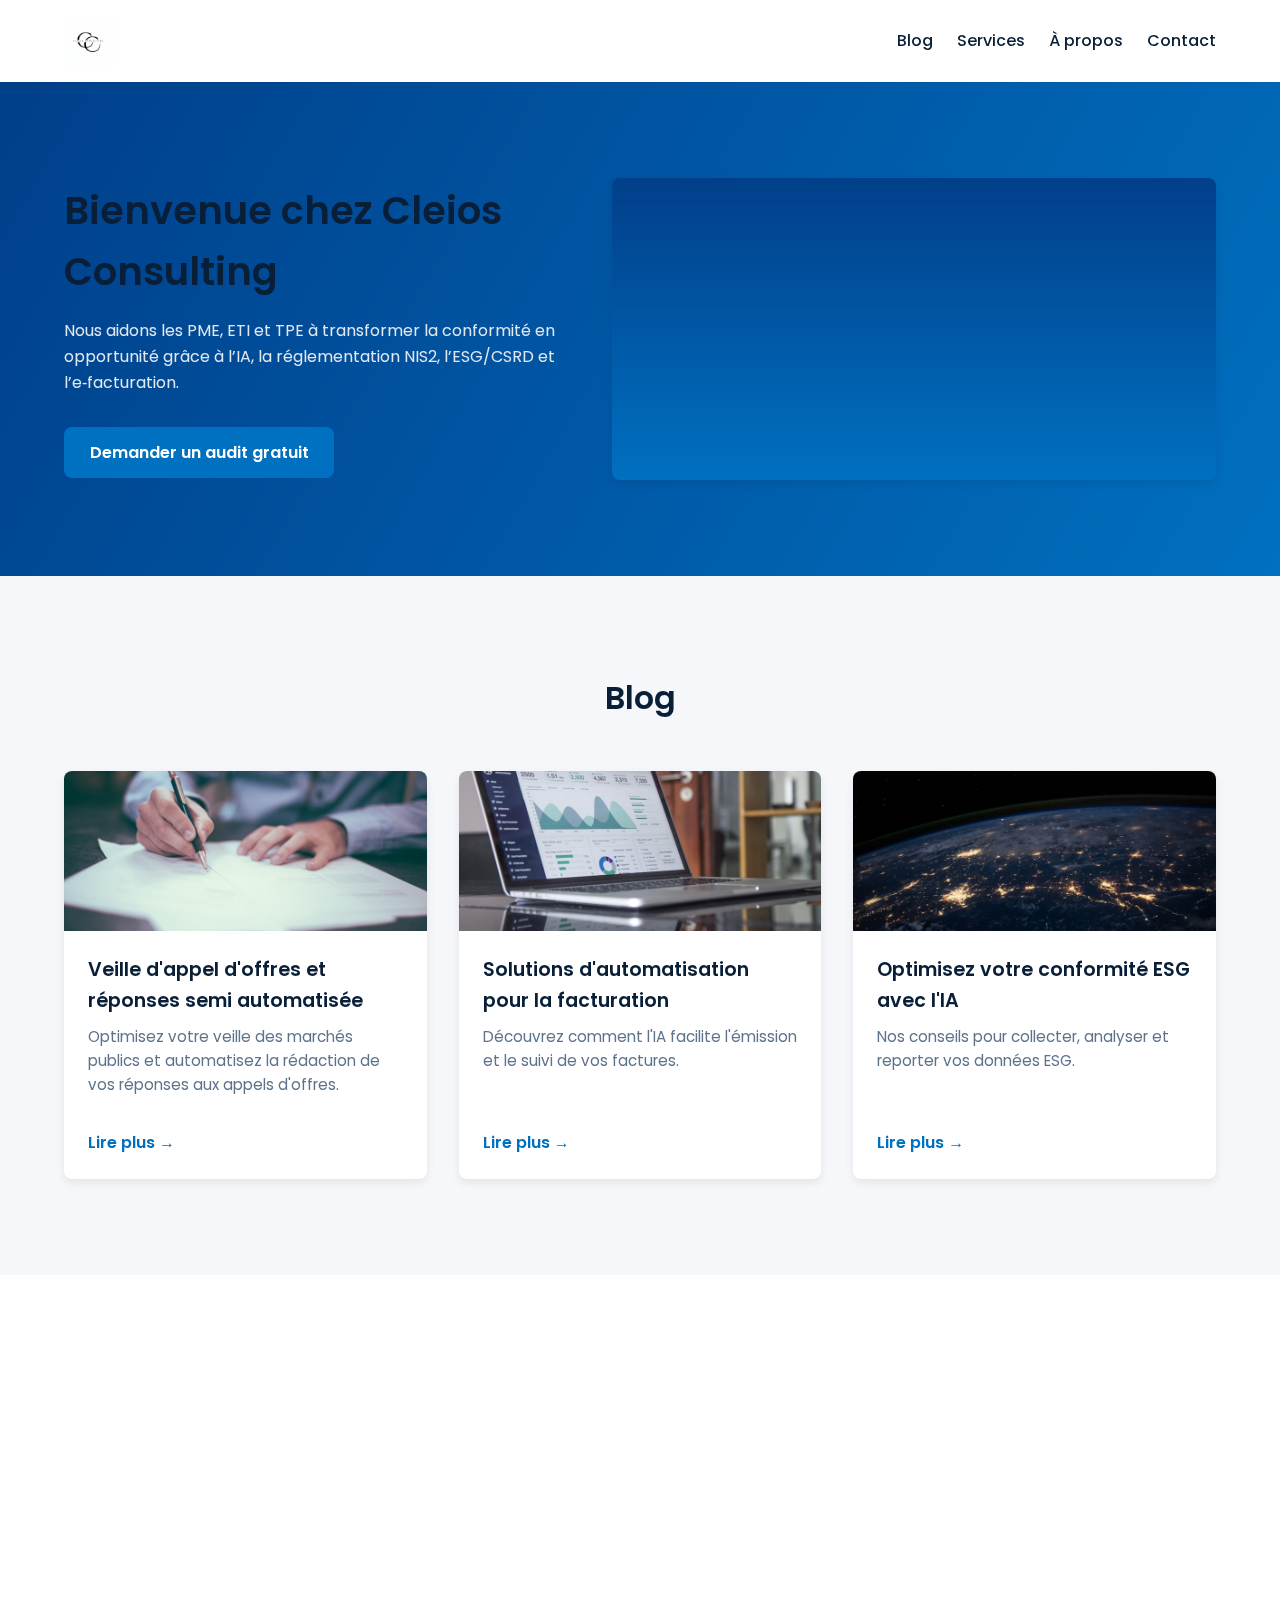
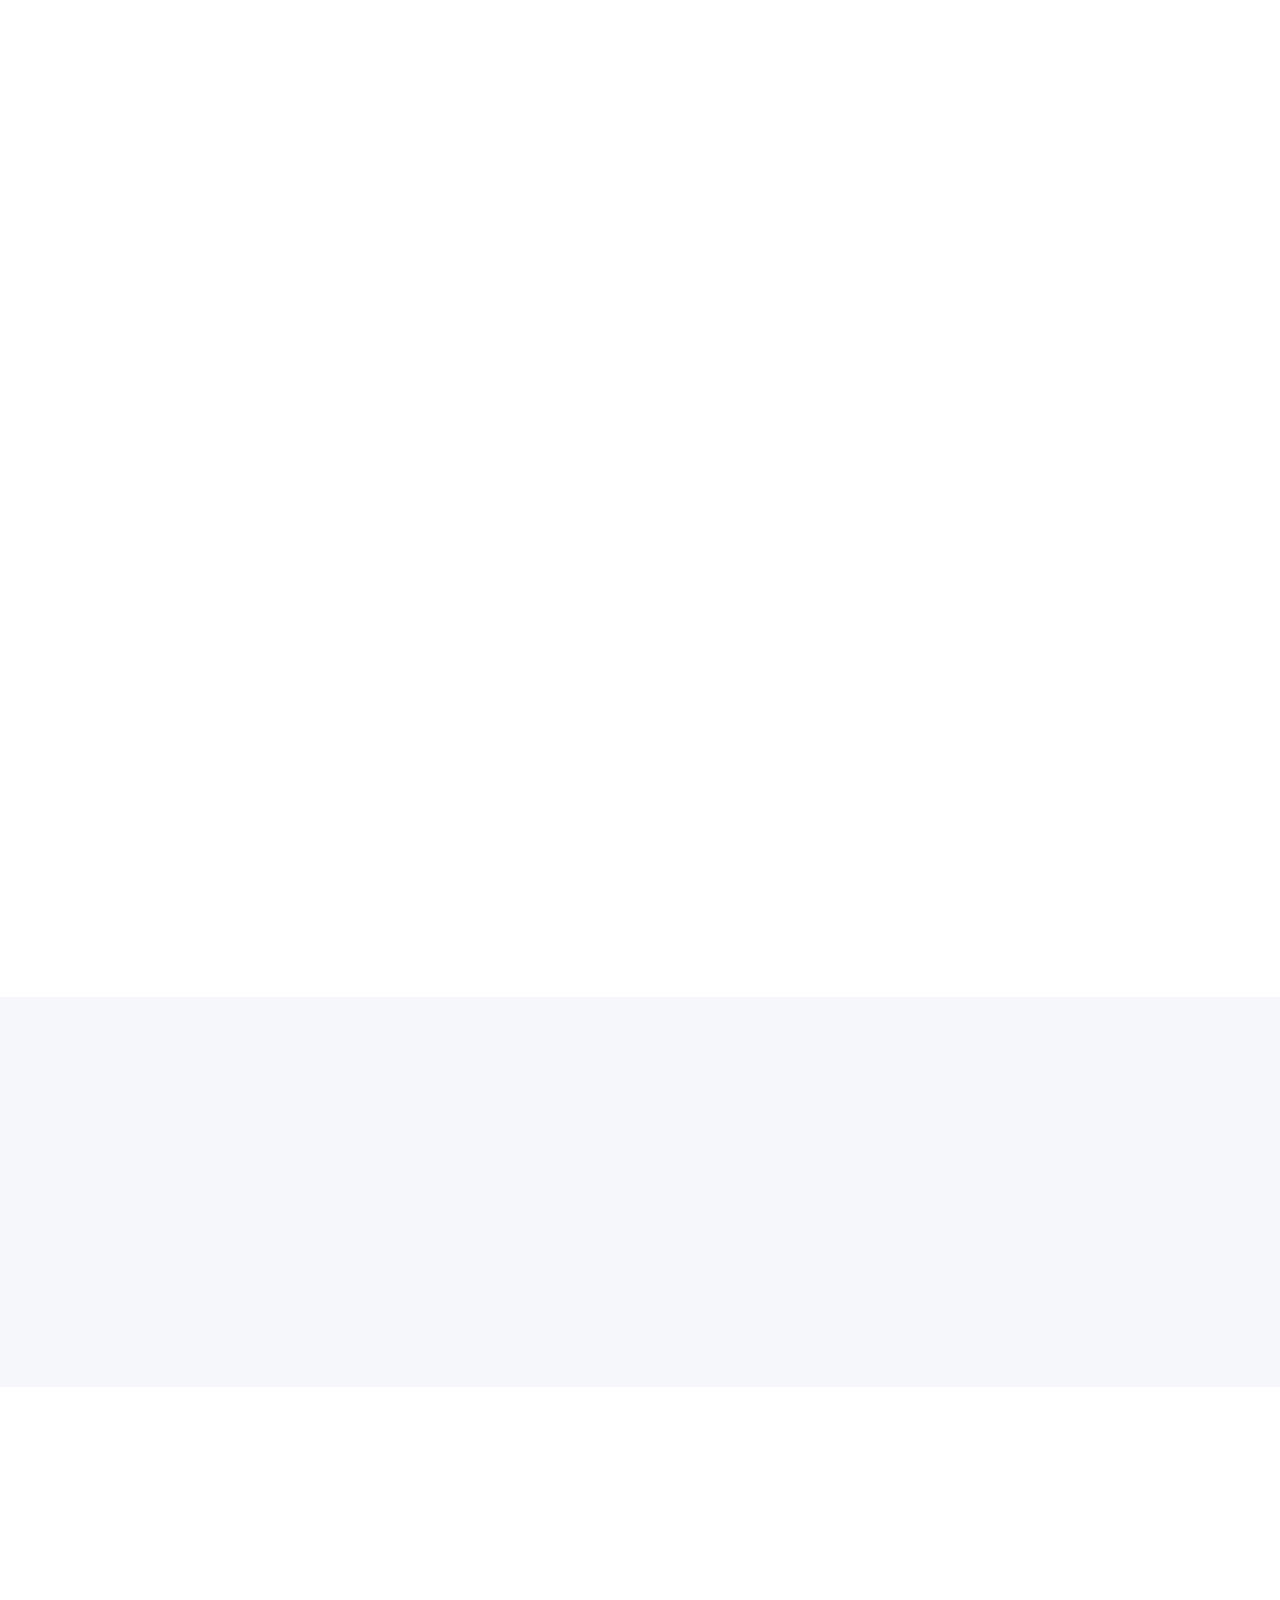
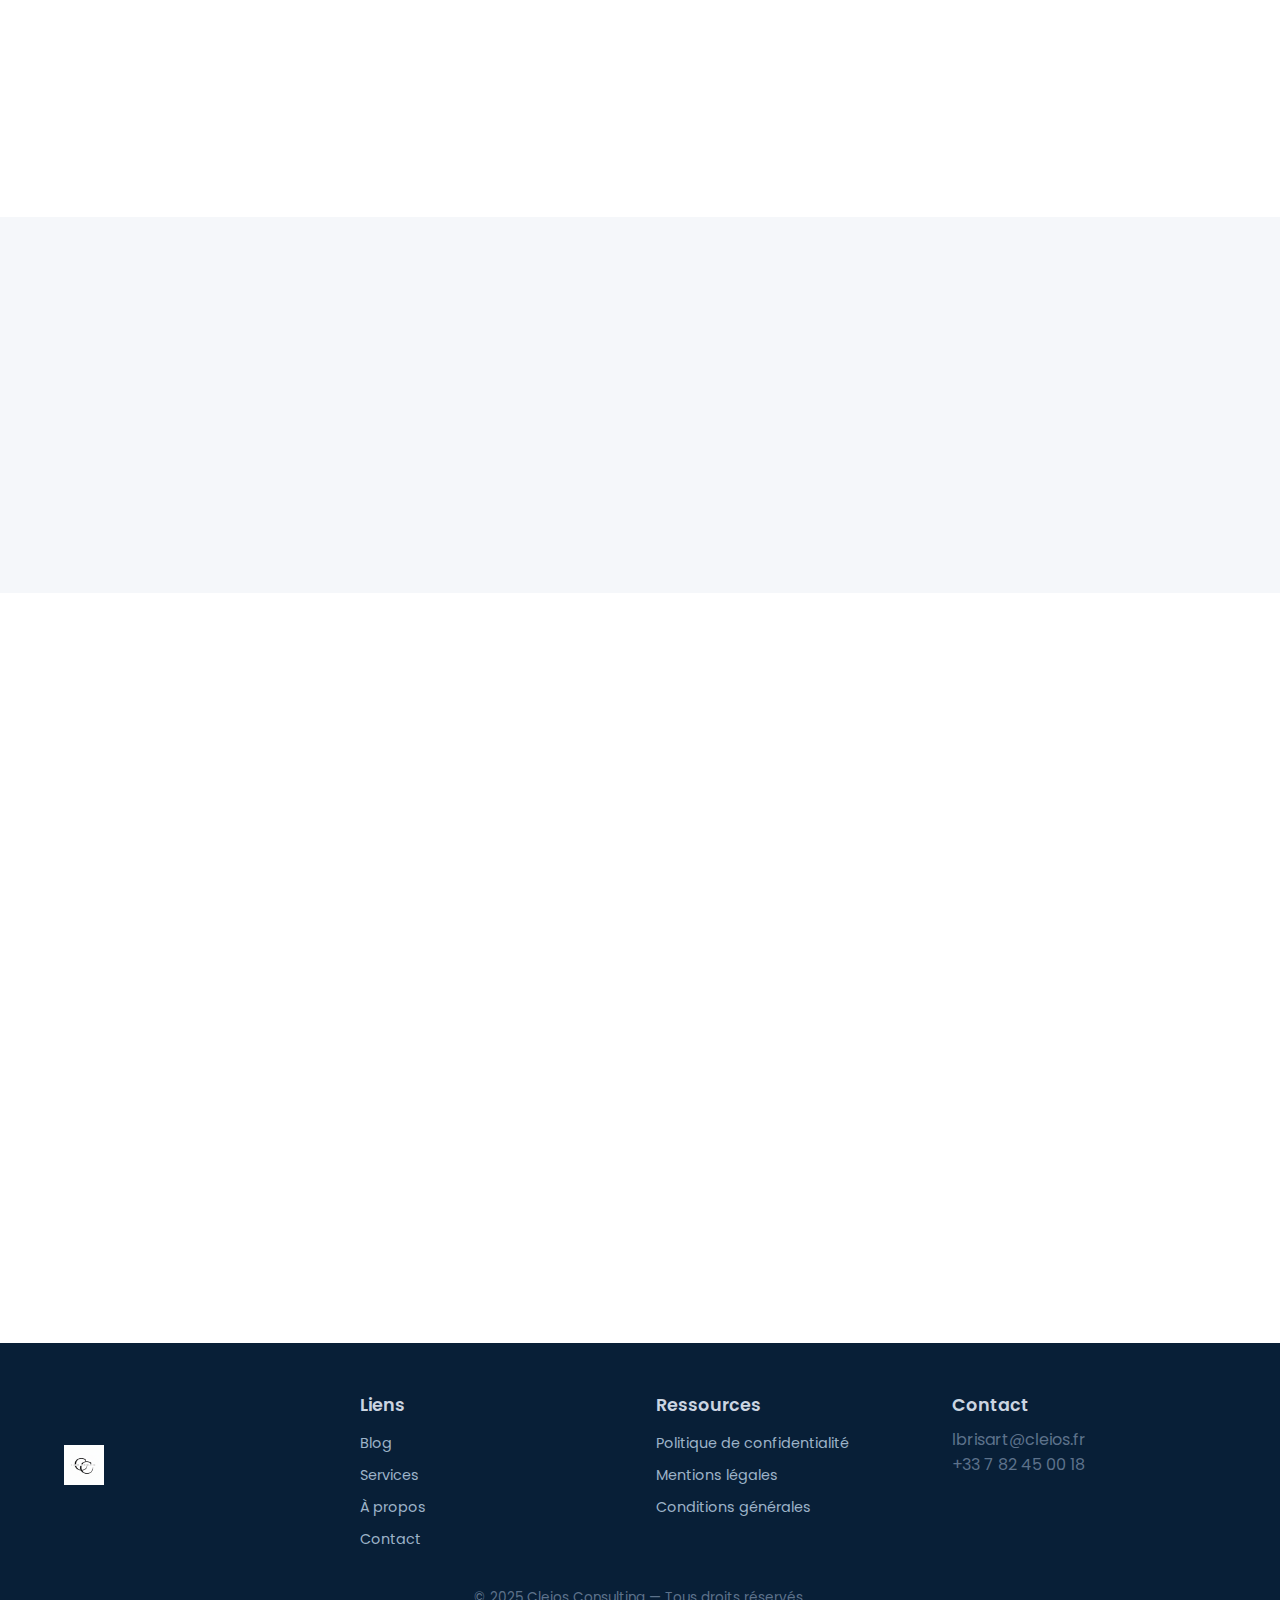
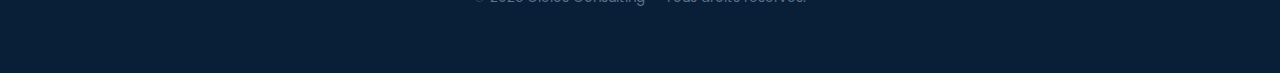
<file: index.html>
<!doctype html>
<html lang="fr">
  <head>
    <meta charset="utf-8" />
    <meta name="viewport" content="width=device-width, initial-scale=1" />
    <title>CLEIOS Consulting</title>
    <meta
      name="description"
      content="Cabinet spécialisé dans le déploiement de solutions de veille automatisée d'appels d'offres"
    />
    <link rel="canonical" href="https://cleios.fr/" />
    <link rel="icon" type="image/png" href="cleios.png" />
    <link rel="shortcut icon" type="image/png" href="cleios.png" />
    <link
      href="https://fonts.googleapis.com/css2?family=Poppins:wght@400;500;600;700&display=swap"
      rel="stylesheet"
    />
    <link
      rel="stylesheet"
      href="https://cdnjs.cloudflare.com/ajax/libs/font-awesome/5.15.4/css/all.min.css"
      integrity="sha512-dyZ8kNqD7G4jNxGpJ9TWwfz5e5B05Pl8QOcpN1WxNsreK3FvXUuq21KIcb7HxF6GKuxA3HZgTIYq06Ozkp56aQ=="
      crossorigin="anonymous"
      referrerpolicy="no-referrer"
    />
    <link
      rel="stylesheet"
      href="https://unpkg.com/aos@2.3.4/dist/aos.css"
    />
    <link rel="stylesheet" href="deluxe_styles.css" />
  </head>
  <body>
    <!-- Navigation -->
    <header class="site-header">
      <div class="container nav-wrapper">
        <div class="logo"><img src="cleios.png" alt="Cleios Consulting" style="max-height: 50px; width: auto;" /></div>
        <nav class="nav-menu">
          <ul>
            <li><a href="#blog">Blog</a></li>
            <li><a href="#services">Services</a></li>
            <li><a href="#about">À propos</a></li>
            <li><a href="#contact">Contact</a></li>
          </ul>
        </nav>
      </div>
    </header>

    <!-- Hero -->
    <section class="hero-split">
      <div class="container hero-grid">
        <div class="hero-text" data-aos="fade-right">
          <h1>Bienvenue chez Cleios Consulting</h1>
          <p>
            Nous aidons les PME, ETI et TPE à transformer la conformité en
            opportunité grâce à l’IA, la réglementation NIS2, l’ESG/CSRD et
            l’e‑facturation.
          </p>
          <a href="#contact" class="btn btn-primary">Demander un audit gratuit</a>
        </div>
        <div class="hero-visual" data-aos="fade-left">
          <img src="custom_hero.png" alt="Analyse de données" />
        </div>
      </div>
    </section>

    <!-- Blog Section -->
    <section id="blog" class="blog-section">
      <div class="container">
        <h2 data-aos="fade-up">Blog</h2>
        <div class="blog-grid">
          <article class="blog-card" data-aos="fade-up" data-aos-delay="0">
            <div class="blog-thumb">
              <img src="custom_blog3.png" alt="Veille d'appel d'offres" />
            </div>
            <div class="blog-info">
              <h3>Veille d'appel d'offres et réponses semi automatisée</h3>
              <p>Optimisez votre veille des marchés publics et automatisez la rédaction de vos réponses aux appels d'offres.</p>
              <a href="blog-veille-appel-offres.html" class="read-more">Lire plus&nbsp;→</a>
            </div>
          </article>
          <article class="blog-card" data-aos="fade-up" data-aos-delay="100">
            <div class="blog-thumb">
              <img src="custom_blog1.png" alt="Automatisation de la facturation" />
            </div>
            <div class="blog-info">
              <h3>Solutions d'automatisation pour la facturation</h3>
              <p>Découvrez comment l'IA facilite l'émission et le suivi de vos factures.</p>
              <a href="blog-automatisation-facturation.html" class="read-more">Lire plus&nbsp;→</a>
            </div>
          </article>
          <article class="blog-card" data-aos="fade-up" data-aos-delay="200">
            <div class="blog-thumb">
              <img src="custom_blog2.png" alt="Conformité ESG" />
            </div>
            <div class="blog-info">
              <h3>Optimisez votre conformité ESG avec l'IA</h3>
              <p>Nos conseils pour collecter, analyser et reporter vos données ESG.</p>
              <a href="blog-conformite-esg.html" class="read-more">Lire plus&nbsp;→</a>
            </div>
          </article>
        </div>
      </div>
    </section>

    <!-- Services Section -->
    <section id="services" class="deluxe-services">
      <div class="container">
        <h2 data-aos="fade-up">Nos services</h2>
        <div class="service-list">
          <div class="service-item" data-aos="fade-right">
            <div class="service-img">
              <img src="custom_service1.png" alt="ESG Compliance Consulting" />
            </div>
            <div class="service-text">
              <h3>ESG Compliance Consulting</h3>
              <p>
                Conseil stratégique ESG/CSRD, automatisation du reporting durable
                et modélisation de l’impact pour transformer vos engagements RSE en
                avantage concurrentiel.
              </p>
              <a href="#contact" class="btn btn-outline">Réserver</a>
            </div>
          </div>
          <div class="service-item" data-aos="fade-left" data-aos-delay="100">
            <div class="service-img">
              <img src="custom_service2.png" alt="E‑Invoicing Solutions" />
            </div>
            <div class="service-text">
              <h3>E‑Invoicing Solutions</h3>
              <p>
                Mise en œuvre de la facturation électronique selon les standards
                PEPPOL et RO e‑Factura. Intégration et automatisation de votre
                cycle de facturation.
              </p>
              <a href="#contact" class="btn btn-outline">Réserver</a>
            </div>
          </div>
          <div class="service-item" data-aos="fade-right" data-aos-delay="200">
            <div class="service-img">
              <img src="custom_service3.png" alt="IA‑Powered Automation" />
            </div>
            <div class="service-text">
              <h3>IA‑Powered Automation</h3>
              <p>
                Automatisation de la conformité et de vos processus grâce à
                l’intelligence artificielle : chatbots, génération de documents,
                analyses prédictives.
              </p>
              <a href="#contact" class="btn btn-outline">Réserver</a>
            </div>
          </div>
        </div>
      </div>
    </section>

    <!-- About Section -->
    <section id="about" class="deluxe-about">
      <div class="container">
        <h2 data-aos="fade-up">Qui sommes‑nous ?</h2>
        <p data-aos="fade-up" data-aos-delay="100">
          Cleios Consulting accompagne les entreprises européennes à chaque étape
          de leur conformité : analyse, stratégie, mise en œuvre et
          automatisation. Nos consultants allient expertise réglementaire et
          solutions technologiques pour transformer des obligations en
          opportunités, de la cybersécurité à la durabilité en passant par
          l’e‑facturation.
        </p>
      </div>
    </section>

    <!-- AI Section -->
    <section class="deluxe-ai">
      <div class="container ai-flex">
        <div class="ai-img" data-aos="zoom-in">
          <img src="custom_service2.png" alt="IA Automation" />
        </div>
        <div class="ai-text" data-aos="fade-left">
          <h3>Automatisation assistée par IA</h3>
          <p>
            Profitez de nos solutions basées sur l’IA pour automatiser vos
            process de conformité, générer des rapports et créer des offres
            personnalisées. Un assistant virtuel intégré répond à vos clients
            24/7 et collecte les informations nécessaires pour construire une
            proposition en temps réel.
          </p>
          <a href="#assistant" class="btn btn-primary">Découvrir l’assistant</a>
        </div>
      </div>
    </section>

    <!-- Assistant Section -->
    <section id="assistant" class="deluxe-assistant">
      <div class="container">
        <h2 data-aos="fade-up">Assistant IA Cleios</h2>
        <p data-aos="fade-up" data-aos-delay="100">
          Interagissez avec notre assistant intelligent pour obtenir des
          informations instantanées, explorer nos offres ou réaliser un audit
          préalable. Votre clé API est protégée via un Worker Cloudflare et
          n’est jamais exposée dans le navigateur.
        </p>
        <div id="ai-widget" data-aos="fade-up" data-aos-delay="200"></div>
      </div>
    </section>

    <!-- Contact Section -->
    <section id="contact" class="deluxe-contact">
      <div class="container">
        <h2 data-aos="fade-up">Contactez‑nous</h2>
        <p data-aos="fade-up" data-aos-delay="100">
          Besoin d’un accompagnement sur mesure ? Laissez‑nous vos coordonnées
          et un consultant vous recontactera sous 24 h.
        </p>
        <form
          action="https://formspree.io/f/xpwokgvy"
          method="POST"
          class="contact-form"
          data-aos="fade-up"
          data-aos-delay="200"
          id="contact-form"
        >
          <input type="text" name="Nom" placeholder="Nom" required />
          <input
            type="text"
            name="Entreprise"
            placeholder="Entreprise"
          />
          <input type="email" name="email" placeholder="Email" required />
          <textarea
            name="Message"
            placeholder="Votre message"
            required
          ></textarea>
          <button type="submit" class="btn btn-primary">Envoyer</button>
          <div id="form-status" style="display: none; margin-top: 1rem; padding: 1rem; border-radius: 0.5rem;"></div>
        </form>
      </div>
    </section>

    <!-- Footer -->
    <footer class="site-footer">
      <div class="container footer-grid">
        <div class="footer-logo"><img src="cleios.png" alt="Cleios Consulting" style="max-height: 40px; width: auto;" /></div>
        <div class="footer-col">
          <h4>Liens</h4>
          <ul>
            <li><a href="#blog">Blog</a></li>
            <li><a href="#services">Services</a></li>
            <li><a href="#about">À propos</a></li>
            <li><a href="#contact">Contact</a></li>
          </ul>
        </div>
        <div class="footer-col">
          <h4>Ressources</h4>
          <ul>
            <li><a href="politique-confidentialite.html">Politique de confidentialité</a></li>
            <li><a href="mentions-legales.html">Mentions légales</a></li>
            <li><a href="conditions-generales.html">Conditions générales</a></li>
          </ul>
        </div>
        <div class="footer-col">
          <h4>Contact</h4>
          <p>lbrisart@cleios.fr<br />+33 7 82 45 00 18</p>
        </div>
      </div>
      <div class="container copyright">
        <p>© 2025 Cleios Consulting — Tous droits réservés.</p>
      </div>
    </footer>

    <script src="https://unpkg.com/aos@2.3.4/dist/aos.js"></script>
    <script>
      AOS.init({ once: true, duration: 800 });
    </script>
    <script src="app.js"></script>
    <script src="ai-widget.js"></script>
    <script>
      // Gestion du formulaire de contact
      document.getElementById('contact-form').addEventListener('submit', function(e) {
        e.preventDefault();
        const form = this;
        const statusDiv = document.getElementById('form-status');
        const submitButton = form.querySelector('button[type="submit"]');
        
        // Désactiver le bouton pendant l'envoi
        submitButton.disabled = true;
        submitButton.textContent = 'Envoi en cours...';
        statusDiv.style.display = 'none';
        
        // Envoyer le formulaire
        fetch(form.action, {
          method: form.method,
          body: new FormData(form),
          headers: {
            'Accept': 'application/json'
          }
        }).then(response => {
          if (response.ok) {
            statusDiv.style.display = 'block';
            statusDiv.style.backgroundColor = '#d4edda';
            statusDiv.style.color = '#155724';
            statusDiv.style.border = '1px solid #c3e6cb';
            statusDiv.textContent = '✓ Message envoyé avec succès ! Nous vous recontacterons sous 24h.';
            form.reset();
          } else {
            throw new Error('Erreur lors de l\'envoi');
          }
        }).catch(error => {
          statusDiv.style.display = 'block';
          statusDiv.style.backgroundColor = '#f8d7da';
          statusDiv.style.color = '#721c24';
          statusDiv.style.border = '1px solid #f5c6cb';
          statusDiv.textContent = '✗ Une erreur est survenue. Veuillez réessayer ou nous contacter directement.';
        }).finally(() => {
          submitButton.disabled = false;
          submitButton.textContent = 'Envoyer';
        });
      });
    </script>
  </body>
</html>
</file>
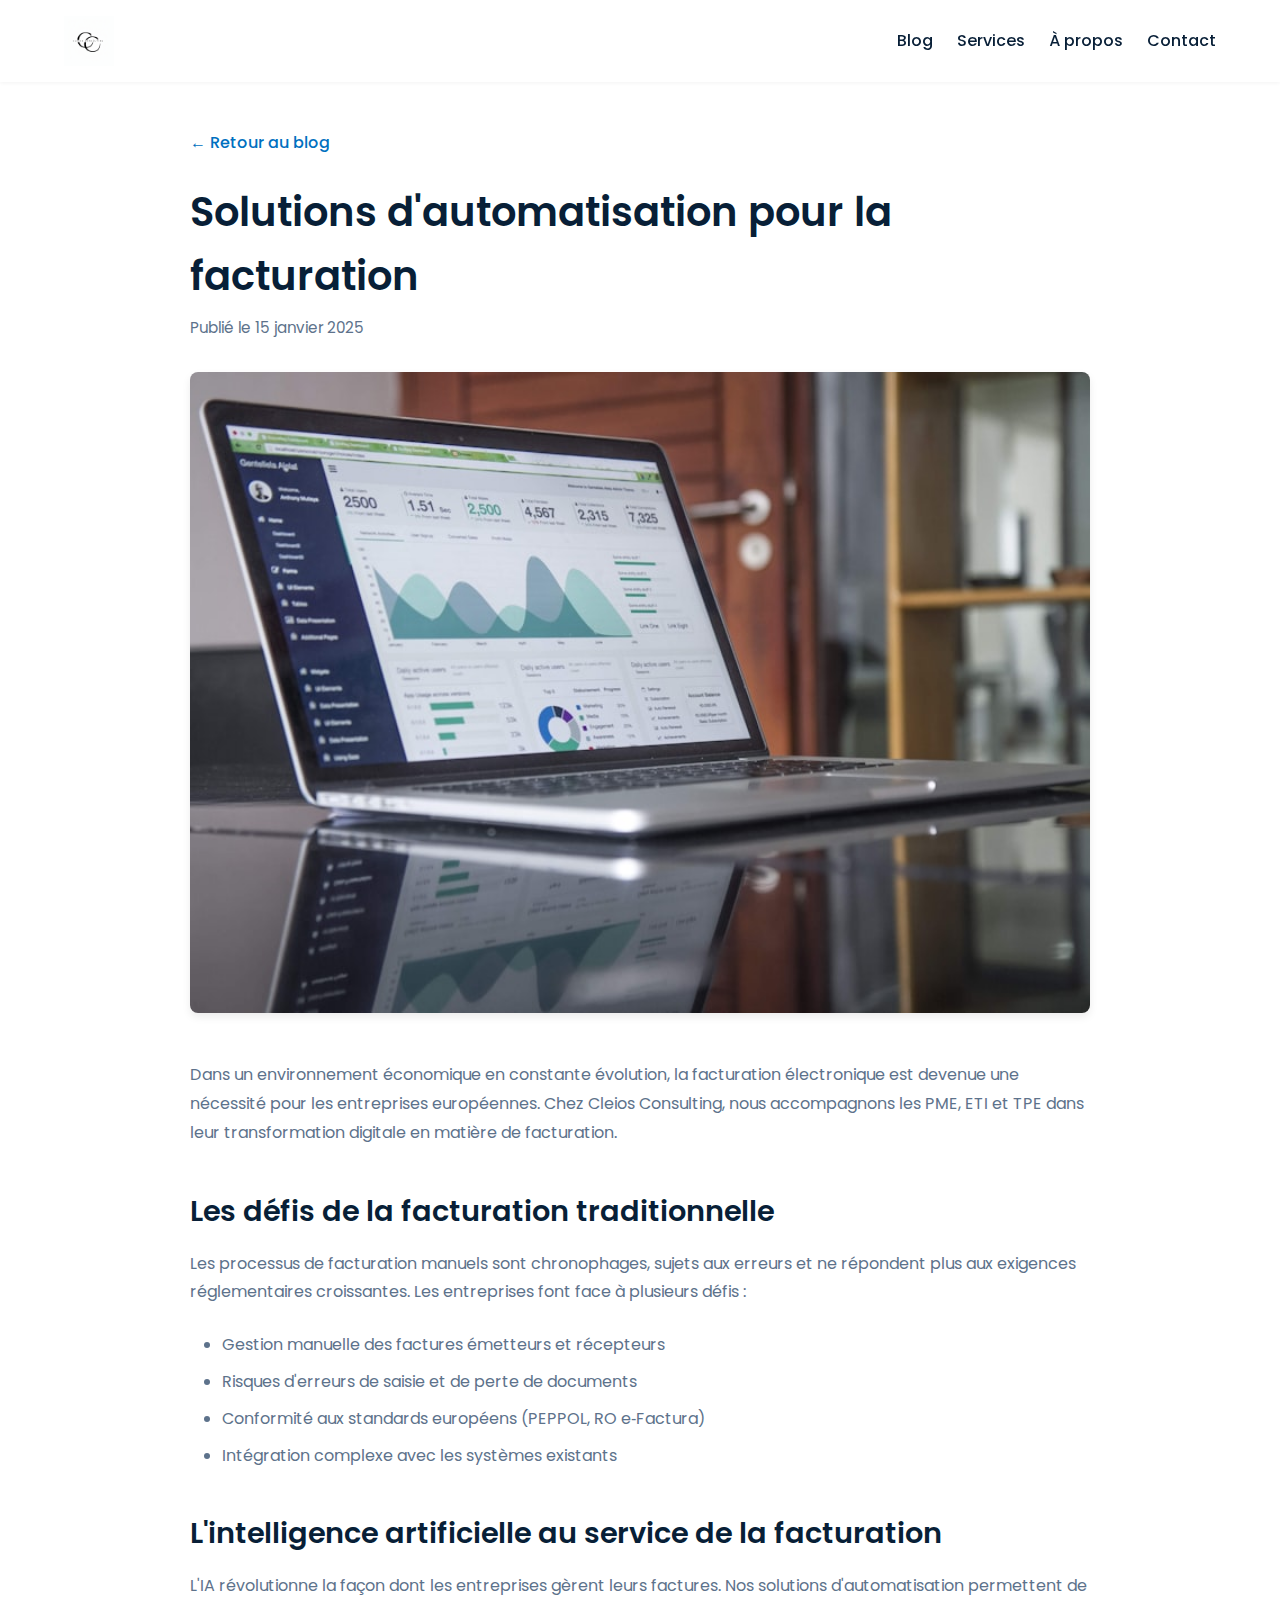
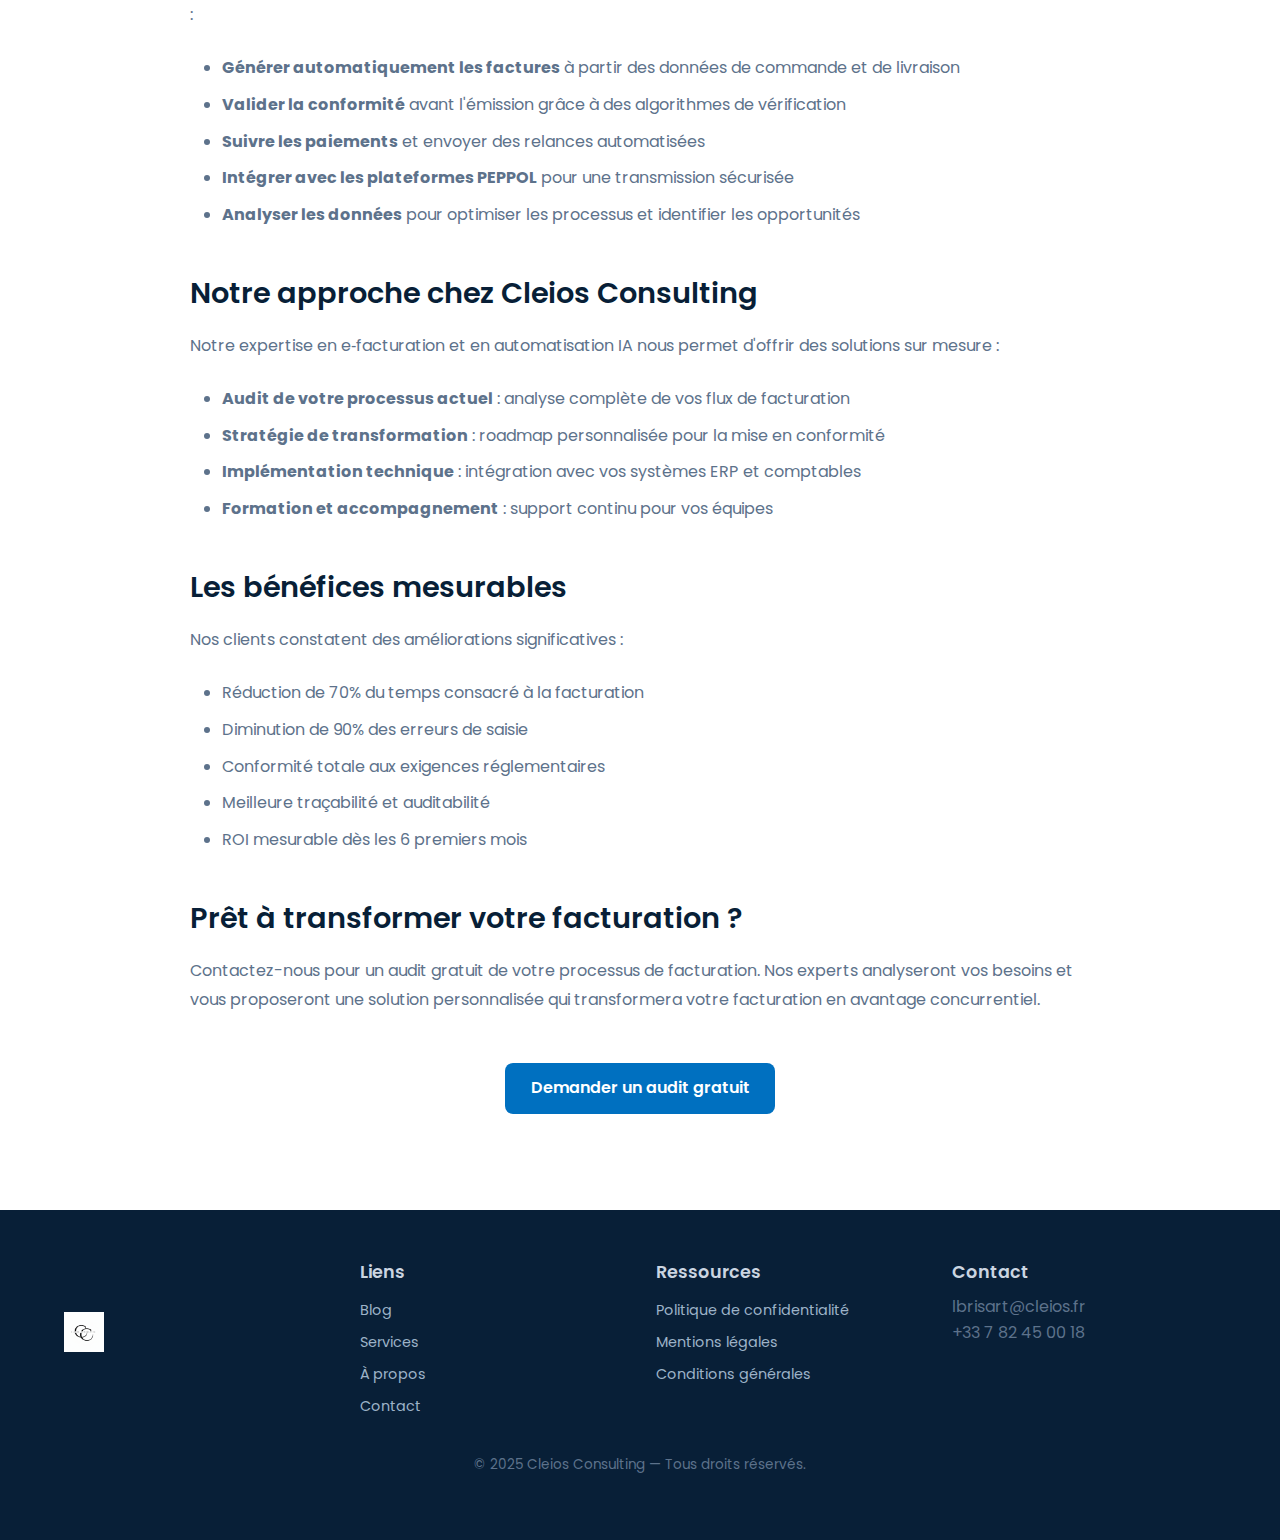
<file: blog-automatisation-facturation.html>
<!doctype html>
<html lang="fr">
  <head>
    <meta charset="utf-8" />
    <meta name="viewport" content="width=device-width, initial-scale=1" />
    <title>Solutions d'automatisation pour la facturation — Cleios Consulting</title>
    <meta
      name="description"
      content="Découvrez comment l'intelligence artificielle facilite l'émission et le suivi de vos factures, transformant votre processus de facturation en opportunité d'efficacité."
    />
    <link rel="canonical" href="https://cleios.fr/blog-automatisation-facturation.html" />
    <link rel="icon" type="image/png" href="cleios.png" />
    <link rel="shortcut icon" type="image/png" href="cleios.png" />
    <link
      href="https://fonts.googleapis.com/css2?family=Poppins:wght@400;500;600;700&display=swap"
      rel="stylesheet"
    />
    <link
      rel="stylesheet"
      href="https://cdnjs.cloudflare.com/ajax/libs/font-awesome/5.15.4/css/all.min.css"
      integrity="sha512-dyZ8kNqD7G4jNxG TWwfz5e5B05Pl8QOcpN1WxNsreK3FvXUuq21KIcb7HxF6GKuxA3HZgTIYq06Ozkp56aQ=="
      crossorigin="anonymous"
      referrerpolicy="no-referrer"
    />
    <link
      rel="stylesheet"
      href="https://unpkg.com/aos@2.3.4/dist/aos.css"
    />
    <link rel="stylesheet" href="deluxe_styles.css" />
  </head>
  <body>
    <!-- Navigation -->
    <header class="site-header">
      <div class="container nav-wrapper">
        <div class="logo"><a href="index.html"><img src="cleios.png" alt="Cleios Consulting" style="max-height: 50px; width: auto;" /></a></div>
        <nav class="nav-menu">
          <ul>
            <li><a href="index.html#blog">Blog</a></li>
            <li><a href="index.html#services">Services</a></li>
            <li><a href="index.html#about">À propos</a></li>
            <li><a href="index.html#contact">Contact</a></li>
          </ul>
        </nav>
      </div>
    </header>

    <!-- Article -->
    <article class="blog-article">
      <div class="container">
        <div class="article-header">
          <a href="index.html#blog" class="back-link">← Retour au blog</a>
          <h1>Solutions d'automatisation pour la facturation</h1>
          <p class="article-meta">Publié le 15 janvier 2025</p>
        </div>
        
        <div class="article-image">
          <img src="custom_blog1.png" alt="Automatisation de la facturation" />
        </div>

        <div class="article-content">
          <p>
            Dans un environnement économique en constante évolution, la facturation électronique est devenue une nécessité pour les entreprises européennes. Chez Cleios Consulting, nous accompagnons les PME, ETI et TPE dans leur transformation digitale en matière de facturation.
          </p>

          <h2>Les défis de la facturation traditionnelle</h2>
          <p>
            Les processus de facturation manuels sont chronophages, sujets aux erreurs et ne répondent plus aux exigences réglementaires croissantes. Les entreprises font face à plusieurs défis :
          </p>
          <ul>
            <li>Gestion manuelle des factures émetteurs et récepteurs</li>
            <li>Risques d'erreurs de saisie et de perte de documents</li>
            <li>Conformité aux standards européens (PEPPOL, RO e‑Factura)</li>
            <li>Intégration complexe avec les systèmes existants</li>
          </ul>

          <h2>L'intelligence artificielle au service de la facturation</h2>
          <p>
            L'IA révolutionne la façon dont les entreprises gèrent leurs factures. Nos solutions d'automatisation permettent de :
          </p>
          <ul>
            <li><strong>Générer automatiquement les factures</strong> à partir des données de commande et de livraison</li>
            <li><strong>Valider la conformité</strong> avant l'émission grâce à des algorithmes de vérification</li>
            <li><strong>Suivre les paiements</strong> et envoyer des relances automatisées</li>
            <li><strong>Intégrer avec les plateformes PEPPOL</strong> pour une transmission sécurisée</li>
            <li><strong>Analyser les données</strong> pour optimiser les processus et identifier les opportunités</li>
          </ul>

          <h2>Notre approche chez Cleios Consulting</h2>
          <p>
            Notre expertise en e‑facturation et en automatisation IA nous permet d'offrir des solutions sur mesure :
          </p>
          <ul>
            <li><strong>Audit de votre processus actuel</strong> : analyse complète de vos flux de facturation</li>
            <li><strong>Stratégie de transformation</strong> : roadmap personnalisée pour la mise en conformité</li>
            <li><strong>Implémentation technique</strong> : intégration avec vos systèmes ERP et comptables</li>
            <li><strong>Formation et accompagnement</strong> : support continu pour vos équipes</li>
          </ul>

          <h2>Les bénéfices mesurables</h2>
          <p>
            Nos clients constatent des améliorations significatives :
          </p>
          <ul>
            <li>Réduction de 70% du temps consacré à la facturation</li>
            <li>Diminution de 90% des erreurs de saisie</li>
            <li>Conformité totale aux exigences réglementaires</li>
            <li>Meilleure traçabilité et auditabilité</li>
            <li>ROI mesurable dès les 6 premiers mois</li>
          </ul>

          <h2>Prêt à transformer votre facturation ?</h2>
          <p>
            Contactez-nous pour un audit gratuit de votre processus de facturation. Nos experts analyseront vos besoins et vous proposeront une solution personnalisée qui transformera votre facturation en avantage concurrentiel.
          </p>

          <div class="article-cta">
            <a href="index.html#contact" class="btn btn-primary">Demander un audit gratuit</a>
          </div>
        </div>
      </div>
    </article>

    <!-- Footer -->
    <footer class="site-footer">
      <div class="container footer-grid">
        <div class="footer-logo"><img src="cleios.png" alt="Cleios Consulting" style="max-height: 40px; width: auto;" /></div>
        <div class="footer-col">
          <h4>Liens</h4>
          <ul>
            <li><a href="index.html#blog">Blog</a></li>
            <li><a href="index.html#services">Services</a></li>
            <li><a href="index.html#about">À propos</a></li>
            <li><a href="index.html#contact">Contact</a></li>
          </ul>
        </div>
        <div class="footer-col">
          <h4>Ressources</h4>
          <ul>
            <li><a href="politique-confidentialite.html">Politique de confidentialité</a></li>
            <li><a href="mentions-legales.html">Mentions légales</a></li>
            <li><a href="conditions-generales.html">Conditions générales</a></li>
          </ul>
        </div>
        <div class="footer-col">
          <h4>Contact</h4>
          <p>lbrisart@cleios.fr<br />+33 7 82 45 00 18</p>
        </div>
      </div>
      <div class="container copyright">
        <p>© 2025 Cleios Consulting — Tous droits réservés.</p>
      </div>
    </footer>

    <script src="https://unpkg.com/aos@2.3.4/dist/aos.js"></script>
    <script>
      AOS.init({ once: true, duration: 800 });
    </script>
    <script src="app.js"></script>
  </body>
</html>
</file>
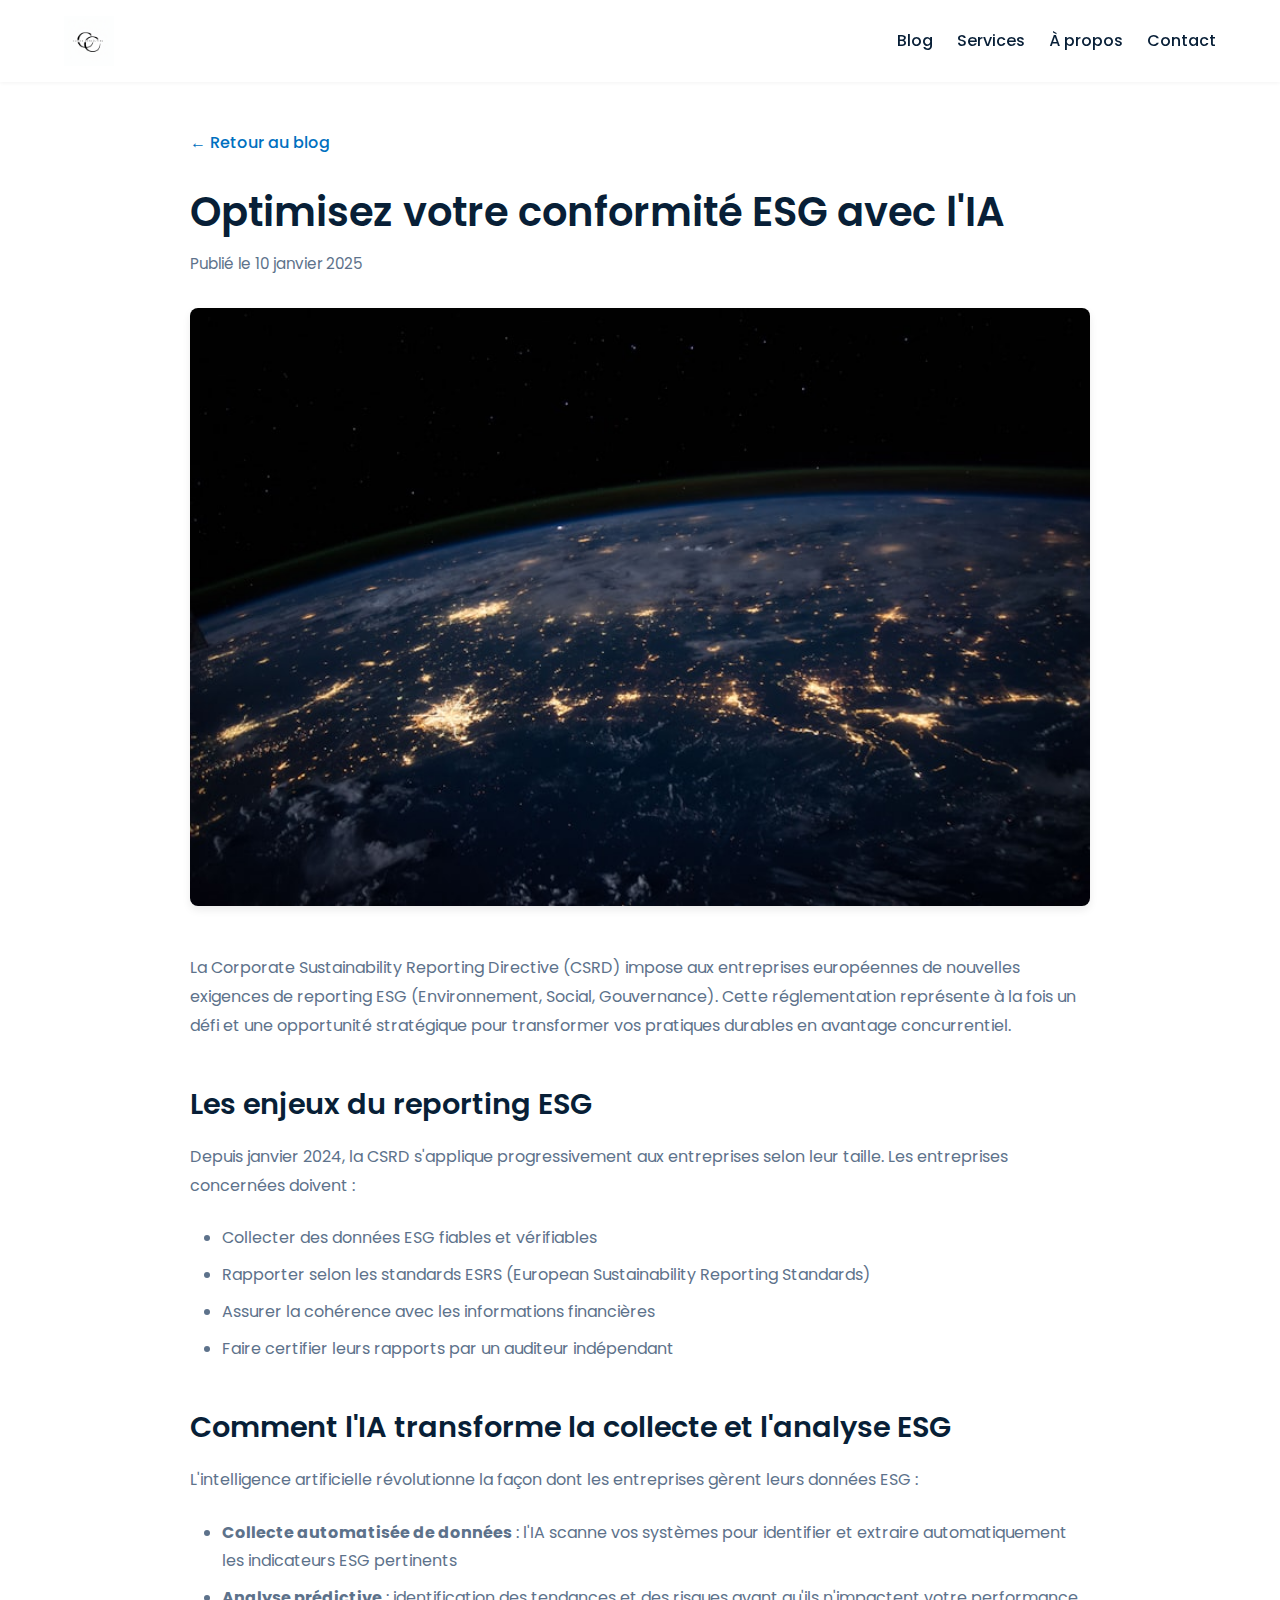
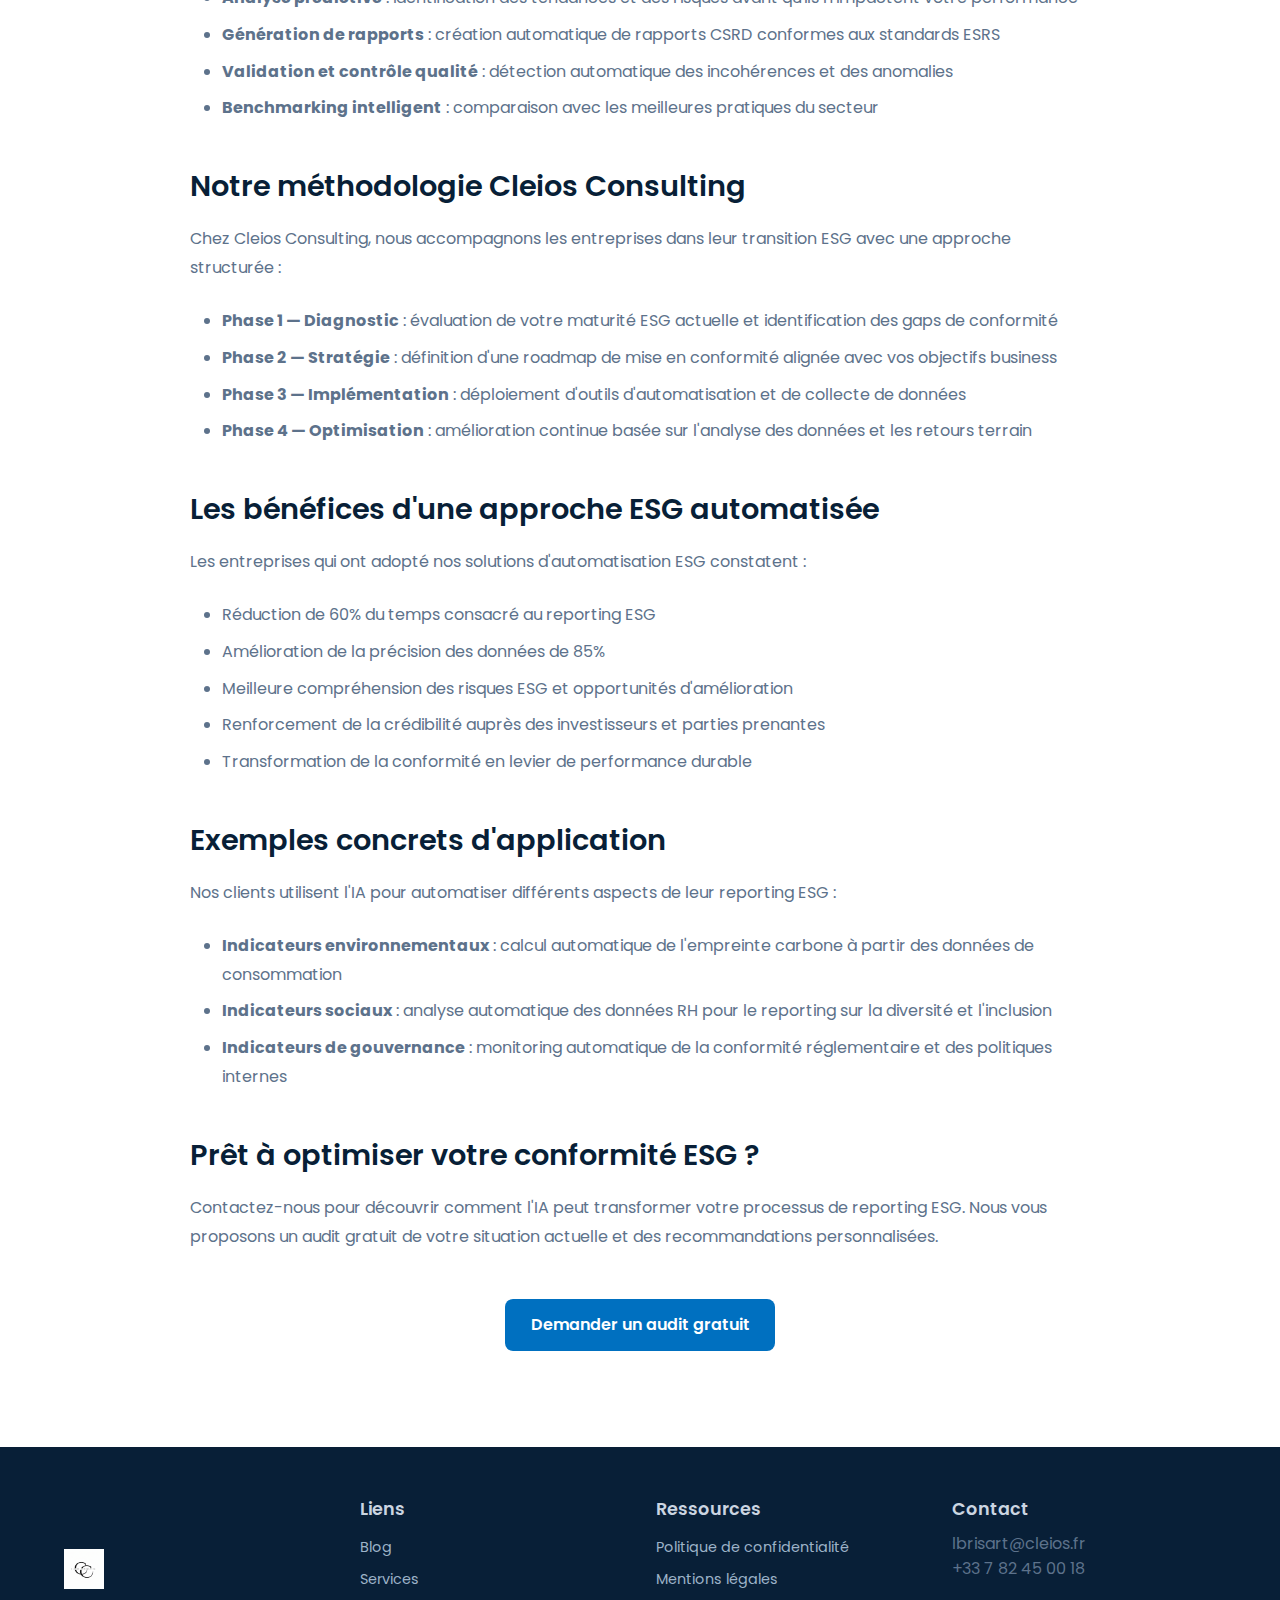
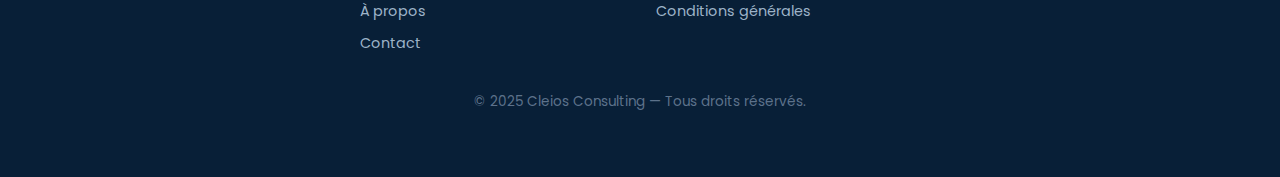
<file: blog-conformite-esg.html>
<!doctype html>
<html lang="fr">
  <head>
    <meta charset="utf-8" />
    <meta name="viewport" content="width=device-width, initial-scale=1" />
    <title>Optimisez votre conformité ESG avec l'IA — Cleios Consulting</title>
    <meta
      name="description"
      content="Nos conseils pour collecter, analyser et reporter vos données ESG grâce à l'intelligence artificielle. Transformez votre conformité CSRD en avantage stratégique."
    />
    <link rel="canonical" href="https://cleios.fr/blog-conformite-esg.html" />
    <link
      href="https://fonts.googleapis.com/css2?family=Poppins:wght@400;500;600;700&display=swap"
      rel="stylesheet"
    />
    <link
      rel="stylesheet"
      href="https://cdnjs.cloudflare.com/ajax/libs/font-awesome/5.15.4/css/all.min.css"
      integrity="sha512-dyZ8kNqD7G4jNxG TWwfz5e5B05Pl8QOcpN1WxNsreK3FvXUuq21KIcb7HxF6GKuxA3HZgTIYq06Ozkp56aQ=="
      crossorigin="anonymous"
      referrerpolicy="no-referrer"
    />
    <link
      rel="stylesheet"
      href="https://unpkg.com/aos@2.3.4/dist/aos.css"
    />
    <link rel="stylesheet" href="deluxe_styles.css" />
  </head>
  <body>
    <!-- Navigation -->
    <header class="site-header">
      <div class="container nav-wrapper">
        <div class="logo"><a href="index.html"><img src="cleios.png" alt="Cleios Consulting" style="max-height: 50px; width: auto;" /></a></div>
        <nav class="nav-menu">
          <ul>
            <li><a href="index.html#blog">Blog</a></li>
            <li><a href="index.html#services">Services</a></li>
            <li><a href="index.html#about">À propos</a></li>
            <li><a href="index.html#contact">Contact</a></li>
          </ul>
        </nav>
      </div>
    </header>

    <!-- Article -->
    <article class="blog-article">
      <div class="container">
        <div class="article-header">
          <a href="index.html#blog" class="back-link">← Retour au blog</a>
          <h1>Optimisez votre conformité ESG avec l'IA</h1>
          <p class="article-meta">Publié le 10 janvier 2025</p>
        </div>
        
        <div class="article-image">
          <img src="custom_blog2.png" alt="Conformité ESG" />
        </div>

        <div class="article-content">
          <p>
            La Corporate Sustainability Reporting Directive (CSRD) impose aux entreprises européennes de nouvelles exigences de reporting ESG (Environnement, Social, Gouvernance). Cette réglementation représente à la fois un défi et une opportunité stratégique pour transformer vos pratiques durables en avantage concurrentiel.
          </p>

          <h2>Les enjeux du reporting ESG</h2>
          <p>
            Depuis janvier 2024, la CSRD s'applique progressivement aux entreprises selon leur taille. Les entreprises concernées doivent :
          </p>
          <ul>
            <li>Collecter des données ESG fiables et vérifiables</li>
            <li>Rapporter selon les standards ESRS (European Sustainability Reporting Standards)</li>
            <li>Assurer la cohérence avec les informations financières</li>
            <li>Faire certifier leurs rapports par un auditeur indépendant</li>
          </ul>

          <h2>Comment l'IA transforme la collecte et l'analyse ESG</h2>
          <p>
            L'intelligence artificielle révolutionne la façon dont les entreprises gèrent leurs données ESG :
          </p>
          <ul>
            <li><strong>Collecte automatisée de données</strong> : l'IA scanne vos systèmes pour identifier et extraire automatiquement les indicateurs ESG pertinents</li>
            <li><strong>Analyse prédictive</strong> : identification des tendances et des risques avant qu'ils n'impactent votre performance</li>
            <li><strong>Génération de rapports</strong> : création automatique de rapports CSRD conformes aux standards ESRS</li>
            <li><strong>Validation et contrôle qualité</strong> : détection automatique des incohérences et des anomalies</li>
            <li><strong>Benchmarking intelligent</strong> : comparaison avec les meilleures pratiques du secteur</li>
          </ul>

          <h2>Notre méthodologie Cleios Consulting</h2>
          <p>
            Chez Cleios Consulting, nous accompagnons les entreprises dans leur transition ESG avec une approche structurée :
          </p>
          <ul>
            <li><strong>Phase 1 — Diagnostic</strong> : évaluation de votre maturité ESG actuelle et identification des gaps de conformité</li>
            <li><strong>Phase 2 — Stratégie</strong> : définition d'une roadmap de mise en conformité alignée avec vos objectifs business</li>
            <li><strong>Phase 3 — Implémentation</strong> : déploiement d'outils d'automatisation et de collecte de données</li>
            <li><strong>Phase 4 — Optimisation</strong> : amélioration continue basée sur l'analyse des données et les retours terrain</li>
          </ul>

          <h2>Les bénéfices d'une approche ESG automatisée</h2>
          <p>
            Les entreprises qui ont adopté nos solutions d'automatisation ESG constatent :
          </p>
          <ul>
            <li>Réduction de 60% du temps consacré au reporting ESG</li>
            <li>Amélioration de la précision des données de 85%</li>
            <li>Meilleure compréhension des risques ESG et opportunités d'amélioration</li>
            <li>Renforcement de la crédibilité auprès des investisseurs et parties prenantes</li>
            <li>Transformation de la conformité en levier de performance durable</li>
          </ul>

          <h2>Exemples concrets d'application</h2>
          <p>
            Nos clients utilisent l'IA pour automatiser différents aspects de leur reporting ESG :
          </p>
          <ul>
            <li><strong>Indicateurs environnementaux</strong> : calcul automatique de l'empreinte carbone à partir des données de consommation</li>
            <li><strong>Indicateurs sociaux</strong> : analyse automatique des données RH pour le reporting sur la diversité et l'inclusion</li>
            <li><strong>Indicateurs de gouvernance</strong> : monitoring automatique de la conformité réglementaire et des politiques internes</li>
          </ul>

          <h2>Prêt à optimiser votre conformité ESG ?</h2>
          <p>
            Contactez-nous pour découvrir comment l'IA peut transformer votre processus de reporting ESG. Nous vous proposons un audit gratuit de votre situation actuelle et des recommandations personnalisées.
          </p>

          <div class="article-cta">
            <a href="index.html#contact" class="btn btn-primary">Demander un audit gratuit</a>
          </div>
        </div>
      </div>
    </article>

    <!-- Footer -->
    <footer class="site-footer">
      <div class="container footer-grid">
        <div class="footer-logo"><img src="cleios.png" alt="Cleios Consulting" style="max-height: 40px; width: auto;" /></div>
        <div class="footer-col">
          <h4>Liens</h4>
          <ul>
            <li><a href="index.html#blog">Blog</a></li>
            <li><a href="index.html#services">Services</a></li>
            <li><a href="index.html#about">À propos</a></li>
            <li><a href="index.html#contact">Contact</a></li>
          </ul>
        </div>
        <div class="footer-col">
          <h4>Ressources</h4>
          <ul>
            <li><a href="politique-confidentialite.html">Politique de confidentialité</a></li>
            <li><a href="mentions-legales.html">Mentions légales</a></li>
            <li><a href="conditions-generales.html">Conditions générales</a></li>
          </ul>
        </div>
        <div class="footer-col">
          <h4>Contact</h4>
          <p>lbrisart@cleios.fr<br />+33 7 82 45 00 18</p>
        </div>
      </div>
      <div class="container copyright">
        <p>© 2025 Cleios Consulting — Tous droits réservés.</p>
      </div>
    </footer>

    <script src="https://unpkg.com/aos@2.3.4/dist/aos.js"></script>
    <script>
      AOS.init({ once: true, duration: 800 });
    </script>
    <script src="app.js"></script>
  </body>
</html>
</file>
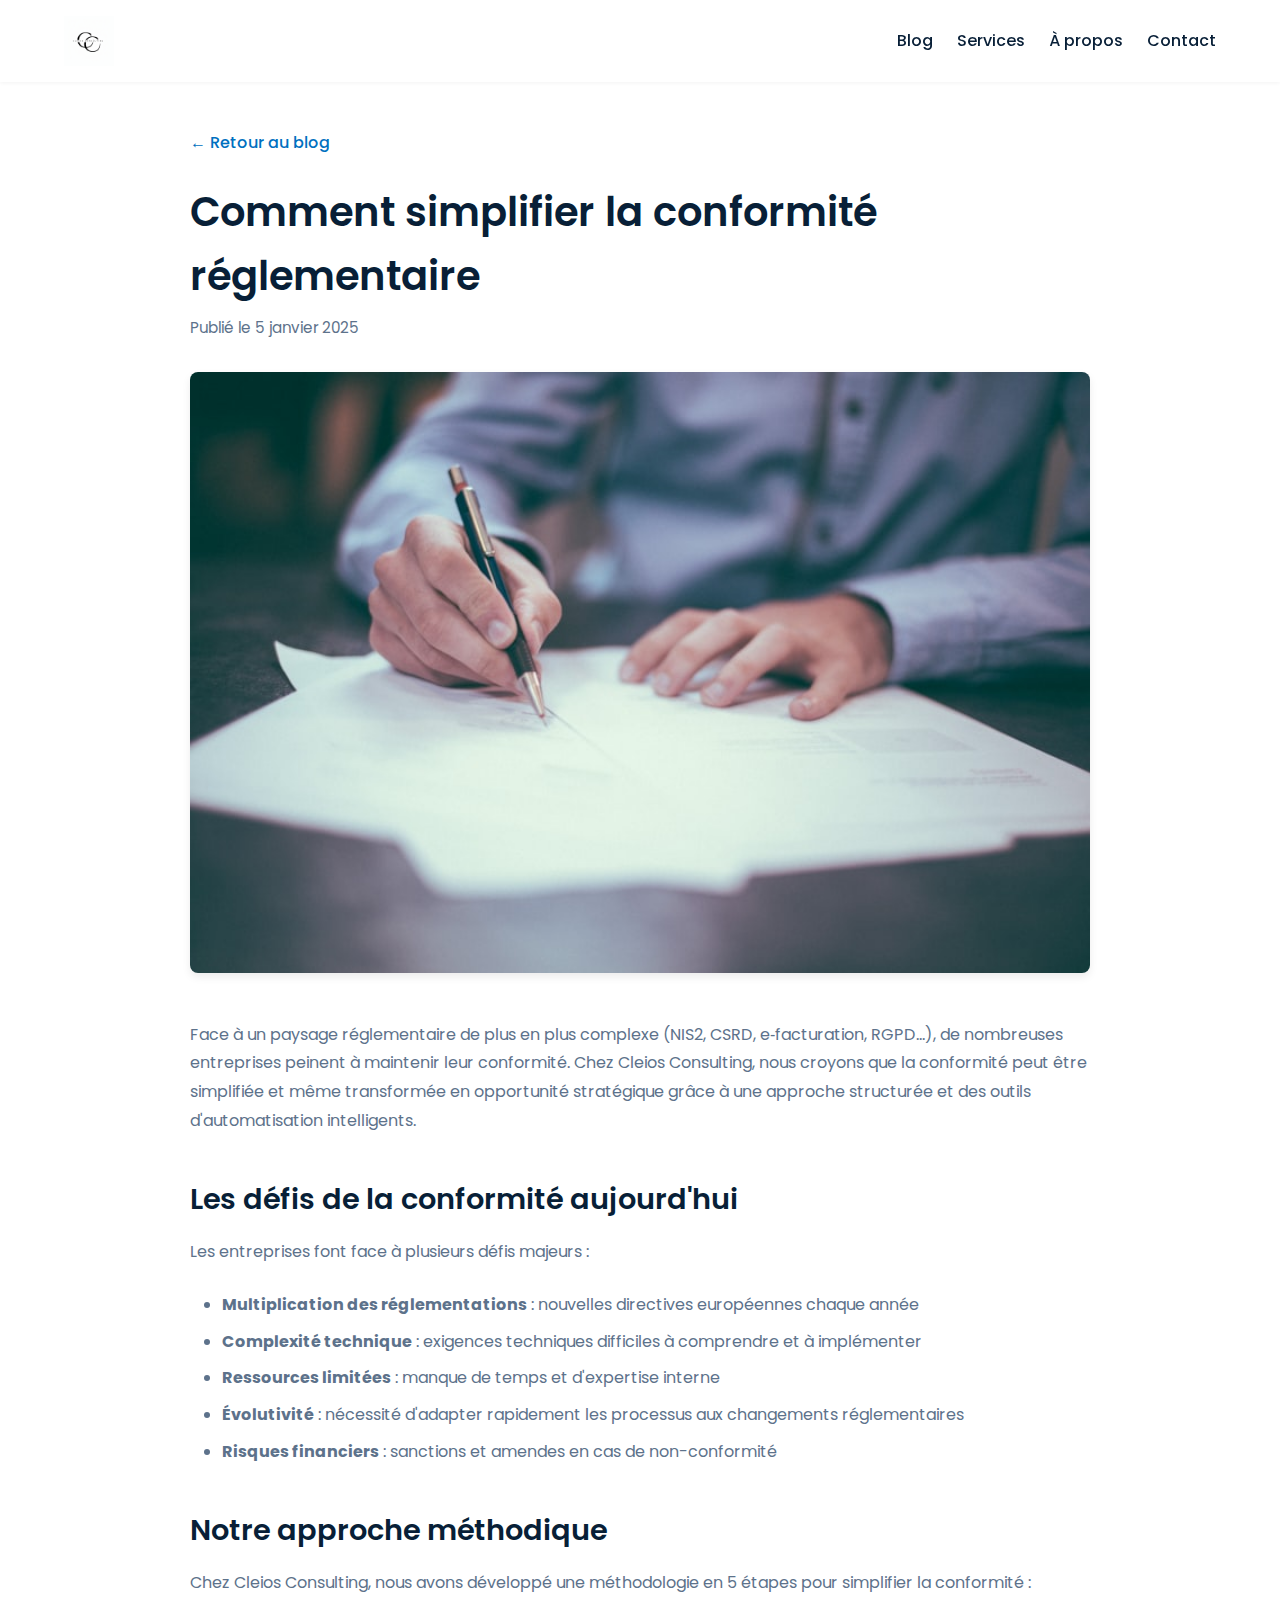
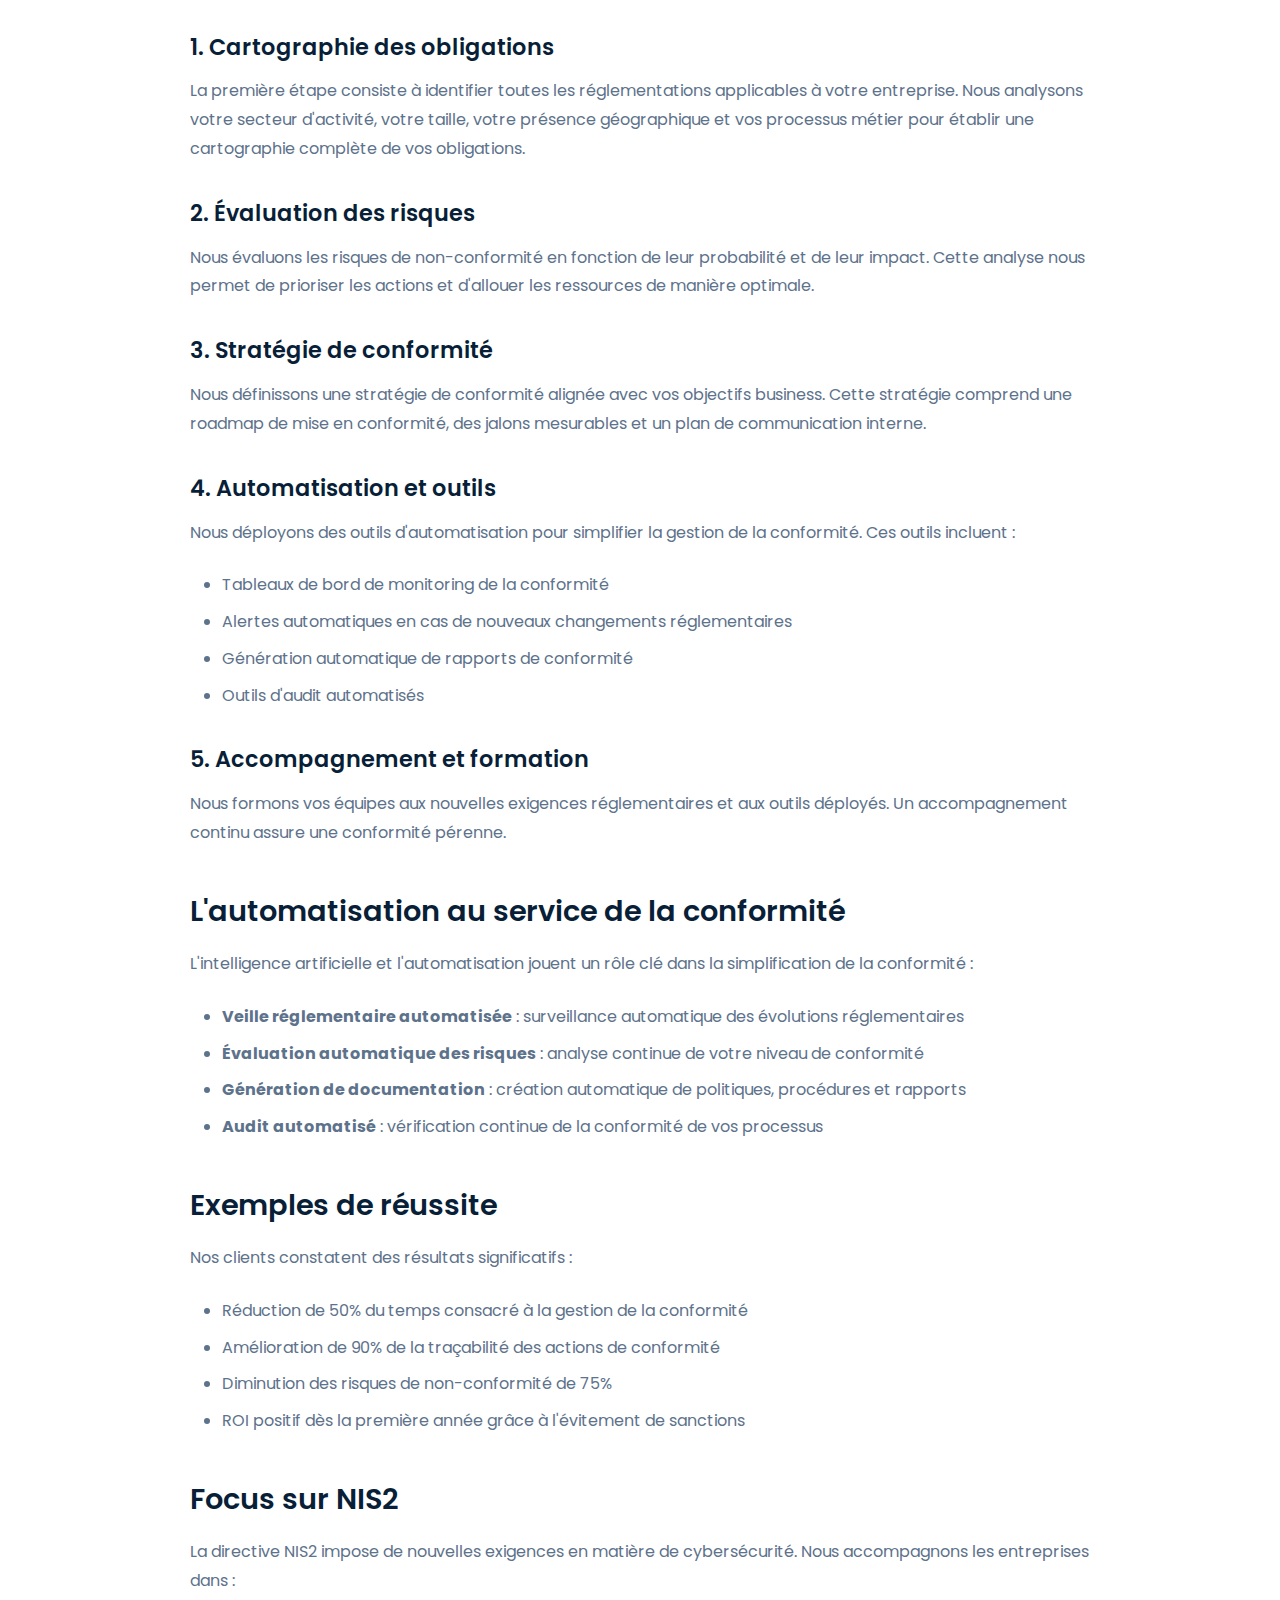
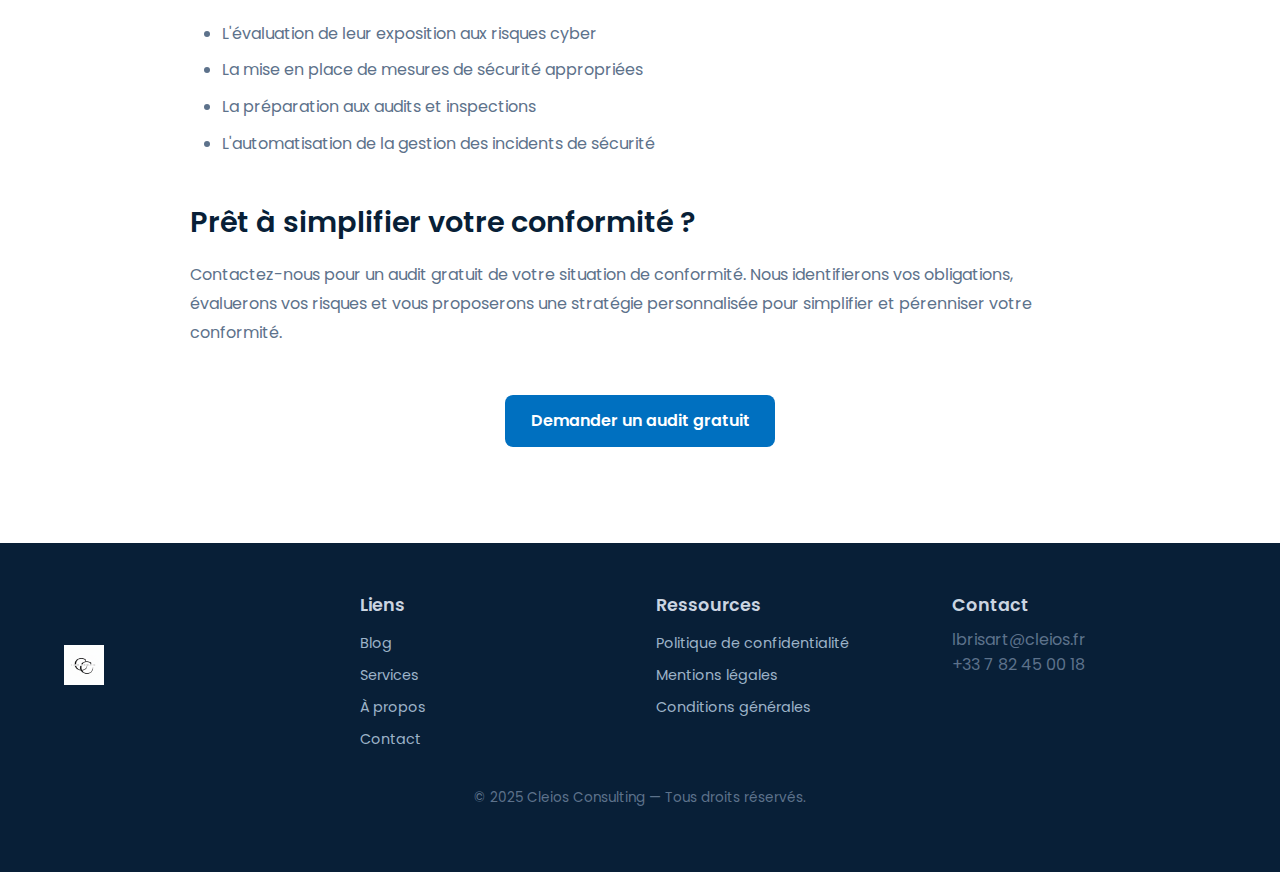
<file: blog-simplifier-conformite.html>
<!doctype html>
<html lang="fr">
  <head>
    <meta charset="utf-8" />
    <meta name="viewport" content="width=device-width, initial-scale=1" />
    <title>Comment simplifier la conformité réglementaire — Cleios Consulting</title>
    <meta
      name="description"
      content="Nos méthodes pour une mise en conformité efficace et pérenne. Découvrez comment transformer vos obligations réglementaires en opportunités stratégiques."
    />
    <link rel="canonical" href="https://cleios.fr/blog-simplifier-conformite.html" />
    <link rel="icon" type="image/png" href="cleios.png" />
    <link rel="shortcut icon" type="image/png" href="cleios.png" />
    <link
      href="https://fonts.googleapis.com/css2?family=Poppins:wght@400;500;600;700&display=swap"
      rel="stylesheet"
    />
    <link
      rel="stylesheet"
      href="https://cdnjs.cloudflare.com/ajax/libs/font-awesome/5.15.4/css/all.min.css"
      integrity="sha512-dyZ8kNqD7G4jNxG TWwfz5e5B05Pl8QOcpN1WxNsreK3FvXUuq21KIcb7HxF6GKuxA3HZgTIYq06Ozkp56aQ=="
      crossorigin="anonymous"
      referrerpolicy="no-referrer"
    />
    <link
      rel="stylesheet"
      href="https://unpkg.com/aos@2.3.4/dist/aos.css"
    />
    <link rel="stylesheet" href="deluxe_styles.css" />
  </head>
  <body>
    <!-- Navigation -->
    <header class="site-header">
      <div class="container nav-wrapper">
        <div class="logo"><a href="index.html"><img src="cleios.png" alt="Cleios Consulting" style="max-height: 50px; width: auto;" /></a></div>
        <nav class="nav-menu">
          <ul>
            <li><a href="index.html#blog">Blog</a></li>
            <li><a href="index.html#services">Services</a></li>
            <li><a href="index.html#about">À propos</a></li>
            <li><a href="index.html#contact">Contact</a></li>
          </ul>
        </nav>
      </div>
    </header>

    <!-- Article -->
    <article class="blog-article">
      <div class="container">
        <div class="article-header">
          <a href="index.html#blog" class="back-link">← Retour au blog</a>
          <h1>Comment simplifier la conformité réglementaire</h1>
          <p class="article-meta">Publié le 5 janvier 2025</p>
        </div>
        
        <div class="article-image">
          <img src="custom_blog3.png" alt="Simplifier la conformité" />
        </div>

        <div class="article-content">
          <p>
            Face à un paysage réglementaire de plus en plus complexe (NIS2, CSRD, e‑facturation, RGPD...), de nombreuses entreprises peinent à maintenir leur conformité. Chez Cleios Consulting, nous croyons que la conformité peut être simplifiée et même transformée en opportunité stratégique grâce à une approche structurée et des outils d'automatisation intelligents.
          </p>

          <h2>Les défis de la conformité aujourd'hui</h2>
          <p>
            Les entreprises font face à plusieurs défis majeurs :
          </p>
          <ul>
            <li><strong>Multiplication des réglementations</strong> : nouvelles directives européennes chaque année</li>
            <li><strong>Complexité technique</strong> : exigences techniques difficiles à comprendre et à implémenter</li>
            <li><strong>Ressources limitées</strong> : manque de temps et d'expertise interne</li>
            <li><strong>Évolutivité</strong> : nécessité d'adapter rapidement les processus aux changements réglementaires</li>
            <li><strong>Risques financiers</strong> : sanctions et amendes en cas de non-conformité</li>
          </ul>

          <h2>Notre approche méthodique</h2>
          <p>
            Chez Cleios Consulting, nous avons développé une méthodologie en 5 étapes pour simplifier la conformité :
          </p>
          
          <h3>1. Cartographie des obligations</h3>
          <p>
            La première étape consiste à identifier toutes les réglementations applicables à votre entreprise. Nous analysons votre secteur d'activité, votre taille, votre présence géographique et vos processus métier pour établir une cartographie complète de vos obligations.
          </p>

          <h3>2. Évaluation des risques</h3>
          <p>
            Nous évaluons les risques de non-conformité en fonction de leur probabilité et de leur impact. Cette analyse nous permet de prioriser les actions et d'allouer les ressources de manière optimale.
          </p>

          <h3>3. Stratégie de conformité</h3>
          <p>
            Nous définissons une stratégie de conformité alignée avec vos objectifs business. Cette stratégie comprend une roadmap de mise en conformité, des jalons mesurables et un plan de communication interne.
          </p>

          <h3>4. Automatisation et outils</h3>
          <p>
            Nous déployons des outils d'automatisation pour simplifier la gestion de la conformité. Ces outils incluent :
          </p>
          <ul>
            <li>Tableaux de bord de monitoring de la conformité</li>
            <li>Alertes automatiques en cas de nouveaux changements réglementaires</li>
            <li>Génération automatique de rapports de conformité</li>
            <li>Outils d'audit automatisés</li>
          </ul>

          <h3>5. Accompagnement et formation</h3>
          <p>
            Nous formons vos équipes aux nouvelles exigences réglementaires et aux outils déployés. Un accompagnement continu assure une conformité pérenne.
          </p>

          <h2>L'automatisation au service de la conformité</h2>
          <p>
            L'intelligence artificielle et l'automatisation jouent un rôle clé dans la simplification de la conformité :
          </p>
          <ul>
            <li><strong>Veille réglementaire automatisée</strong> : surveillance automatique des évolutions réglementaires</li>
            <li><strong>Évaluation automatique des risques</strong> : analyse continue de votre niveau de conformité</li>
            <li><strong>Génération de documentation</strong> : création automatique de politiques, procédures et rapports</li>
            <li><strong>Audit automatisé</strong> : vérification continue de la conformité de vos processus</li>
          </ul>

          <h2>Exemples de réussite</h2>
          <p>
            Nos clients constatent des résultats significatifs :
          </p>
          <ul>
            <li>Réduction de 50% du temps consacré à la gestion de la conformité</li>
            <li>Amélioration de 90% de la traçabilité des actions de conformité</li>
            <li>Diminution des risques de non-conformité de 75%</li>
            <li>ROI positif dès la première année grâce à l'évitement de sanctions</li>
          </ul>

          <h2>Focus sur NIS2</h2>
          <p>
            La directive NIS2 impose de nouvelles exigences en matière de cybersécurité. Nous accompagnons les entreprises dans :
          </p>
          <ul>
            <li>L'évaluation de leur exposition aux risques cyber</li>
            <li>La mise en place de mesures de sécurité appropriées</li>
            <li>La préparation aux audits et inspections</li>
            <li>L'automatisation de la gestion des incidents de sécurité</li>
          </ul>

          <h2>Prêt à simplifier votre conformité ?</h2>
          <p>
            Contactez-nous pour un audit gratuit de votre situation de conformité. Nous identifierons vos obligations, évaluerons vos risques et vous proposerons une stratégie personnalisée pour simplifier et pérenniser votre conformité.
          </p>

          <div class="article-cta">
            <a href="index.html#contact" class="btn btn-primary">Demander un audit gratuit</a>
          </div>
        </div>
      </div>
    </article>

    <!-- Footer -->
    <footer class="site-footer">
      <div class="container footer-grid">
        <div class="footer-logo"><img src="cleios.png" alt="Cleios Consulting" style="max-height: 40px; width: auto;" /></div>
        <div class="footer-col">
          <h4>Liens</h4>
          <ul>
            <li><a href="index.html#blog">Blog</a></li>
            <li><a href="index.html#services">Services</a></li>
            <li><a href="index.html#about">À propos</a></li>
            <li><a href="index.html#contact">Contact</a></li>
          </ul>
        </div>
        <div class="footer-col">
          <h4>Ressources</h4>
          <ul>
            <li><a href="politique-confidentialite.html">Politique de confidentialité</a></li>
            <li><a href="mentions-legales.html">Mentions légales</a></li>
            <li><a href="conditions-generales.html">Conditions générales</a></li>
          </ul>
        </div>
        <div class="footer-col">
          <h4>Contact</h4>
          <p>lbrisart@cleios.fr<br />+33 7 82 45 00 18</p>
        </div>
      </div>
      <div class="container copyright">
        <p>© 2025 Cleios Consulting — Tous droits réservés.</p>
      </div>
    </footer>

    <script src="https://unpkg.com/aos@2.3.4/dist/aos.js"></script>
    <script>
      AOS.init({ once: true, duration: 800 });
    </script>
    <script src="app.js"></script>
  </body>
</html>
</file>
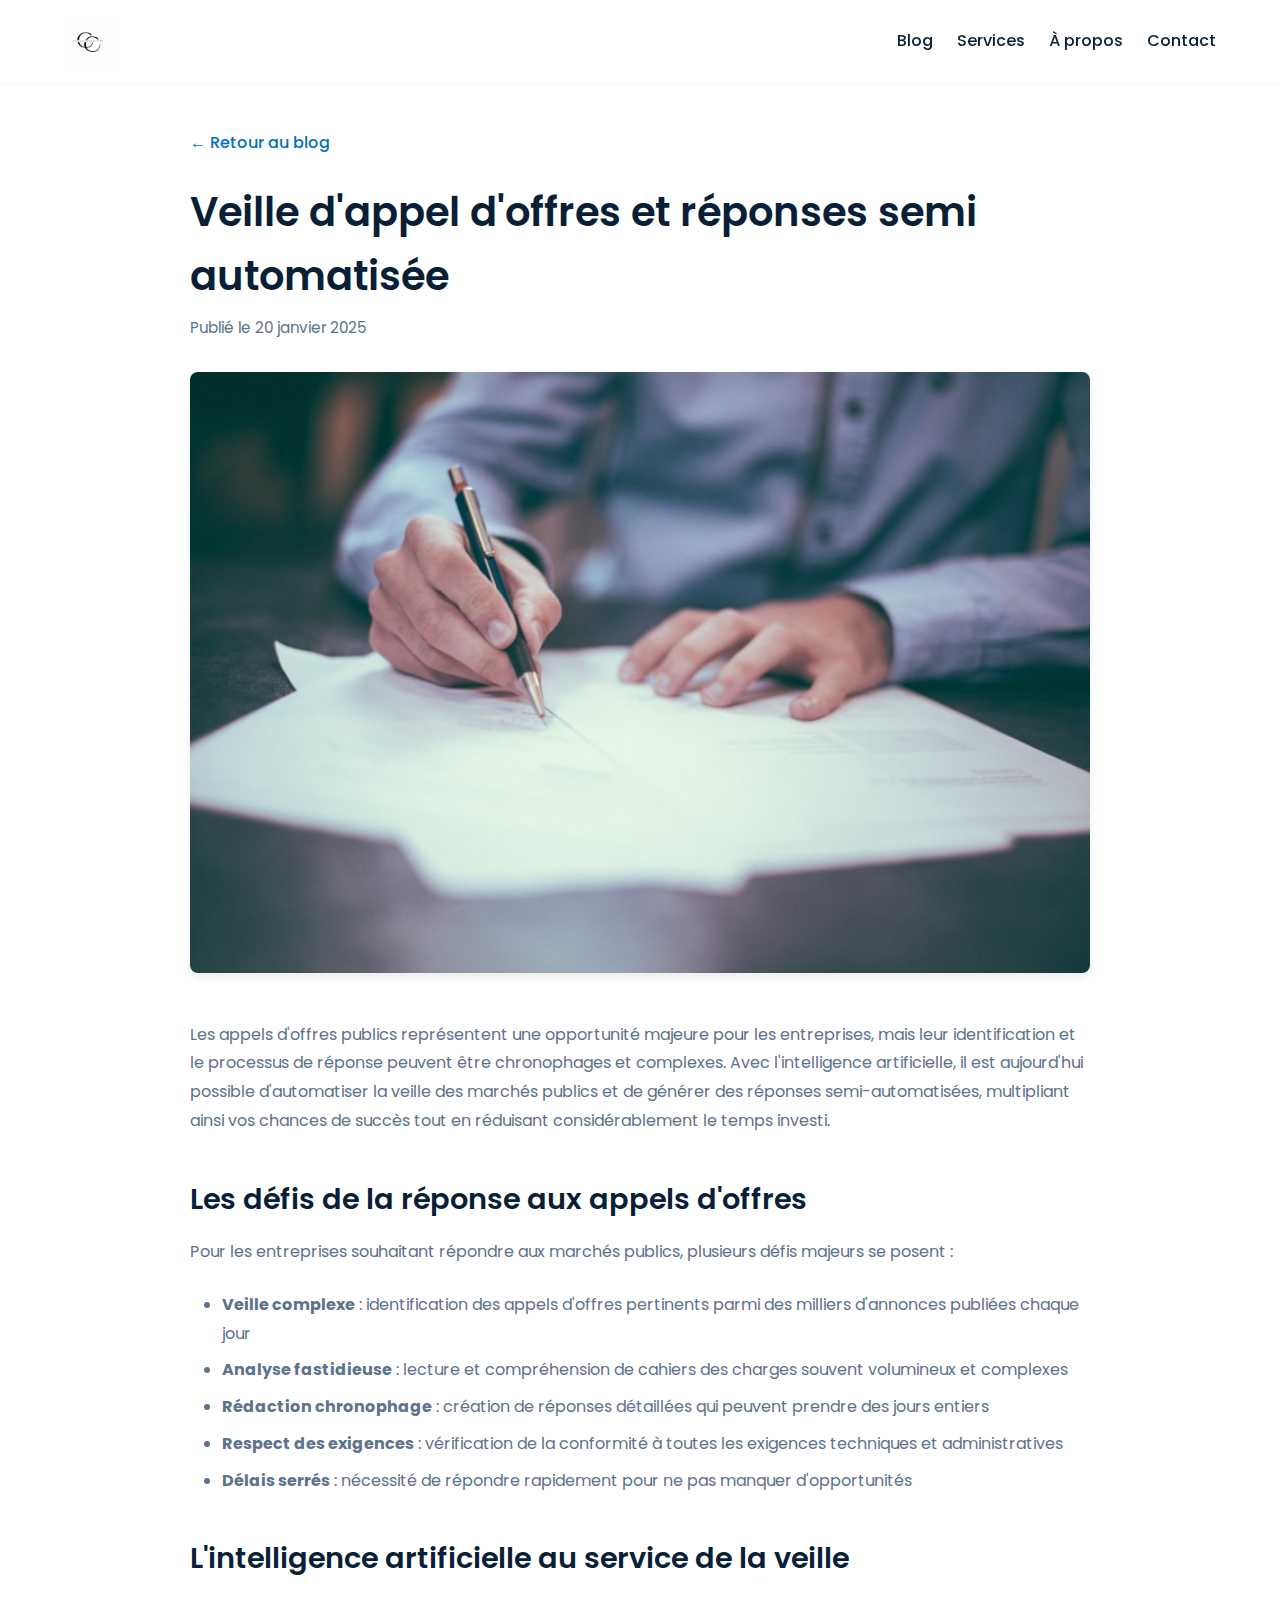
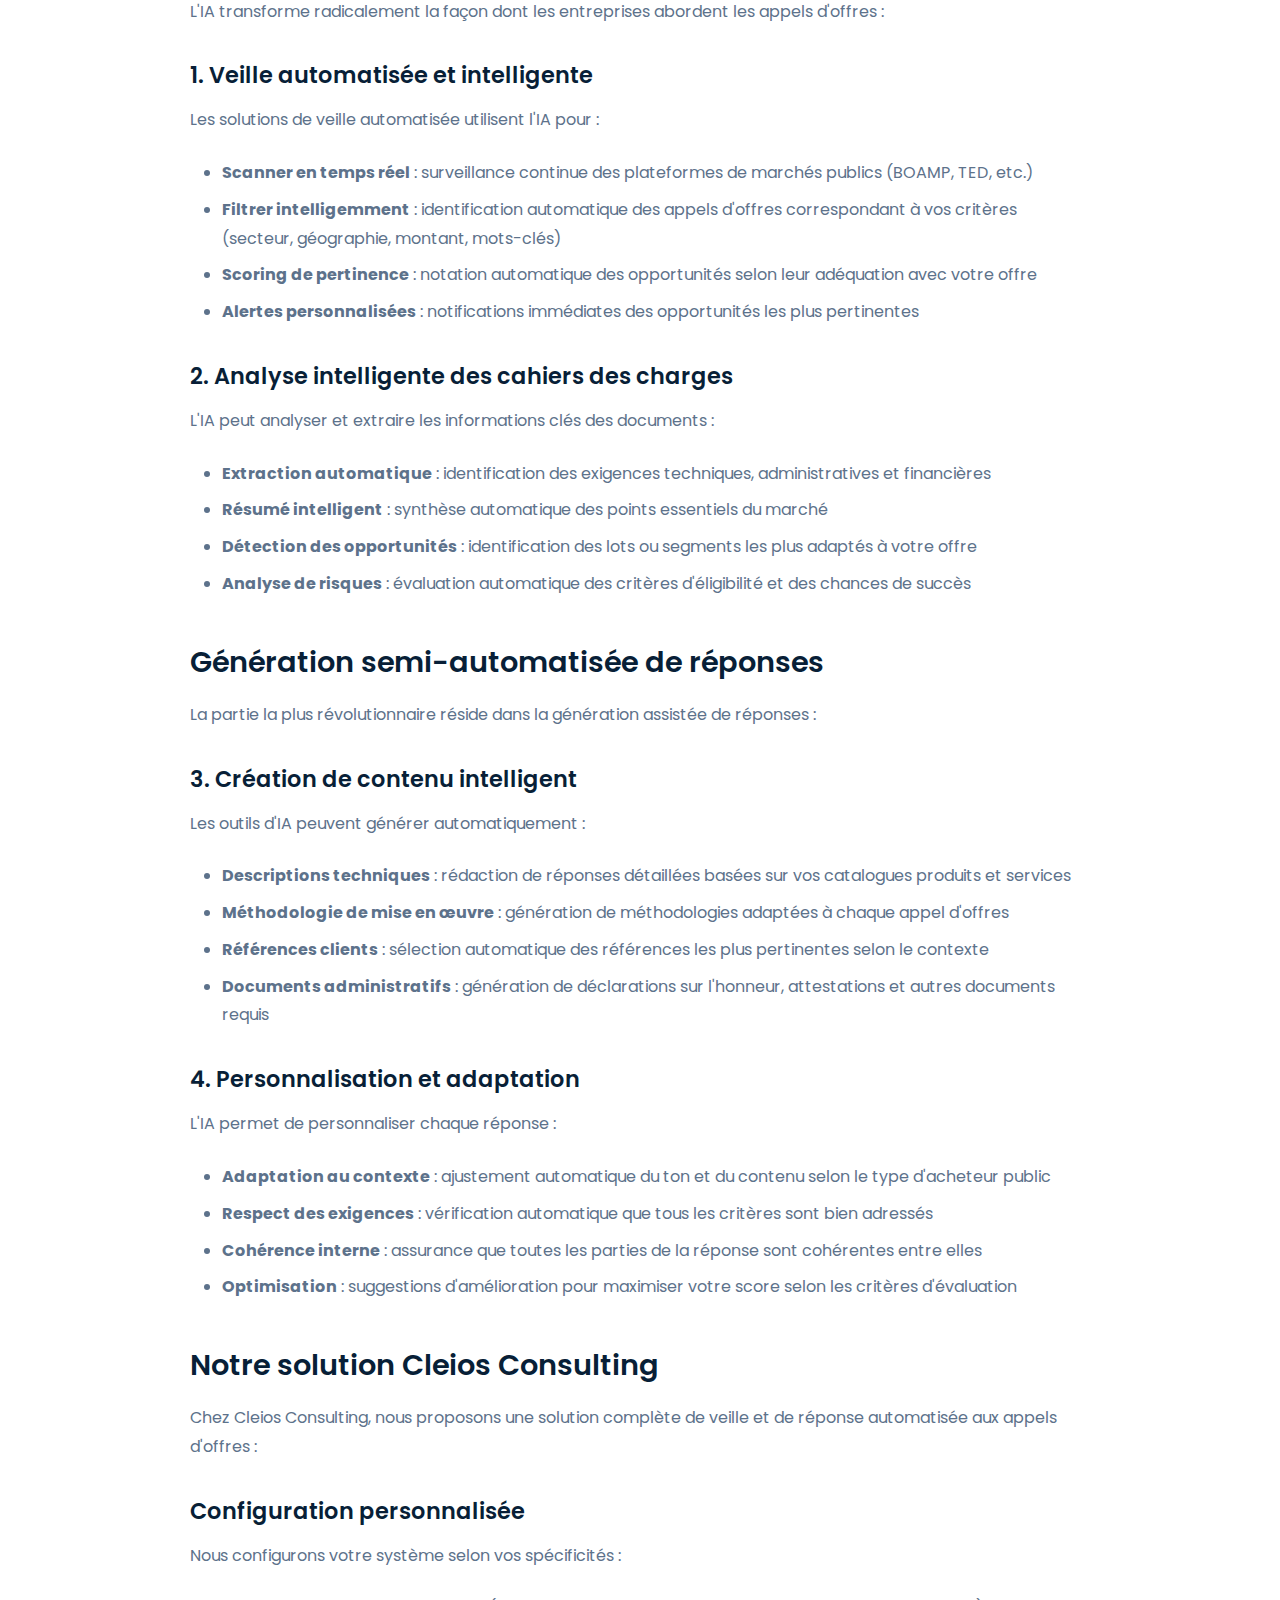
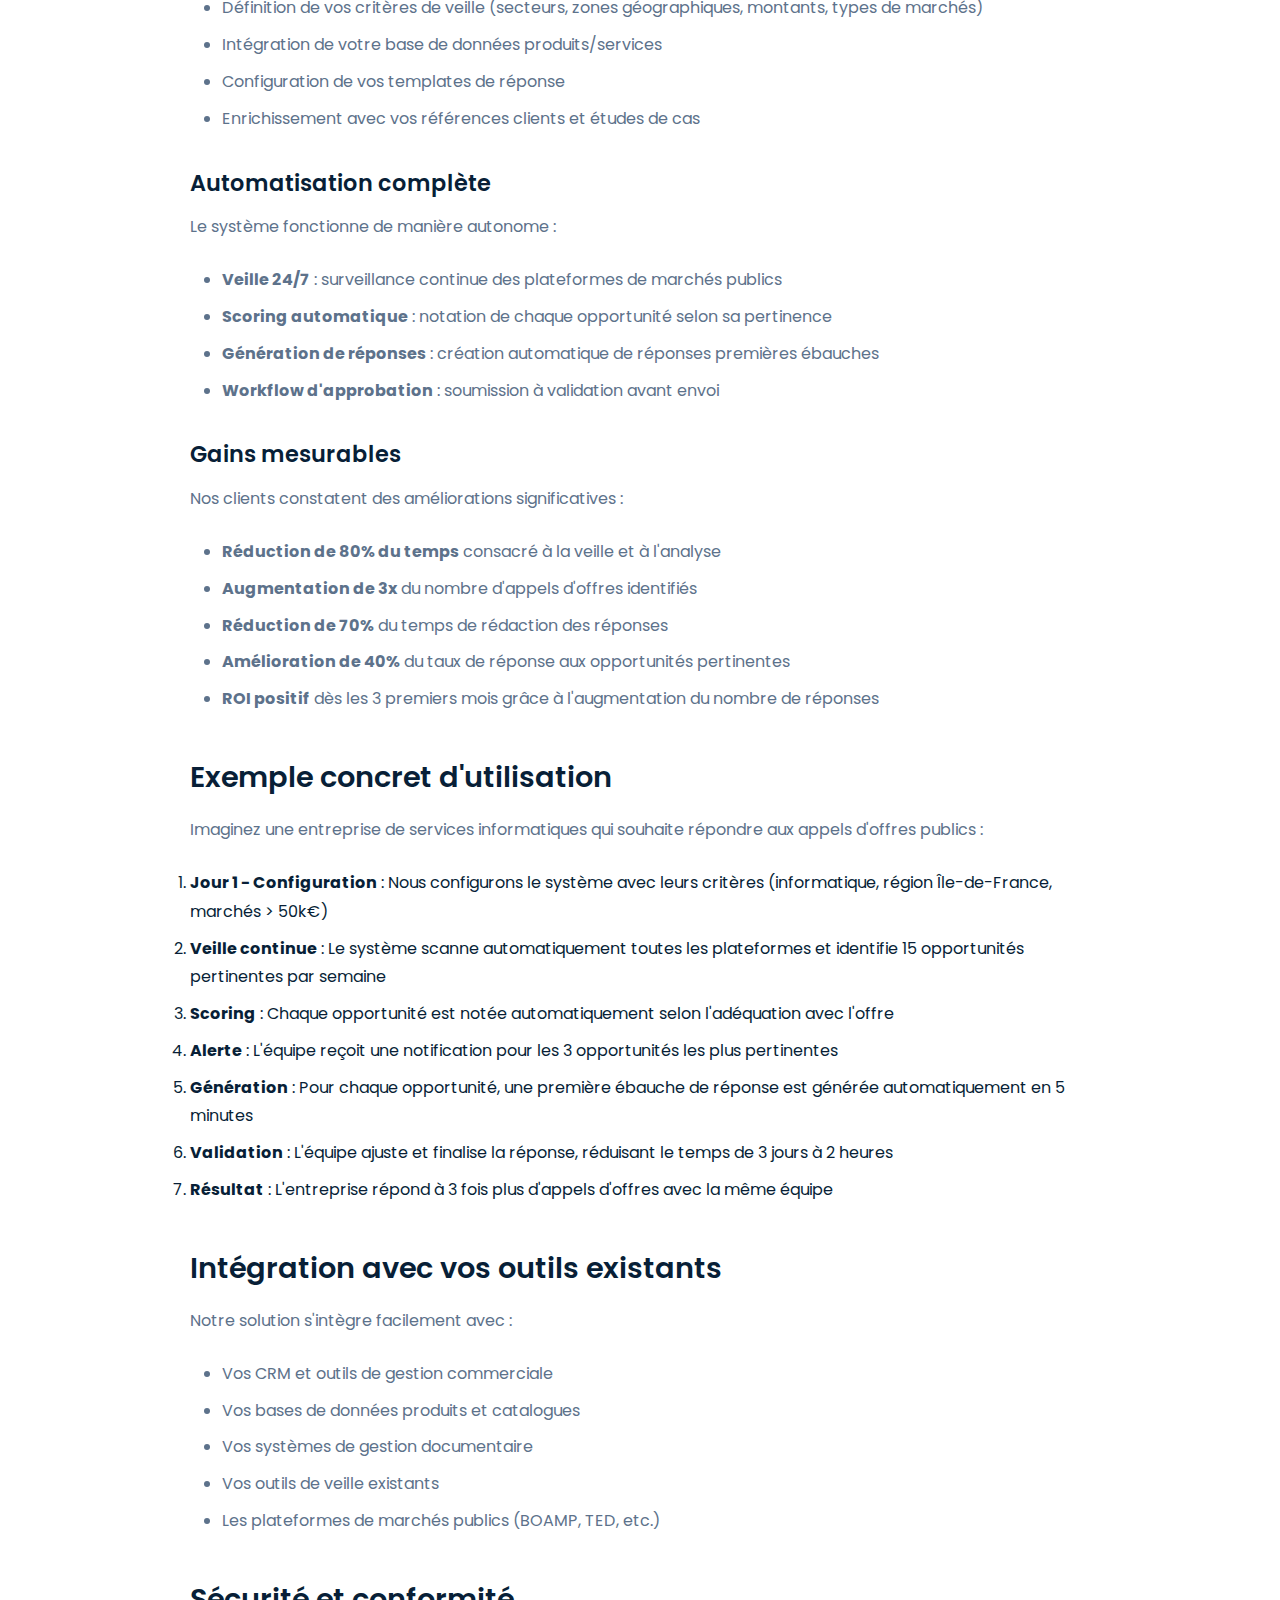
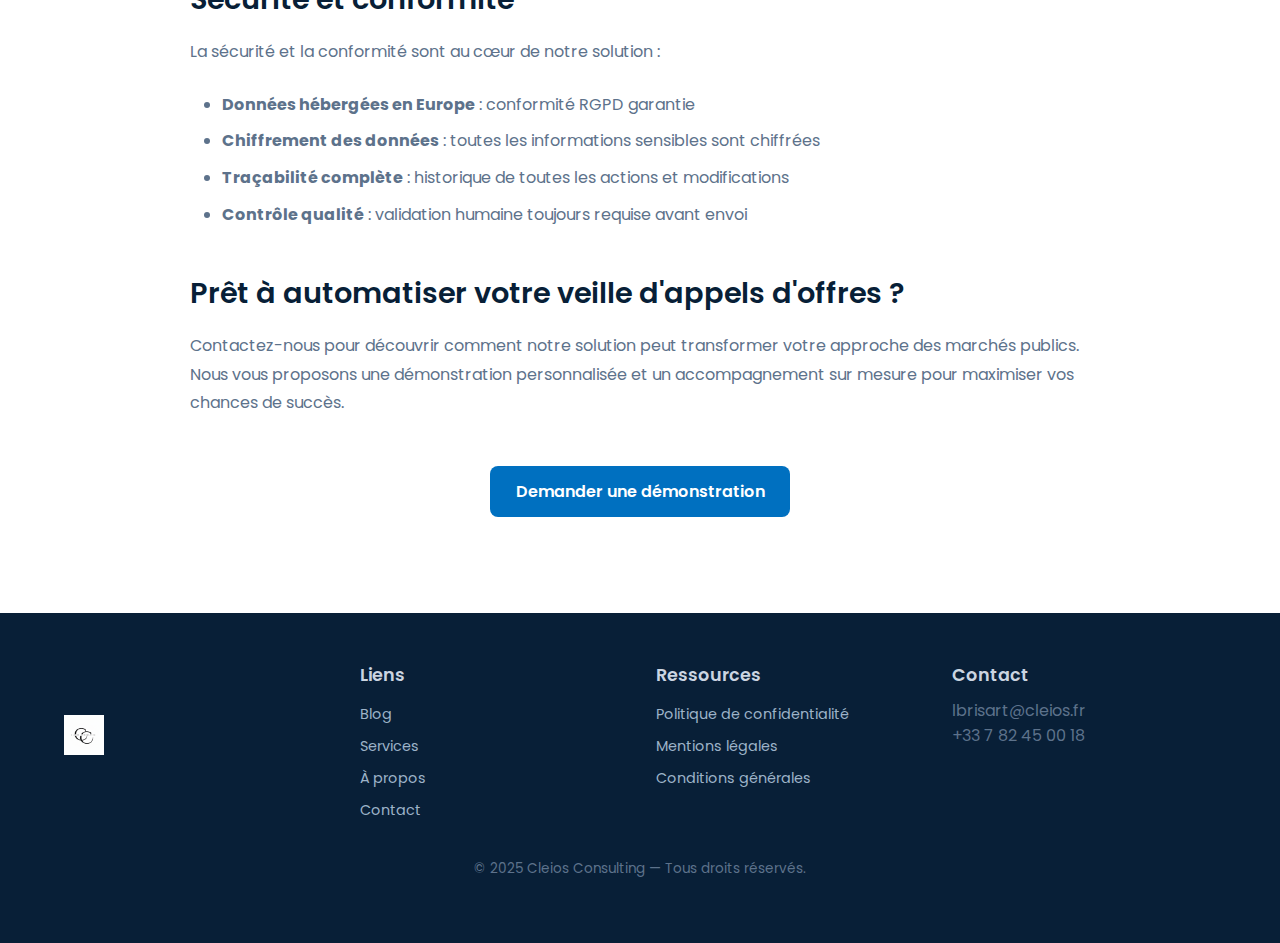
<file: blog-veille-appel-offres.html>
<!doctype html>
<html lang="fr">
  <head>
    <meta charset="utf-8" />
    <meta name="viewport" content="width=device-width, initial-scale=1" />
    <title>Veille d'appel d'offres et réponses semi automatisée — Cleios Consulting</title>
    <meta
      name="description"
      content="Optimisez votre veille des marchés publics et automatisez la rédaction de vos réponses aux appels d'offres grâce à l'intelligence artificielle."
    />
    <link rel="canonical" href="https://cleios.fr/blog-veille-appel-offres.html" />
    <link rel="icon" type="image/png" href="cleios.png" />
    <link rel="shortcut icon" type="image/png" href="cleios.png" />
    <link
      href="https://fonts.googleapis.com/css2?family=Poppins:wght@400;500;600;700&display=swap"
      rel="stylesheet"
    />
    <link
      rel="stylesheet"
      href="https://cdnjs.cloudflare.com/ajax/libs/font-awesome/5.15.4/css/all.min.css"
      integrity="sha512-dyZ8kNqD7G4jNxG TWwfz5e5B05Pl8QOcpN1WxNsreK3FvXUuq21KIcb7HxF6GKuxA3HZgTIYq06Ozkp56aQ=="
      crossorigin="anonymous"
      referrerpolicy="no-referrer"
    />
    <link
      rel="stylesheet"
      href="https://unpkg.com/aos@2.3.4/dist/aos.css"
    />
    <link rel="stylesheet" href="deluxe_styles.css" />
  </head>
  <body>
    <!-- Navigation -->
    <header class="site-header">
      <div class="container nav-wrapper">
        <div class="logo"><a href="index.html"><img src="cleios.png" alt="Cleios Consulting" style="max-height: 50px; width: auto;" /></a></div>
        <nav class="nav-menu">
          <ul>
            <li><a href="index.html#blog">Blog</a></li>
            <li><a href="index.html#services">Services</a></li>
            <li><a href="index.html#about">À propos</a></li>
            <li><a href="index.html#contact">Contact</a></li>
          </ul>
        </nav>
      </div>
    </header>

    <!-- Article -->
    <article class="blog-article">
      <div class="container">
        <div class="article-header">
          <a href="index.html#blog" class="back-link">← Retour au blog</a>
          <h1>Veille d'appel d'offres et réponses semi automatisée</h1>
          <p class="article-meta">Publié le 20 janvier 2025</p>
        </div>
        
        <div class="article-image">
          <img src="custom_blog3.png" alt="Veille d'appel d'offres automatisée" />
        </div>

        <div class="article-content">
          <p>
            Les appels d'offres publics représentent une opportunité majeure pour les entreprises, mais leur identification et le processus de réponse peuvent être chronophages et complexes. Avec l'intelligence artificielle, il est aujourd'hui possible d'automatiser la veille des marchés publics et de générer des réponses semi-automatisées, multipliant ainsi vos chances de succès tout en réduisant considérablement le temps investi.
          </p>

          <h2>Les défis de la réponse aux appels d'offres</h2>
          <p>
            Pour les entreprises souhaitant répondre aux marchés publics, plusieurs défis majeurs se posent :
          </p>
          <ul>
            <li><strong>Veille complexe</strong> : identification des appels d'offres pertinents parmi des milliers d'annonces publiées chaque jour</li>
            <li><strong>Analyse fastidieuse</strong> : lecture et compréhension de cahiers des charges souvent volumineux et complexes</li>
            <li><strong>Rédaction chronophage</strong> : création de réponses détaillées qui peuvent prendre des jours entiers</li>
            <li><strong>Respect des exigences</strong> : vérification de la conformité à toutes les exigences techniques et administratives</li>
            <li><strong>Délais serrés</strong> : nécessité de répondre rapidement pour ne pas manquer d'opportunités</li>
          </ul>

          <h2>L'intelligence artificielle au service de la veille</h2>
          <p>
            L'IA transforme radicalement la façon dont les entreprises abordent les appels d'offres :
          </p>
          
          <h3>1. Veille automatisée et intelligente</h3>
          <p>
            Les solutions de veille automatisée utilisent l'IA pour :
          </p>
          <ul>
            <li><strong>Scanner en temps réel</strong> : surveillance continue des plateformes de marchés publics (BOAMP, TED, etc.)</li>
            <li><strong>Filtrer intelligemment</strong> : identification automatique des appels d'offres correspondant à vos critères (secteur, géographie, montant, mots-clés)</li>
            <li><strong>Scoring de pertinence</strong> : notation automatique des opportunités selon leur adéquation avec votre offre</li>
            <li><strong>Alertes personnalisées</strong> : notifications immédiates des opportunités les plus pertinentes</li>
          </ul>

          <h3>2. Analyse intelligente des cahiers des charges</h3>
          <p>
            L'IA peut analyser et extraire les informations clés des documents :
          </p>
          <ul>
            <li><strong>Extraction automatique</strong> : identification des exigences techniques, administratives et financières</li>
            <li><strong>Résumé intelligent</strong> : synthèse automatique des points essentiels du marché</li>
            <li><strong>Détection des opportunités</strong> : identification des lots ou segments les plus adaptés à votre offre</li>
            <li><strong>Analyse de risques</strong> : évaluation automatique des critères d'éligibilité et des chances de succès</li>
          </ul>

          <h2>Génération semi-automatisée de réponses</h2>
          <p>
            La partie la plus révolutionnaire réside dans la génération assistée de réponses :
          </p>

          <h3>3. Création de contenu intelligent</h3>
          <p>
            Les outils d'IA peuvent générer automatiquement :
          </p>
          <ul>
            <li><strong>Descriptions techniques</strong> : rédaction de réponses détaillées basées sur vos catalogues produits et services</li>
            <li><strong>Méthodologie de mise en œuvre</strong> : génération de méthodologies adaptées à chaque appel d'offres</li>
            <li><strong>Références clients</strong> : sélection automatique des références les plus pertinentes selon le contexte</li>
            <li><strong>Documents administratifs</strong> : génération de déclarations sur l'honneur, attestations et autres documents requis</li>
          </ul>

          <h3>4. Personnalisation et adaptation</h3>
          <p>
            L'IA permet de personnaliser chaque réponse :
          </p>
          <ul>
            <li><strong>Adaptation au contexte</strong> : ajustement automatique du ton et du contenu selon le type d'acheteur public</li>
            <li><strong>Respect des exigences</strong> : vérification automatique que tous les critères sont bien adressés</li>
            <li><strong>Cohérence interne</strong> : assurance que toutes les parties de la réponse sont cohérentes entre elles</li>
            <li><strong>Optimisation</strong> : suggestions d'amélioration pour maximiser votre score selon les critères d'évaluation</li>
          </ul>

          <h2>Notre solution Cleios Consulting</h2>
          <p>
            Chez Cleios Consulting, nous proposons une solution complète de veille et de réponse automatisée aux appels d'offres :
          </p>

          <h3>Configuration personnalisée</h3>
          <p>
            Nous configurons votre système selon vos spécificités :
          </p>
          <ul>
            <li>Définition de vos critères de veille (secteurs, zones géographiques, montants, types de marchés)</li>
            <li>Intégration de votre base de données produits/services</li>
            <li>Configuration de vos templates de réponse</li>
            <li>Enrichissement avec vos références clients et études de cas</li>
          </ul>

          <h3>Automatisation complète</h3>
          <p>
            Le système fonctionne de manière autonome :
          </p>
          <ul>
            <li><strong>Veille 24/7</strong> : surveillance continue des plateformes de marchés publics</li>
            <li><strong>Scoring automatique</strong> : notation de chaque opportunité selon sa pertinence</li>
            <li><strong>Génération de réponses</strong> : création automatique de réponses premières ébauches</li>
            <li><strong>Workflow d'approbation</strong> : soumission à validation avant envoi</li>
          </ul>

          <h3>Gains mesurables</h3>
          <p>
            Nos clients constatent des améliorations significatives :
          </p>
          <ul>
            <li><strong>Réduction de 80% du temps</strong> consacré à la veille et à l'analyse</li>
            <li><strong>Augmentation de 3x</strong> du nombre d'appels d'offres identifiés</li>
            <li><strong>Réduction de 70%</strong> du temps de rédaction des réponses</li>
            <li><strong>Amélioration de 40%</strong> du taux de réponse aux opportunités pertinentes</li>
            <li><strong>ROI positif</strong> dès les 3 premiers mois grâce à l'augmentation du nombre de réponses</li>
          </ul>

          <h2>Exemple concret d'utilisation</h2>
          <p>
            Imaginez une entreprise de services informatiques qui souhaite répondre aux appels d'offres publics :
          </p>
          <ol>
            <li><strong>Jour 1 - Configuration</strong> : Nous configurons le système avec leurs critères (informatique, région Île-de-France, marchés > 50k€)</li>
            <li><strong>Veille continue</strong> : Le système scanne automatiquement toutes les plateformes et identifie 15 opportunités pertinentes par semaine</li>
            <li><strong>Scoring</strong> : Chaque opportunité est notée automatiquement selon l'adéquation avec l'offre</li>
            <li><strong>Alerte</strong> : L'équipe reçoit une notification pour les 3 opportunités les plus pertinentes</li>
            <li><strong>Génération</strong> : Pour chaque opportunité, une première ébauche de réponse est générée automatiquement en 5 minutes</li>
            <li><strong>Validation</strong> : L'équipe ajuste et finalise la réponse, réduisant le temps de 3 jours à 2 heures</li>
            <li><strong>Résultat</strong> : L'entreprise répond à 3 fois plus d'appels d'offres avec la même équipe</li>
          </ol>

          <h2>Intégration avec vos outils existants</h2>
          <p>
            Notre solution s'intègre facilement avec :
          </p>
          <ul>
            <li>Vos CRM et outils de gestion commerciale</li>
            <li>Vos bases de données produits et catalogues</li>
            <li>Vos systèmes de gestion documentaire</li>
            <li>Vos outils de veille existants</li>
            <li>Les plateformes de marchés publics (BOAMP, TED, etc.)</li>
          </ul>

          <h2>Sécurité et conformité</h2>
          <p>
            La sécurité et la conformité sont au cœur de notre solution :
          </p>
          <ul>
            <li><strong>Données hébergées en Europe</strong> : conformité RGPD garantie</li>
            <li><strong>Chiffrement des données</strong> : toutes les informations sensibles sont chiffrées</li>
            <li><strong>Traçabilité complète</strong> : historique de toutes les actions et modifications</li>
            <li><strong>Contrôle qualité</strong> : validation humaine toujours requise avant envoi</li>
          </ul>

          <h2>Prêt à automatiser votre veille d'appels d'offres ?</h2>
          <p>
            Contactez-nous pour découvrir comment notre solution peut transformer votre approche des marchés publics. Nous vous proposons une démonstration personnalisée et un accompagnement sur mesure pour maximiser vos chances de succès.
          </p>

          <div class="article-cta">
            <a href="index.html#contact" class="btn btn-primary">Demander une démonstration</a>
          </div>
        </div>
      </div>
    </article>

    <!-- Footer -->
    <footer class="site-footer">
      <div class="container footer-grid">
        <div class="footer-logo"><img src="cleios.png" alt="Cleios Consulting" style="max-height: 40px; width: auto;" /></div>
        <div class="footer-col">
          <h4>Liens</h4>
          <ul>
            <li><a href="index.html#blog">Blog</a></li>
            <li><a href="index.html#services">Services</a></li>
            <li><a href="index.html#about">À propos</a></li>
            <li><a href="index.html#contact">Contact</a></li>
          </ul>
        </div>
        <div class="footer-col">
          <h4>Ressources</h4>
          <ul>
            <li><a href="politique-confidentialite.html">Politique de confidentialité</a></li>
            <li><a href="mentions-legales.html">Mentions légales</a></li>
            <li><a href="conditions-generales.html">Conditions générales</a></li>
          </ul>
        </div>
        <div class="footer-col">
          <h4>Contact</h4>
          <p>lbrisart@cleios.fr<br />+33 7 82 45 00 18</p>
        </div>
      </div>
      <div class="container copyright">
        <p>© 2025 Cleios Consulting — Tous droits réservés.</p>
      </div>
    </footer>

    <script src="https://unpkg.com/aos@2.3.4/dist/aos.js"></script>
    <script>
      AOS.init({ once: true, duration: 800 });
    </script>
    <script src="app.js"></script>
  </body>
</html>
</file>
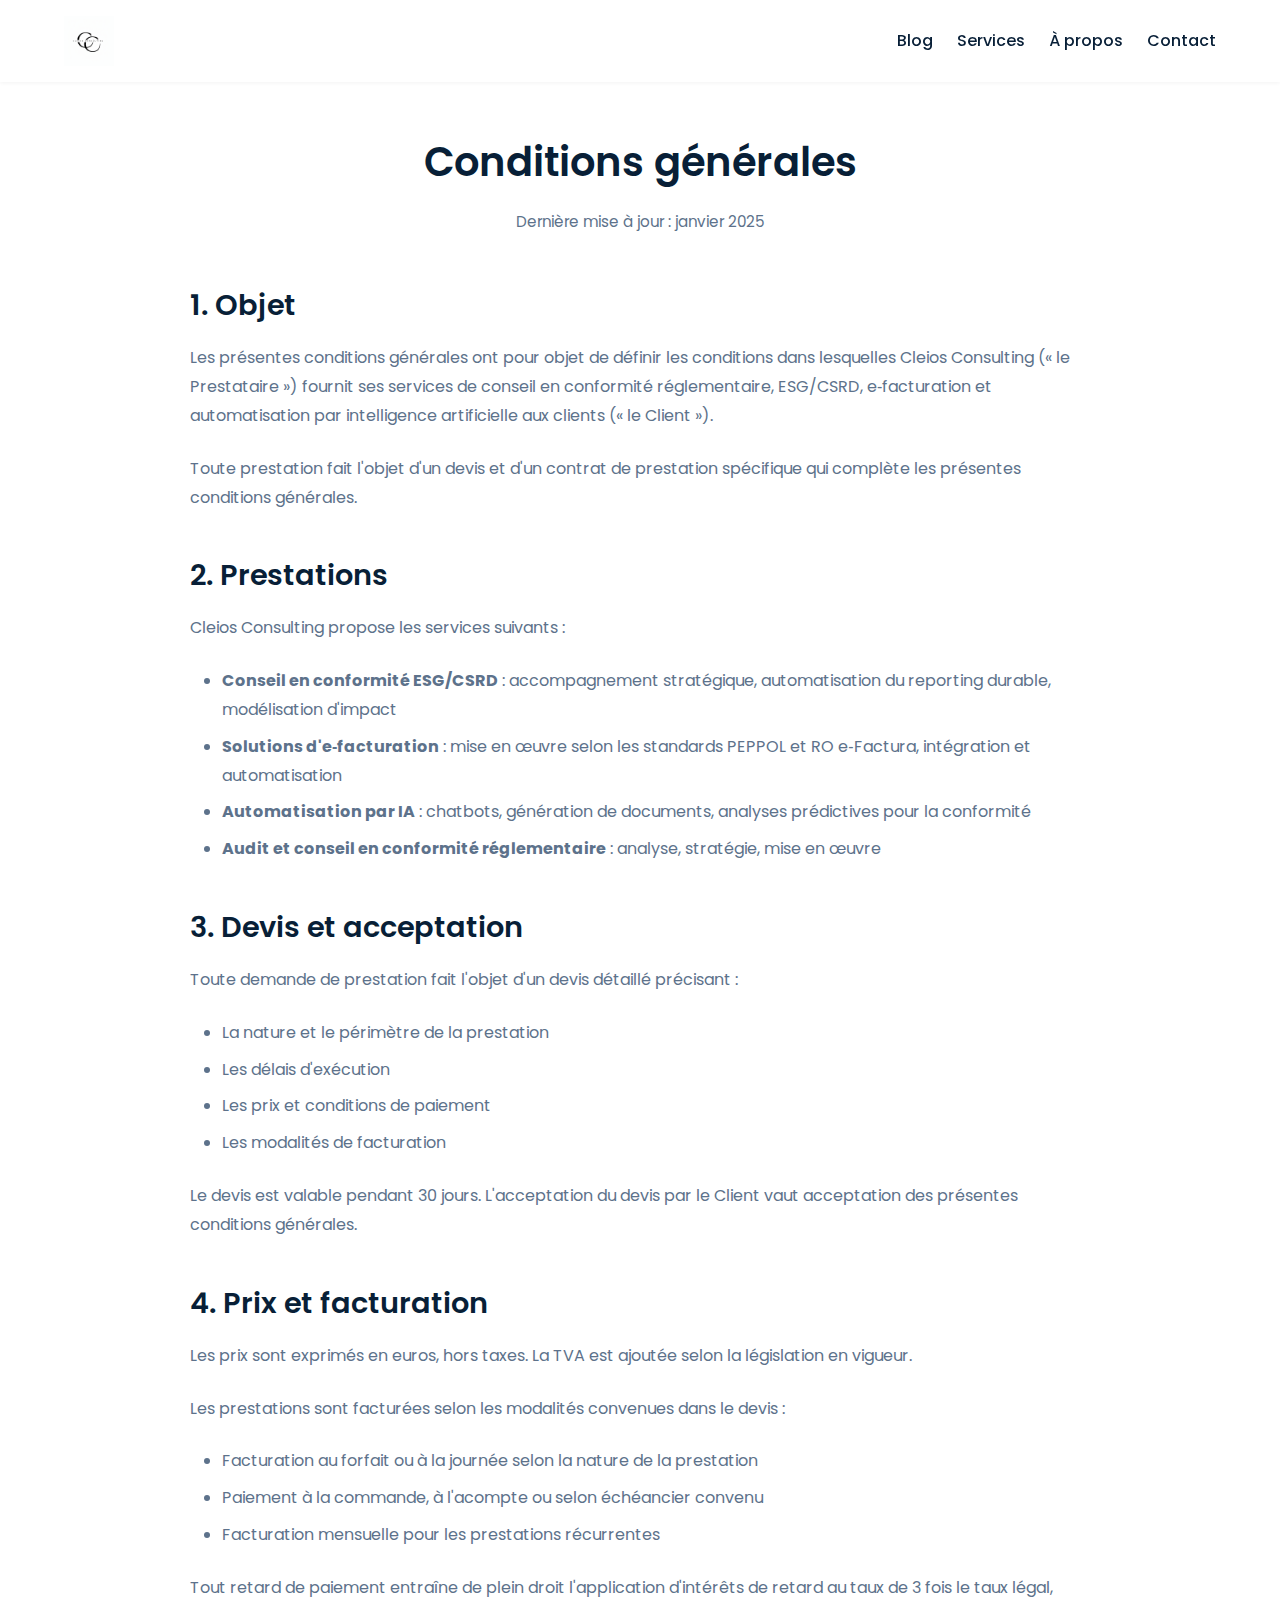
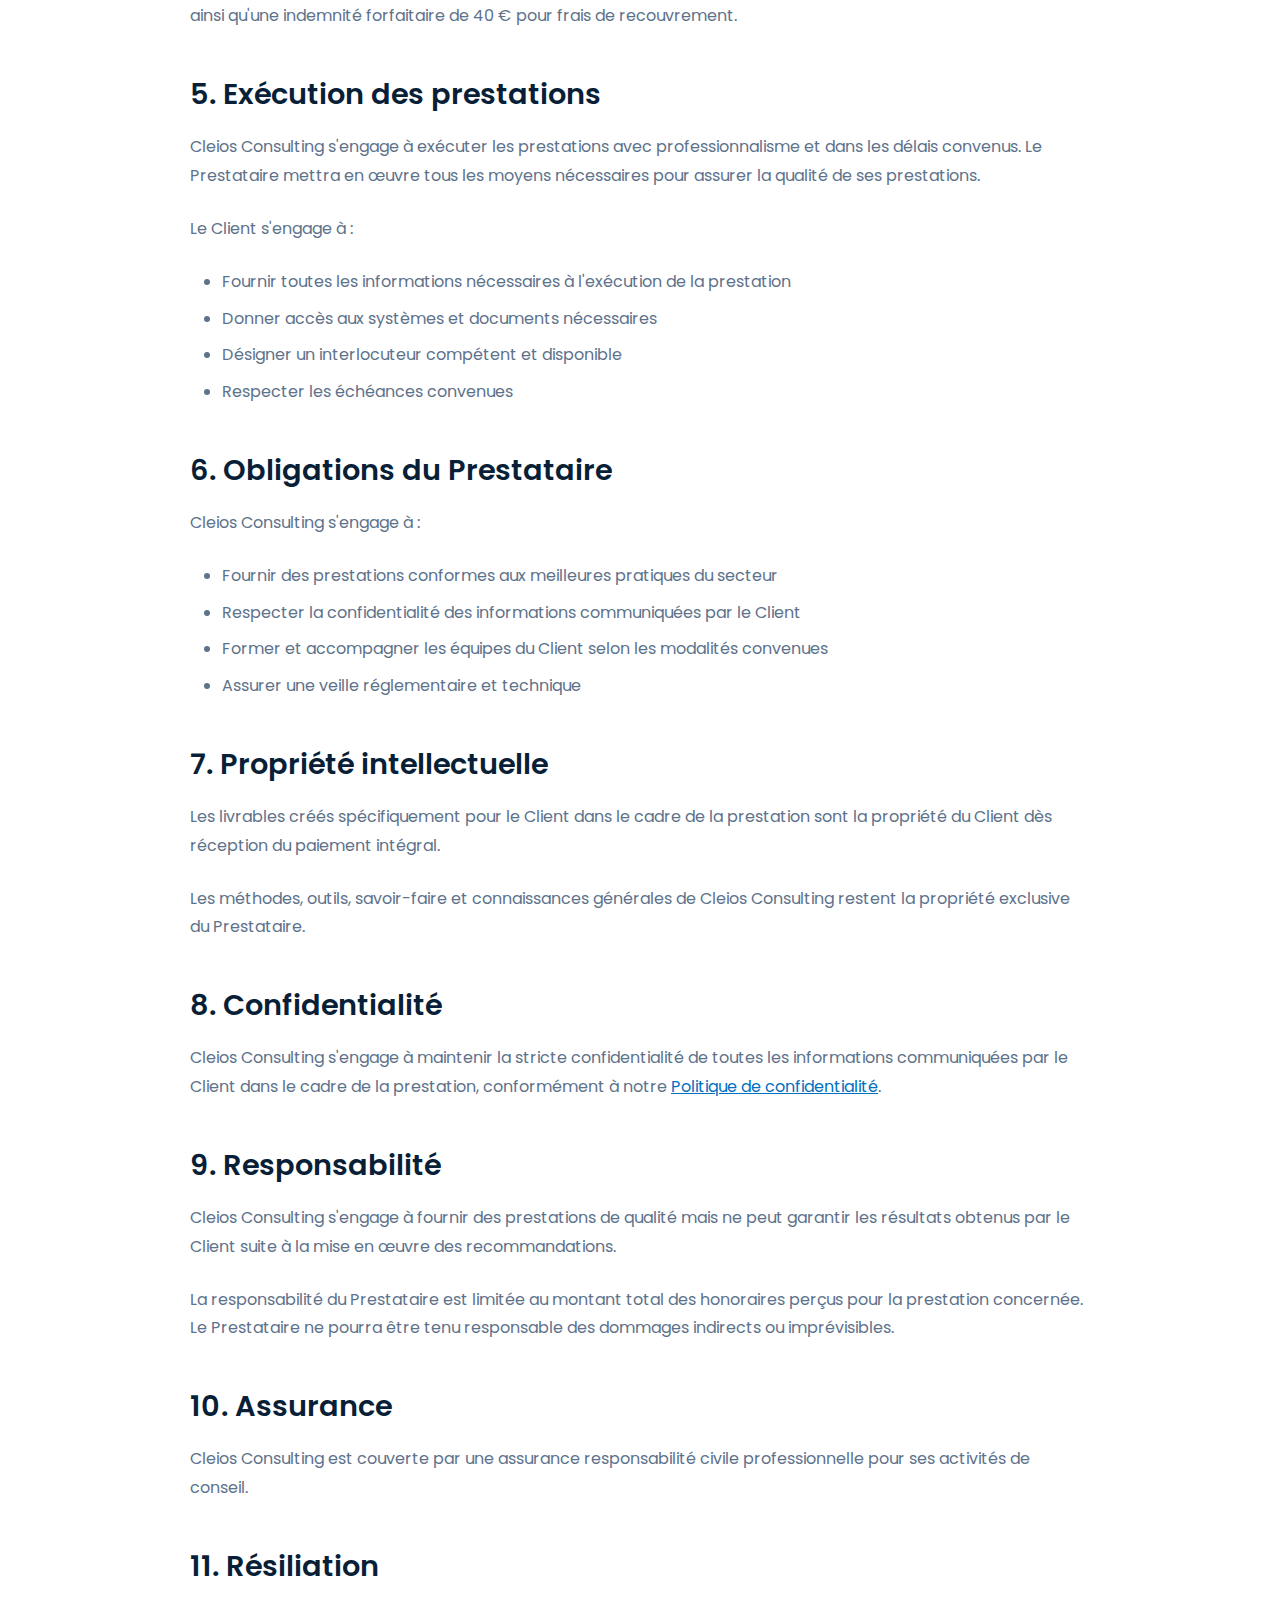
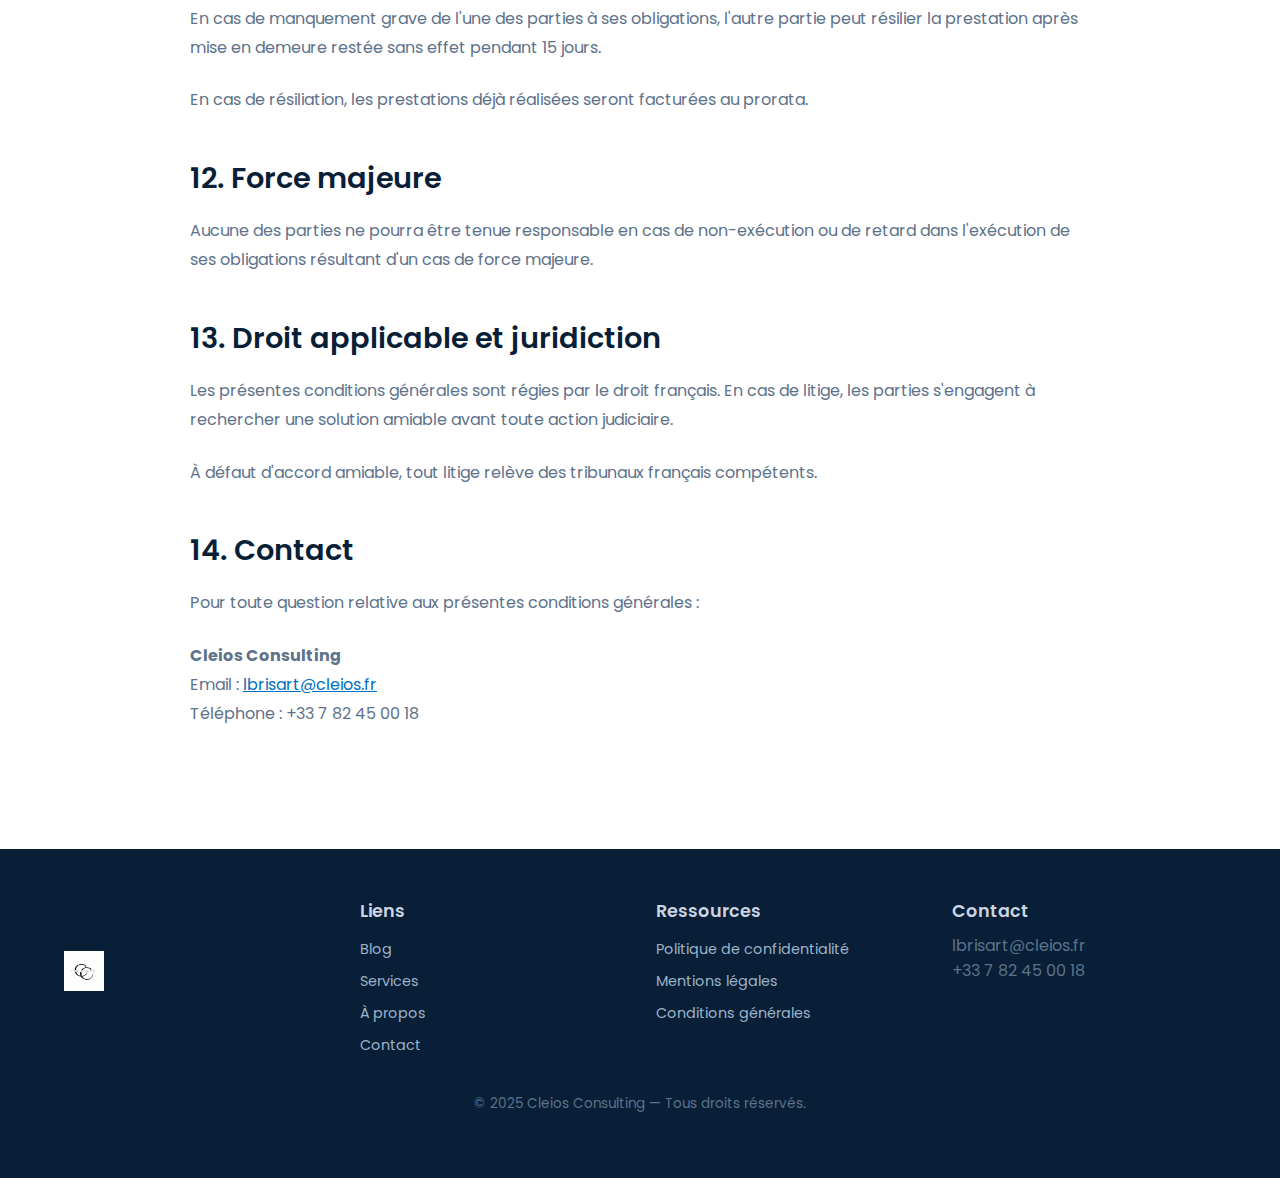
<file: conditions-generales.html>
<!doctype html>
<html lang="fr">
  <head>
    <meta charset="utf-8" />
    <meta name="viewport" content="width=device-width, initial-scale=1" />
    <title>Conditions générales — Cleios Consulting</title>
    <meta
      name="description"
      content="Conditions générales d'utilisation des services de Cleios Consulting. Découvrez nos conditions de prestation de conseil en conformité."
    />
    <link rel="canonical" href="https://cleios.fr/conditions-generales.html" />
    <link rel="icon" type="image/png" href="cleios.png" />
    <link rel="shortcut icon" type="image/png" href="cleios.png" />
    <link
      href="https://fonts.googleapis.com/css2?family=Poppins:wght@400;500;600;700&display=swap"
      rel="stylesheet"
    />
    <link
      rel="stylesheet"
      href="https://cdnjs.cloudflare.com/ajax/libs/font-awesome/5.15.4/css/all.min.css"
      integrity="sha512-dyZ8kNqD7G4jNxG TWwfz5e5B05Pl8QOcpN1WxNsreK3FvXUuq21KIcb7HxF6GKuxA3HZgTIYq06Ozkp56aQ=="
      crossorigin="anonymous"
      referrerpolicy="no-referrer"
    />
    <link
      rel="stylesheet"
      href="https://unpkg.com/aos@2.3.4/dist/aos.css"
    />
    <link rel="stylesheet" href="deluxe_styles.css" />
  </head>
  <body>
    <!-- Navigation -->
    <header class="site-header">
      <div class="container nav-wrapper">
        <div class="logo"><a href="index.html"><img src="cleios.png" alt="Cleios Consulting" style="max-height: 50px; width: auto;" /></a></div>
        <nav class="nav-menu">
          <ul>
            <li><a href="index.html#blog">Blog</a></li>
            <li><a href="index.html#services">Services</a></li>
            <li><a href="index.html#about">À propos</a></li>
            <li><a href="index.html#contact">Contact</a></li>
          </ul>
        </nav>
      </div>
    </header>

    <!-- Conditions générales -->
    <section class="legal-page">
      <div class="container">
        <h1>Conditions générales</h1>
        <p class="last-updated">Dernière mise à jour : janvier 2025</p>

        <div class="legal-content">
          <h2>1. Objet</h2>
          <p>
            Les présentes conditions générales ont pour objet de définir les conditions dans lesquelles Cleios Consulting 
            (« le Prestataire ») fournit ses services de conseil en conformité réglementaire, ESG/CSRD, e‑facturation 
            et automatisation par intelligence artificielle aux clients (« le Client »).
          </p>
          <p>
            Toute prestation fait l'objet d'un devis et d'un contrat de prestation spécifique qui complète les présentes 
            conditions générales.
          </p>

          <h2>2. Prestations</h2>
          <p>
            Cleios Consulting propose les services suivants :
          </p>
          <ul>
            <li><strong>Conseil en conformité ESG/CSRD</strong> : accompagnement stratégique, automatisation du reporting durable, modélisation d'impact</li>
            <li><strong>Solutions d'e‑facturation</strong> : mise en œuvre selon les standards PEPPOL et RO e‑Factura, intégration et automatisation</li>
            <li><strong>Automatisation par IA</strong> : chatbots, génération de documents, analyses prédictives pour la conformité</li>
            <li><strong>Audit et conseil en conformité réglementaire</strong> : analyse, stratégie, mise en œuvre</li>
          </ul>

          <h2>3. Devis et acceptation</h2>
          <p>
            Toute demande de prestation fait l'objet d'un devis détaillé précisant :
          </p>
          <ul>
            <li>La nature et le périmètre de la prestation</li>
            <li>Les délais d'exécution</li>
            <li>Les prix et conditions de paiement</li>
            <li>Les modalités de facturation</li>
          </ul>
          <p>
            Le devis est valable pendant 30 jours. L'acceptation du devis par le Client vaut acceptation des présentes 
            conditions générales.
          </p>

          <h2>4. Prix et facturation</h2>
          <p>
            Les prix sont exprimés en euros, hors taxes. La TVA est ajoutée selon la législation en vigueur.
          </p>
          <p>
            Les prestations sont facturées selon les modalités convenues dans le devis :
          </p>
          <ul>
            <li>Facturation au forfait ou à la journée selon la nature de la prestation</li>
            <li>Paiement à la commande, à l'acompte ou selon échéancier convenu</li>
            <li>Facturation mensuelle pour les prestations récurrentes</li>
          </ul>
          <p>
            Tout retard de paiement entraîne de plein droit l'application d'intérêts de retard au taux de 3 fois le 
            taux légal, ainsi qu'une indemnité forfaitaire de 40 € pour frais de recouvrement.
          </p>

          <h2>5. Exécution des prestations</h2>
          <p>
            Cleios Consulting s'engage à exécuter les prestations avec professionnalisme et dans les délais convenus. 
            Le Prestataire mettra en œuvre tous les moyens nécessaires pour assurer la qualité de ses prestations.
          </p>
          <p>
            Le Client s'engage à :
          </p>
          <ul>
            <li>Fournir toutes les informations nécessaires à l'exécution de la prestation</li>
            <li>Donner accès aux systèmes et documents nécessaires</li>
            <li>Désigner un interlocuteur compétent et disponible</li>
            <li>Respecter les échéances convenues</li>
          </ul>

          <h2>6. Obligations du Prestataire</h2>
          <p>
            Cleios Consulting s'engage à :
          </p>
          <ul>
            <li>Fournir des prestations conformes aux meilleures pratiques du secteur</li>
            <li>Respecter la confidentialité des informations communiquées par le Client</li>
            <li>Former et accompagner les équipes du Client selon les modalités convenues</li>
            <li>Assurer une veille réglementaire et technique</li>
          </ul>

          <h2>7. Propriété intellectuelle</h2>
          <p>
            Les livrables créés spécifiquement pour le Client dans le cadre de la prestation sont la propriété du Client 
            dès réception du paiement intégral.
          </p>
          <p>
            Les méthodes, outils, savoir-faire et connaissances générales de Cleios Consulting restent la propriété 
            exclusive du Prestataire.
          </p>

          <h2>8. Confidentialité</h2>
          <p>
            Cleios Consulting s'engage à maintenir la stricte confidentialité de toutes les informations communiquées 
            par le Client dans le cadre de la prestation, conformément à notre 
            <a href="politique-confidentialite.html">Politique de confidentialité</a>.
          </p>

          <h2>9. Responsabilité</h2>
          <p>
            Cleios Consulting s'engage à fournir des prestations de qualité mais ne peut garantir les résultats obtenus 
            par le Client suite à la mise en œuvre des recommandations.
          </p>
          <p>
            La responsabilité du Prestataire est limitée au montant total des honoraires perçus pour la prestation concernée. 
            Le Prestataire ne pourra être tenu responsable des dommages indirects ou imprévisibles.
          </p>

          <h2>10. Assurance</h2>
          <p>
            Cleios Consulting est couverte par une assurance responsabilité civile professionnelle pour ses activités de conseil.
          </p>

          <h2>11. Résiliation</h2>
          <p>
            En cas de manquement grave de l'une des parties à ses obligations, l'autre partie peut résilier la prestation 
            après mise en demeure restée sans effet pendant 15 jours.
          </p>
          <p>
            En cas de résiliation, les prestations déjà réalisées seront facturées au prorata.
          </p>

          <h2>12. Force majeure</h2>
          <p>
            Aucune des parties ne pourra être tenue responsable en cas de non-exécution ou de retard dans l'exécution 
            de ses obligations résultant d'un cas de force majeure.
          </p>

          <h2>13. Droit applicable et juridiction</h2>
          <p>
            Les présentes conditions générales sont régies par le droit français. En cas de litige, les parties s'engagent 
            à rechercher une solution amiable avant toute action judiciaire.
          </p>
          <p>
            À défaut d'accord amiable, tout litige relève des tribunaux français compétents.
          </p>

          <h2>14. Contact</h2>
          <p>
            Pour toute question relative aux présentes conditions générales :
          </p>
          <p>
            <strong>Cleios Consulting</strong><br />
            Email : <a href="mailto:lbrisart@cleios.fr">lbrisart@cleios.fr</a><br />
            Téléphone : +33 7 82 45 00 18
          </p>
        </div>
      </div>
    </section>

    <!-- Footer -->
    <footer class="site-footer">
      <div class="container footer-grid">
        <div class="footer-logo"><img src="cleios.png" alt="Cleios Consulting" style="max-height: 40px; width: auto;" /></div>
        <div class="footer-col">
          <h4>Liens</h4>
          <ul>
            <li><a href="index.html#blog">Blog</a></li>
            <li><a href="index.html#services">Services</a></li>
            <li><a href="index.html#about">À propos</a></li>
            <li><a href="index.html#contact">Contact</a></li>
          </ul>
        </div>
        <div class="footer-col">
          <h4>Ressources</h4>
          <ul>
            <li><a href="politique-confidentialite.html">Politique de confidentialité</a></li>
            <li><a href="mentions-legales.html">Mentions légales</a></li>
            <li><a href="conditions-generales.html">Conditions générales</a></li>
          </ul>
        </div>
        <div class="footer-col">
          <h4>Contact</h4>
          <p>lbrisart@cleios.fr<br />+33 7 82 45 00 18</p>
        </div>
      </div>
      <div class="container copyright">
        <p>© 2025 Cleios Consulting — Tous droits réservés.</p>
      </div>
    </footer>

    <script src="https://unpkg.com/aos@2.3.4/dist/aos.js"></script>
    <script>
      AOS.init({ once: true, duration: 800 });
    </script>
    <script src="app.js"></script>
  </body>
</html>
</file>
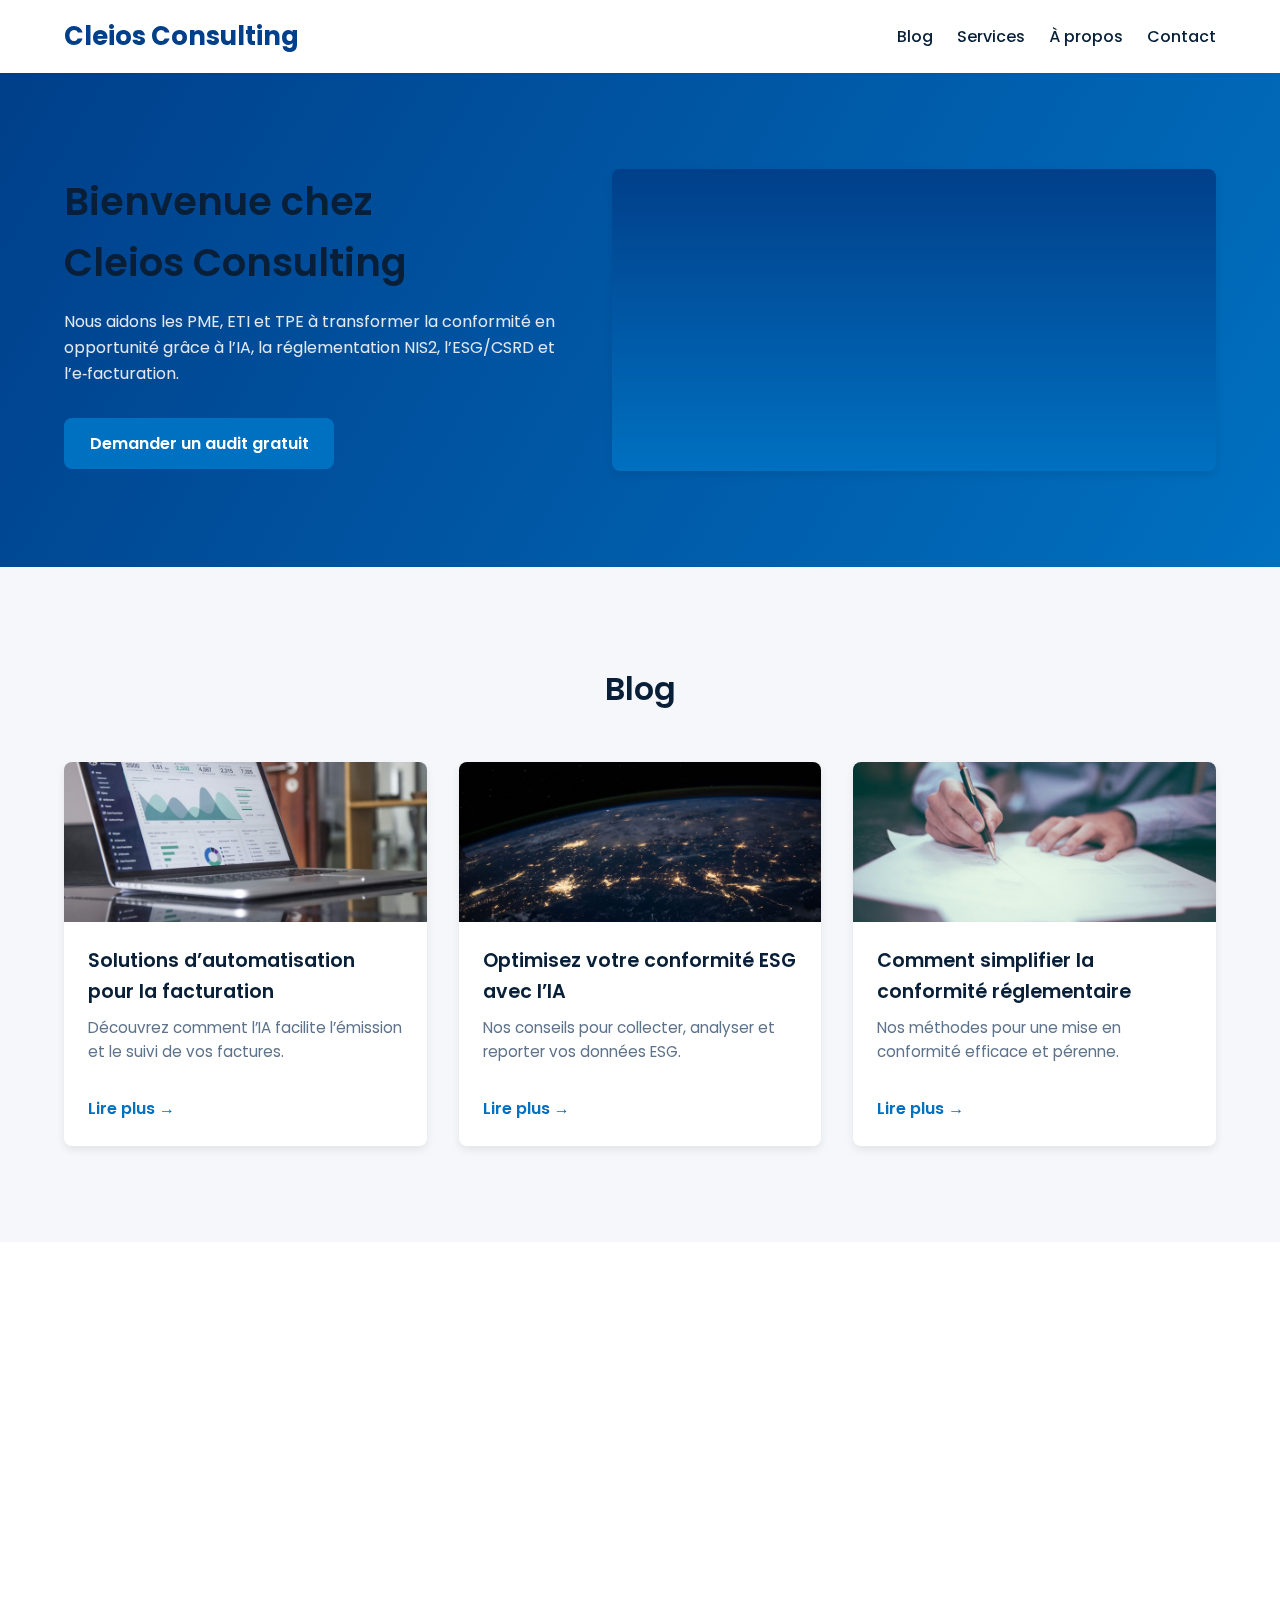
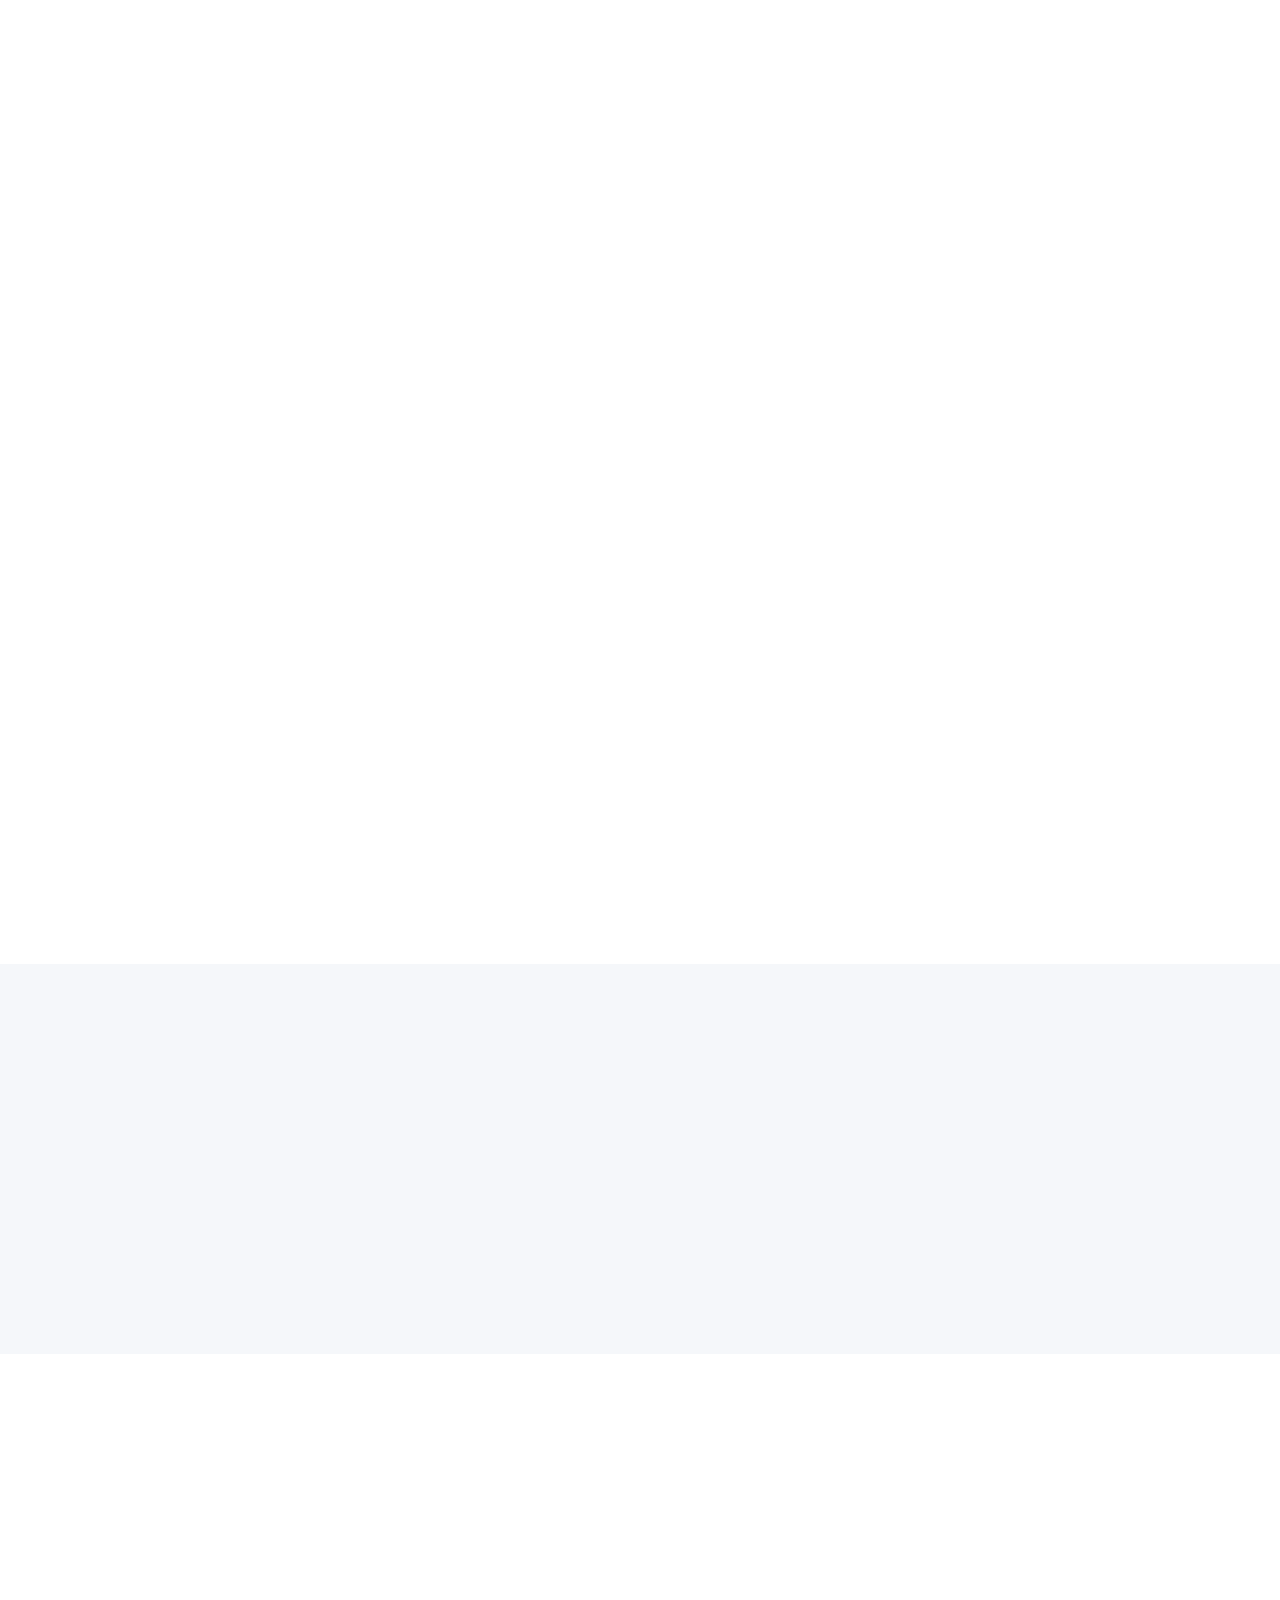
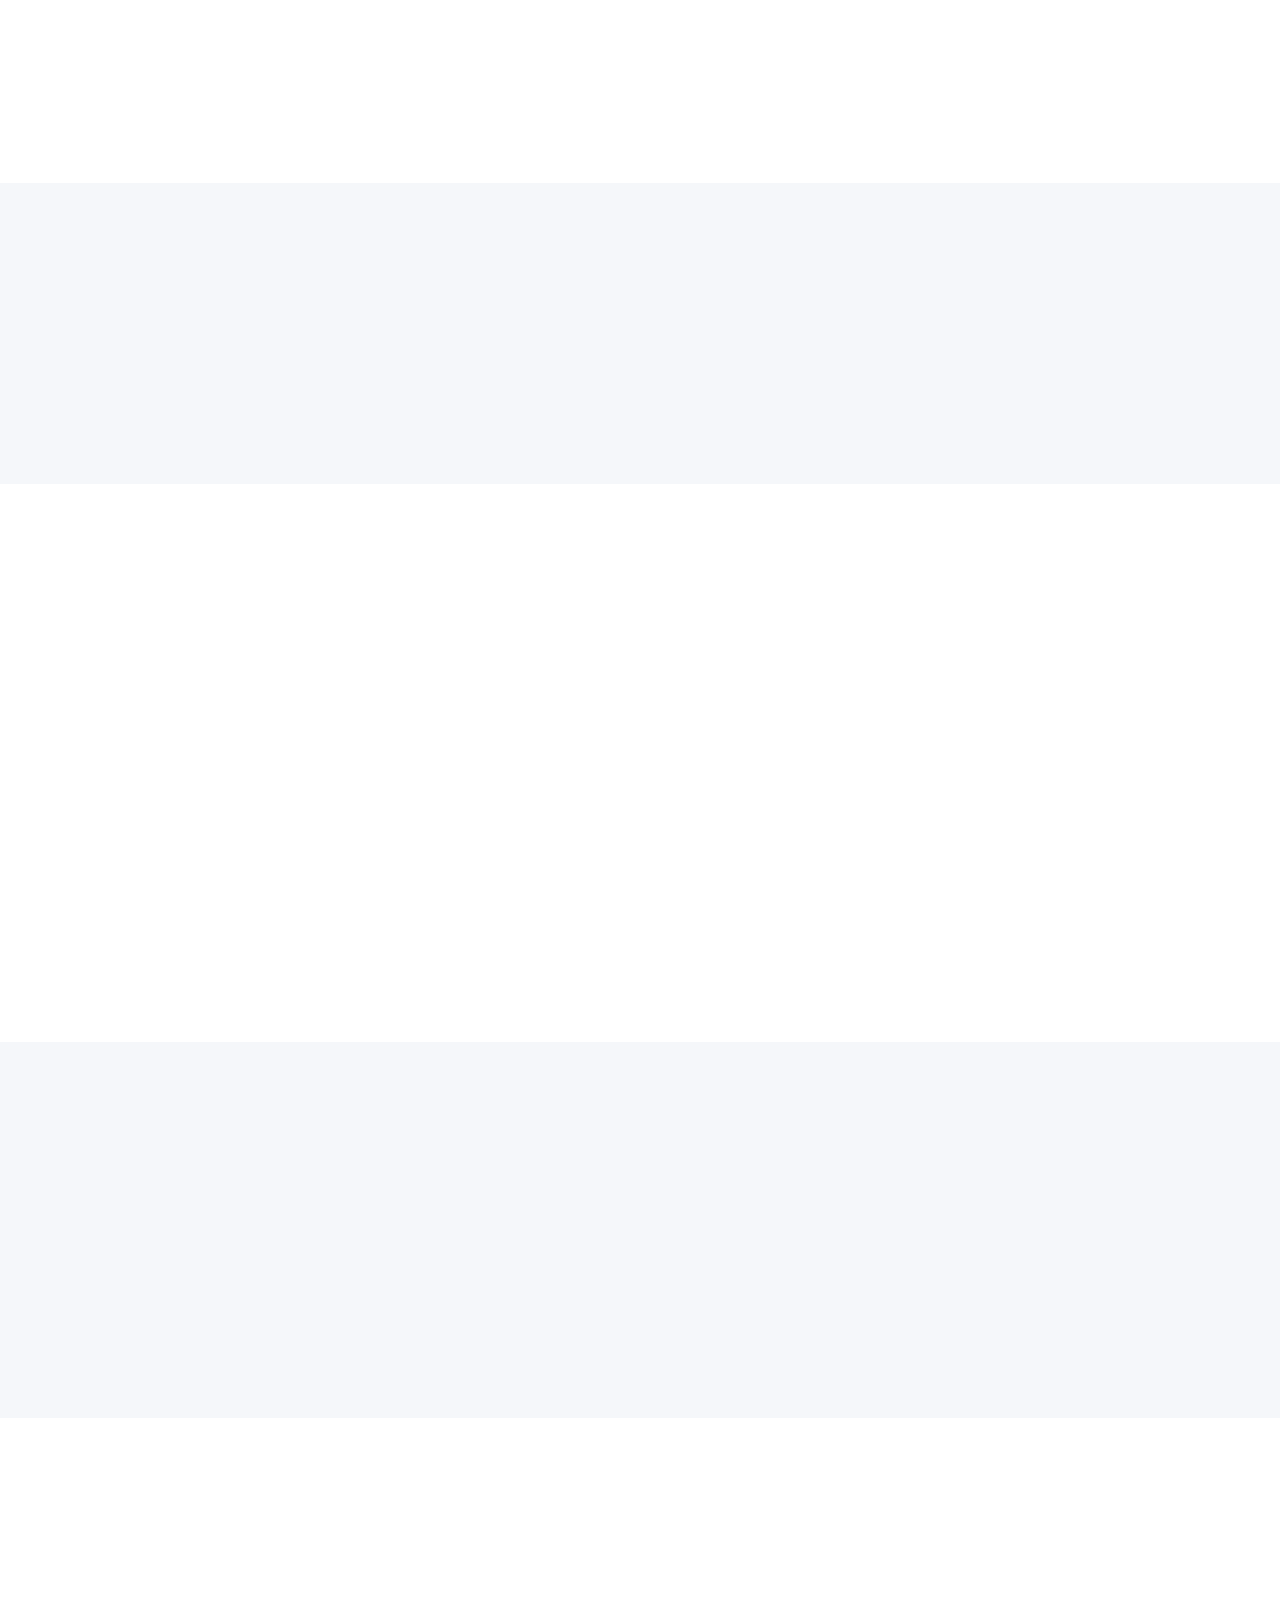
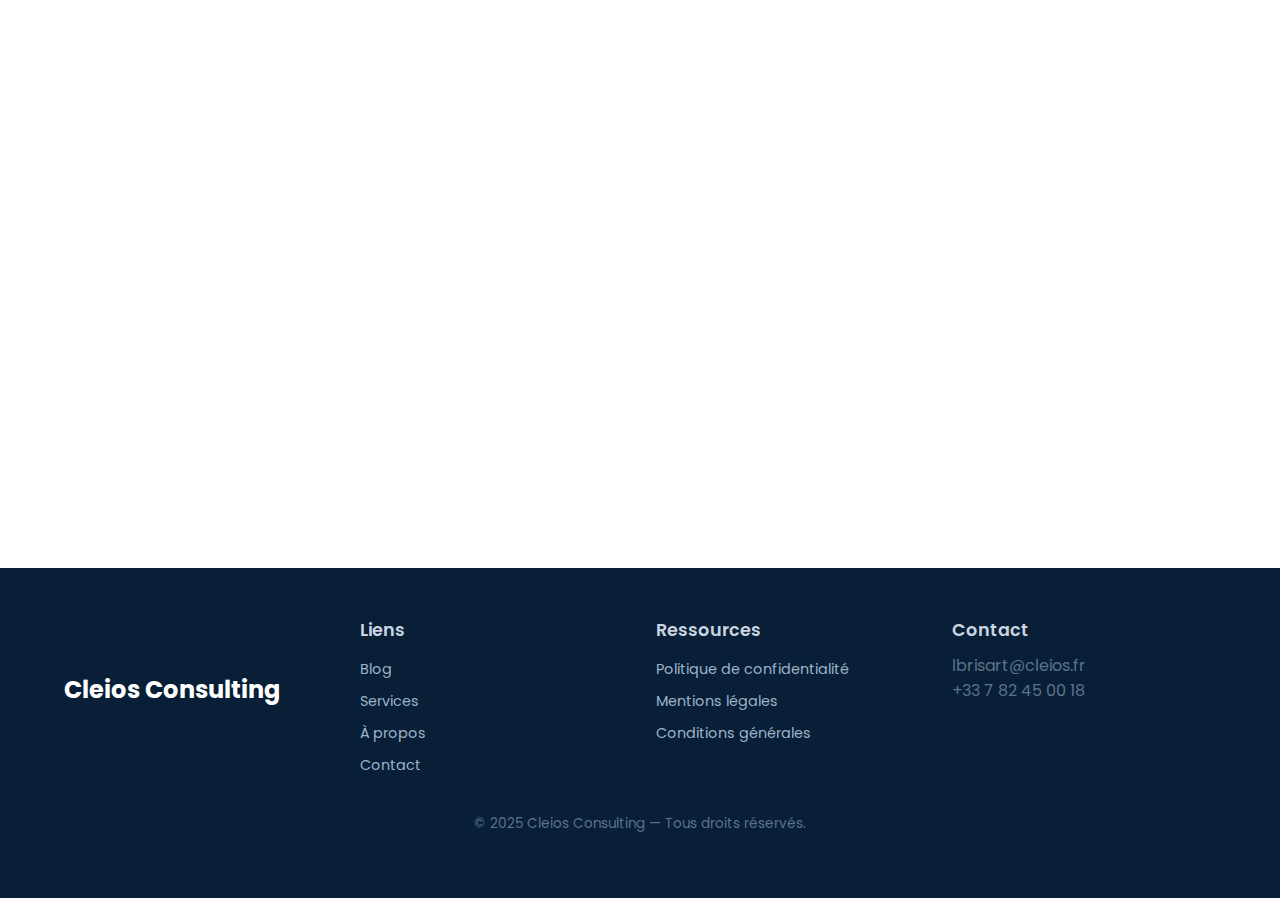
<file: index_final.html>
<!doctype html>
<html lang="fr">
  <head>
    <meta charset="utf-8" />
    <meta name="viewport" content="width=device-width, initial-scale=1" />
    <title>Cleios Consulting — Conseil en conformité & innovation</title>
    <meta
      name="description"
      content="Cleios Consulting accompagne les entreprises dans la conformité NIS2, ESG/CSRD, la facturation électronique et l’automatisation par l’IA pour transformer leurs obligations en opportunités."
    />
    <link rel="canonical" href="https://cleios.fr/" />
    <link
      href="https://fonts.googleapis.com/css2?family=Poppins:wght@400;500;600;700&display=swap"
      rel="stylesheet"
    />
    <link
      rel="stylesheet"
      href="https://cdnjs.cloudflare.com/ajax/libs/font-awesome/5.15.4/css/all.min.css"
      integrity="sha512-dyZ8kNqD7G4jNxGpJ9TWwfz5e5B05Pl8QOcpN1WxNsreK3FvXUuq21KIcb7HxF6GKuxA3HZgTIYq06Ozkp56aQ=="
      crossorigin="anonymous"
      referrerpolicy="no-referrer"
    />
    <link
      rel="stylesheet"
      href="https://unpkg.com/aos@2.3.4/dist/aos.css"
    />
    <link rel="stylesheet" href="deluxe_styles.css" />
  </head>
  <body>
    <!-- Navigation -->
    <header class="site-header">
      <div class="container nav-wrapper">
        <div class="logo">Cleios Consulting</div>
        <nav class="nav-menu">
          <ul>
            <li><a href="#blog">Blog</a></li>
            <li><a href="#services">Services</a></li>
            <li><a href="#about">À propos</a></li>
            <li><a href="#contact">Contact</a></li>
          </ul>
        </nav>
      </div>
    </header>

    <!-- Hero -->
    <section class="hero-split">
      <div class="container hero-grid">
        <div class="hero-text" data-aos="fade-right">
          <h1>Bienvenue chez Cleios Consulting</h1>
          <p>
            Nous aidons les PME, ETI et TPE à transformer la conformité en
            opportunité grâce à l’IA, la réglementation NIS2, l’ESG/CSRD et
            l’e‑facturation.
          </p>
          <a href="audit.html" class="btn btn-primary">Demander un audit gratuit</a>
        </div>
        <div class="hero-visual" data-aos="fade-left">
          <img src="custom_hero.png" alt="Analyse de données" />
        </div>
      </div>
    </section>

    <!-- Blog Section -->
    <section id="blog" class="blog-section">
      <div class="container">
        <h2 data-aos="fade-up">Blog</h2>
        <div class="blog-grid">
          <article class="blog-card" data-aos="fade-up" data-aos-delay="0">
            <div class="blog-thumb">
              <img src="custom_blog1.png" alt="Automatisation de la facturation" />
            </div>
            <div class="blog-info">
              <h3>Solutions d’automatisation pour la facturation</h3>
              <p>Découvrez comment l’IA facilite l’émission et le suivi de vos factures.</p>
              <a href="blog-automation.html" class="read-more">Lire plus&nbsp;→</a>
            </div>
          </article>
          <article class="blog-card" data-aos="fade-up" data-aos-delay="100">
            <div class="blog-thumb">
              <img src="custom_blog2.png" alt="Conformité ESG" />
            </div>
            <div class="blog-info">
              <h3>Optimisez votre conformité ESG avec l’IA</h3>
              <p>Nos conseils pour collecter, analyser et reporter vos données ESG.</p>
              <a href="blog-esg.html" class="read-more">Lire plus&nbsp;→</a>
            </div>
          </article>
          <article class="blog-card" data-aos="fade-up" data-aos-delay="200">
            <div class="blog-thumb">
              <img src="custom_blog3.png" alt="Simplifier la conformité" />
            </div>
            <div class="blog-info">
              <h3>Comment simplifier la conformité réglementaire</h3>
              <p>Nos méthodes pour une mise en conformité efficace et pérenne.</p>
              <a href="blog-conformite.html" class="read-more">Lire plus&nbsp;→</a>
            </div>
          </article>
        </div>
      </div>
    </section>

    <!-- Services Section -->
    <section id="services" class="deluxe-services">
      <div class="container">
        <h2 data-aos="fade-up">Nos services</h2>
        <div class="service-list">
          <div class="service-item" data-aos="fade-right">
            <div class="service-img">
              <img src="custom_service1.png" alt="ESG Compliance Consulting" />
            </div>
            <div class="service-text">
              <h3>ESG Compliance Consulting</h3>
              <p>
                Conseil stratégique ESG/CSRD, automatisation du reporting durable
                et modélisation de l’impact pour transformer vos engagements RSE en
                avantage concurrentiel.
              </p>
              <a href="service-esg.html" class="btn btn-outline">Réserver</a>
            </div>
          </div>
          <div class="service-item" data-aos="fade-left" data-aos-delay="100">
            <div class="service-img">
              <img src="custom_service2.png" alt="E‑Invoicing Solutions" />
            </div>
            <div class="service-text">
              <h3>E‑Invoicing Solutions</h3>
              <p>
                Mise en œuvre de la facturation électronique selon les standards
                PEPPOL et RO e‑Factura. Intégration et automatisation de votre
                cycle de facturation.
              </p>
              <a href="service-invoicing.html" class="btn btn-outline">Réserver</a>
            </div>
          </div>
          <div class="service-item" data-aos="fade-right" data-aos-delay="200">
            <div class="service-img">
              <img src="custom_service3.png" alt="IA‑Powered Automation" />
            </div>
            <div class="service-text">
              <h3>IA‑Powered Automation</h3>
              <p>
                Automatisation de la conformité et de vos processus grâce à
                l’intelligence artificielle : chatbots, génération de documents,
                analyses prédictives.
              </p>
              <a href="service-ia.html" class="btn btn-outline">Réserver</a>
            </div>
          </div>
        </div>
      </div>
    </section>

    <!-- About Section -->
    <section id="about" class="deluxe-about">
      <div class="container">
        <h2 data-aos="fade-up">Qui sommes‑nous ?</h2>
        <p data-aos="fade-up" data-aos-delay="100">
          Cleios Consulting accompagne les entreprises européennes à chaque étape
          de leur conformité : analyse, stratégie, mise en œuvre et
          automatisation. Nos consultants allient expertise réglementaire et
          solutions technologiques pour transformer des obligations en
          opportunités, de la cybersécurité à la durabilité en passant par
          l’e‑facturation.
        </p>
      </div>
    </section>

    <!-- AI Section -->
    <section class="deluxe-ai">
      <div class="container ai-flex">
        <div class="ai-img" data-aos="zoom-in">
          <img src="custom_service2.png" alt="IA Automation" />
        </div>
        <div class="ai-text" data-aos="fade-left">
          <h3>Automatisation assistée par IA</h3>
          <p>
            Profitez de nos solutions basées sur l’IA pour automatiser vos
            process de conformité, générer des rapports et créer des offres
            personnalisées. Un assistant virtuel intégré répond à vos clients
            24/7 et collecte les informations nécessaires pour construire une
            proposition en temps réel.
          </p>
          <a href="assistant.html" class="btn btn-primary">Découvrir l’assistant</a>
        </div>
      </div>
    </section>

    <!-- Clients Section -->
    <section class="deluxe-clients">
      <div class="container">
        <h2 data-aos="fade-up">Ils nous font confiance</h2>
        <div class="clients-grid" data-aos="fade-up" data-aos-delay="100">
          <span>energator</span>
          <span>mtvs.news</span>
          <span>Travelo</span>
          <span>gazeit</span>
          <span>GLMP.IT</span>
        </div>
      </div>
    </section>

    <!-- Follow Section -->
    <section class="deluxe-follow">
      <div class="container">
        <h2 data-aos="fade-up">Suivez‑nous</h2>
        <div class="follow-cards">
          <div class="follow-card" data-aos="zoom-in">
            <img src="custom_follow1.png" alt="Réseau 1" />
          </div>
          <div class="follow-card" data-aos="zoom-in" data-aos-delay="100">
            <img src="custom_follow2.png" alt="Réseau 2" />
          </div>
          <div class="follow-card" data-aos="zoom-in" data-aos-delay="200">
            <img src="custom_follow3.png" alt="Réseau 3" />
          </div>
          <div class="follow-card" data-aos="zoom-in" data-aos-delay="300">
            <img src="custom_follow4.png" alt="Réseau 4" />
          </div>
        </div>
        <div class="follow-actions" data-aos="fade-up" data-aos-delay="400">
          <a href="#" class="btn btn-secondary">Voir plus</a>
        </div>
      </div>
    </section>

    <!-- Assistant Section -->
    <section id="assistant" class="deluxe-assistant">
      <div class="container">
        <h2 data-aos="fade-up">Assistant IA Cleios</h2>
        <p data-aos="fade-up" data-aos-delay="100">
          Interagissez avec notre assistant intelligent pour obtenir des
          informations instantanées, explorer nos offres ou réaliser un audit
          préalable. Votre clé API est protégée via un Worker Cloudflare et
          n’est jamais exposée dans le navigateur.
        </p>
        <div id="ai-widget" data-aos="fade-up" data-aos-delay="200"></div>
      </div>
    </section>

    <!-- Contact Section -->
    <section id="contact" class="deluxe-contact">
      <div class="container">
        <h2 data-aos="fade-up">Contactez‑nous</h2>
        <p data-aos="fade-up" data-aos-delay="100">
          Besoin d’un accompagnement sur mesure ? Laissez‑nous vos coordonnées
          et un consultant vous recontactera sous 24 h.
        </p>
        <form
          action="https://formspree.io/f/mvojzeag"
          method="POST"
          class="contact-form"
          data-aos="fade-up"
          data-aos-delay="200"
        >
          <input type="text" name="Nom" placeholder="Nom" required />
          <input
            type="text"
            name="Entreprise"
            placeholder="Entreprise"
          />
          <input type="email" name="Email" placeholder="Email" required />
          <textarea
            name="Message"
            placeholder="Votre message"
            required
          ></textarea>
          <button type="submit" class="btn btn-primary">Envoyer</button>
        </form>
      </div>
    </section>

    <!-- Footer -->
    <footer class="site-footer">
      <div class="container footer-grid">
        <div class="footer-logo">Cleios Consulting</div>
        <div class="footer-col">
          <h4>Liens</h4>
          <ul>
            <li><a href="#blog">Blog</a></li>
            <li><a href="#services">Services</a></li>
            <li><a href="#about">À propos</a></li>
            <li><a href="#contact">Contact</a></li>
          </ul>
        </div>
        <div class="footer-col">
          <h4>Ressources</h4>
          <ul>
            <li><a href="#">Politique de confidentialité</a></li>
            <li><a href="#">Mentions légales</a></li>
            <li><a href="#">Conditions générales</a></li>
          </ul>
        </div>
        <div class="footer-col">
          <h4>Contact</h4>
          <p>lbrisart@cleios.fr<br />+33 7 82 45 00 18</p>
        </div>
      </div>
      <div class="container copyright">
        <p>© 2025 Cleios Consulting — Tous droits réservés.</p>
      </div>
    </footer>

    <script src="https://unpkg.com/aos@2.3.4/dist/aos.js"></script>
    <script>
      AOS.init({ once: true, duration: 800 });
    </script>
    <script src="app.js"></script>
    <script src="ai-widget.js"></script>
  </body>
</html>
</file>
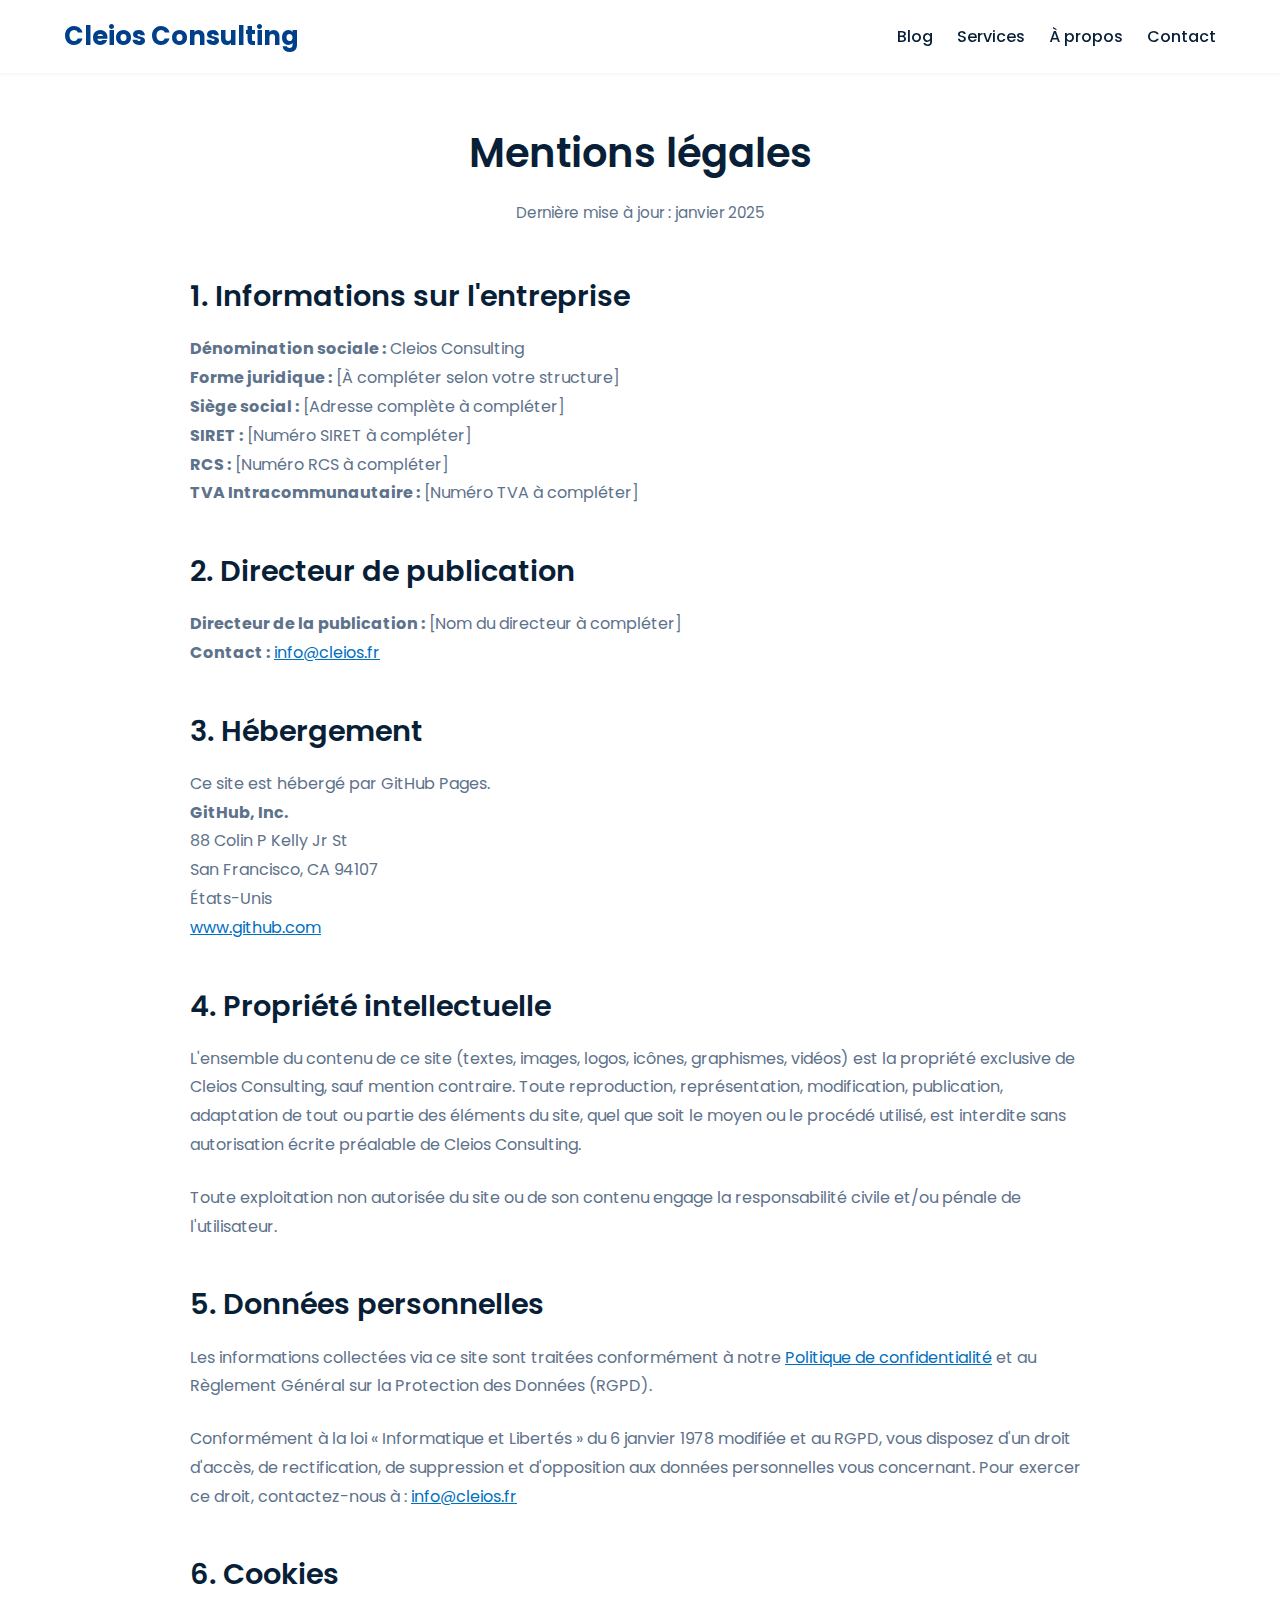
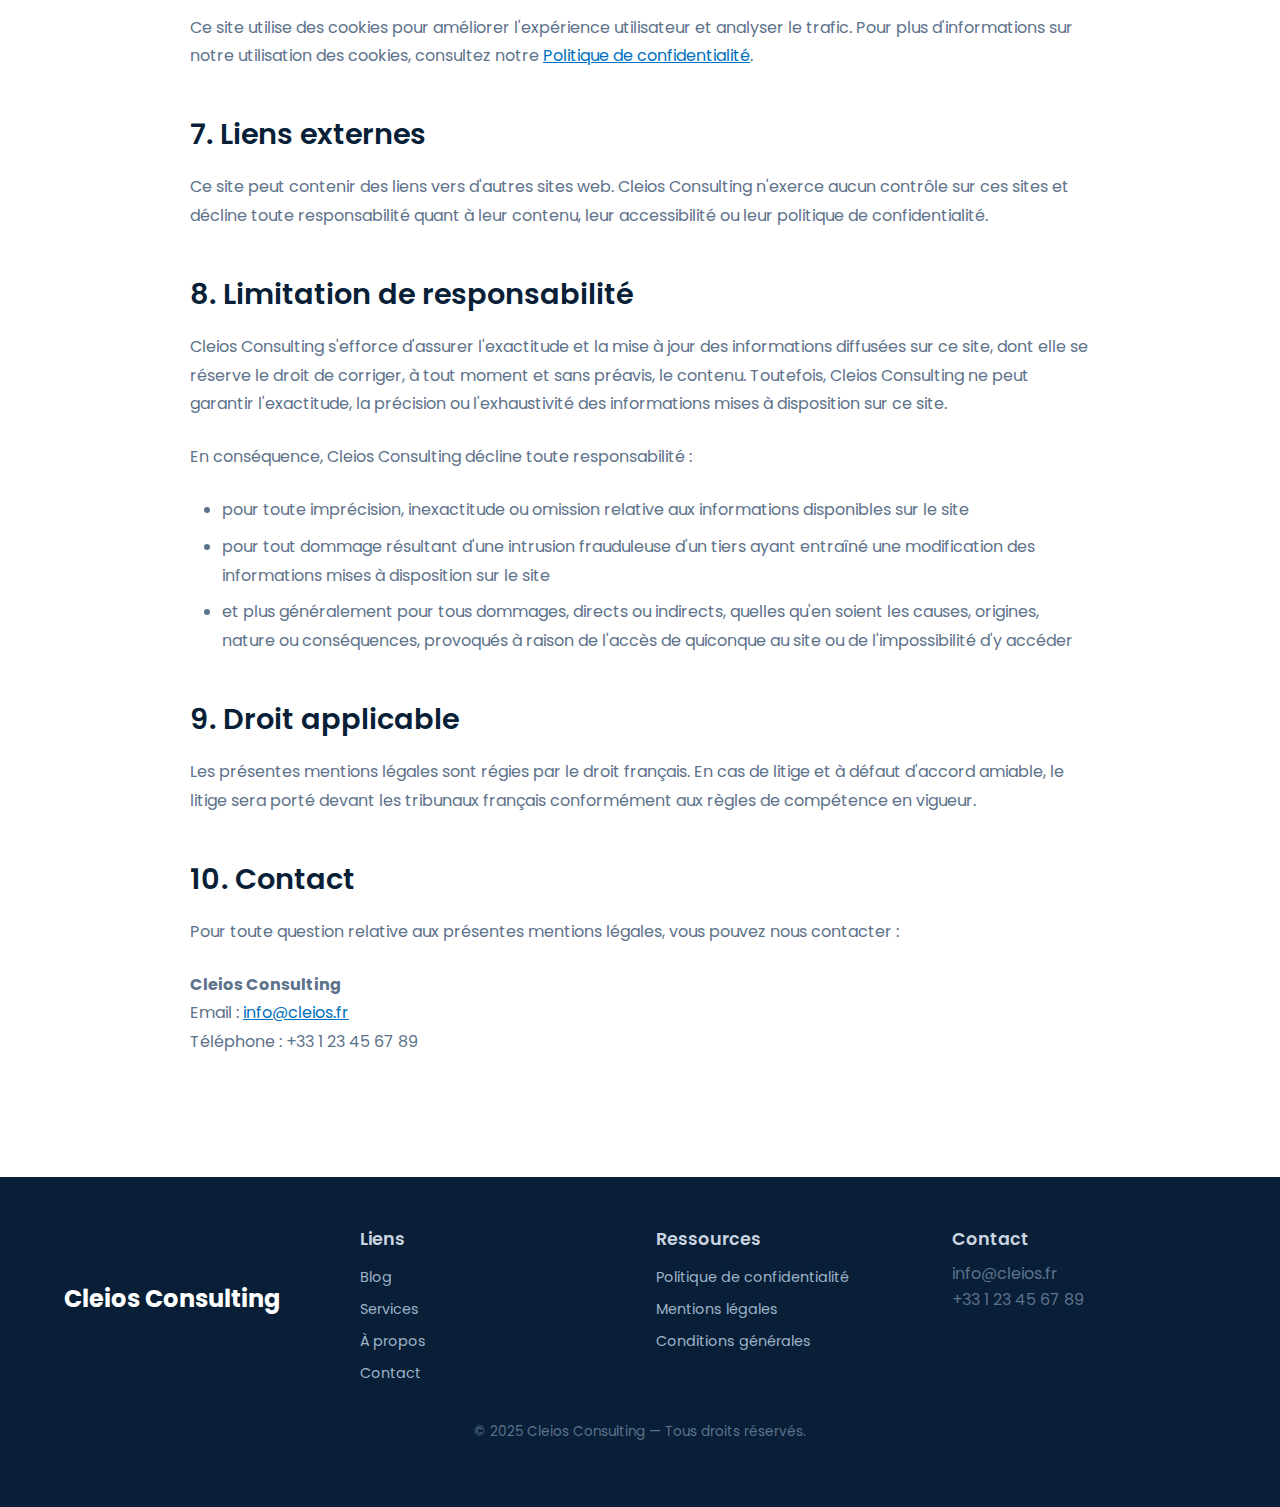
<file: mentions-legales.html>
<!doctype html>
<html lang="fr">
  <head>
    <meta charset="utf-8" />
    <meta name="viewport" content="width=device-width, initial-scale=1" />
    <title>Mentions légales — Cleios Consulting</title>
    <meta
      name="description"
      content="Mentions légales de Cleios Consulting. Informations sur l'entreprise, l'éditeur du site et les conditions d'utilisation."
    />
    <link rel="canonical" href="https://cleios.fr/mentions-legales.html" />
    <link
      href="https://fonts.googleapis.com/css2?family=Poppins:wght@400;500;600;700&display=swap"
      rel="stylesheet"
    />
    <link
      rel="stylesheet"
      href="https://cdnjs.cloudflare.com/ajax/libs/font-awesome/5.15.4/css/all.min.css"
      integrity="sha512-dyZ8kNqD7G4jNxG TWwfz5e5B05Pl8QOcpN1WxNsreK3FvXUuq21KIcb7HxF6GKuxA3HZgTIYq06Ozkp56aQ=="
      crossorigin="anonymous"
      referrerpolicy="no-referrer"
    />
    <link
      rel="stylesheet"
      href="https://unpkg.com/aos@2.3.4/dist/aos.css"
    />
    <link rel="stylesheet" href="deluxe_styles.css" />
  </head>
  <body>
    <!-- Navigation -->
    <header class="site-header">
      <div class="container nav-wrapper">
        <div class="logo"><a href="index.html">Cleios Consulting</a></div>
        <nav class="nav-menu">
          <ul>
            <li><a href="index.html#blog">Blog</a></li>
            <li><a href="index.html#services">Services</a></li>
            <li><a href="index.html#about">À propos</a></li>
            <li><a href="index.html#contact">Contact</a></li>
          </ul>
        </nav>
      </div>
    </header>

    <!-- Mentions légales -->
    <section class="legal-page">
      <div class="container">
        <h1>Mentions légales</h1>
        <p class="last-updated">Dernière mise à jour : janvier 2025</p>

        <div class="legal-content">
          <h2>1. Informations sur l'entreprise</h2>
          <p>
            <strong>Dénomination sociale :</strong> Cleios Consulting<br />
            <strong>Forme juridique :</strong> [À compléter selon votre structure]<br />
            <strong>Siège social :</strong> [Adresse complète à compléter]<br />
            <strong>SIRET :</strong> [Numéro SIRET à compléter]<br />
            <strong>RCS :</strong> [Numéro RCS à compléter]<br />
            <strong>TVA Intracommunautaire :</strong> [Numéro TVA à compléter]
          </p>

          <h2>2. Directeur de publication</h2>
          <p>
            <strong>Directeur de la publication :</strong> [Nom du directeur à compléter]<br />
            <strong>Contact :</strong> <a href="mailto:info@cleios.fr">info@cleios.fr</a>
          </p>

          <h2>3. Hébergement</h2>
          <p>
            Ce site est hébergé par GitHub Pages.<br />
            <strong>GitHub, Inc.</strong><br />
            88 Colin P Kelly Jr St<br />
            San Francisco, CA 94107<br />
            États-Unis<br />
            <a href="https://www.github.com" target="_blank" rel="noopener noreferrer">www.github.com</a>
          </p>

          <h2>4. Propriété intellectuelle</h2>
          <p>
            L'ensemble du contenu de ce site (textes, images, logos, icônes, graphismes, vidéos) est la propriété 
            exclusive de Cleios Consulting, sauf mention contraire. Toute reproduction, représentation, modification, 
            publication, adaptation de tout ou partie des éléments du site, quel que soit le moyen ou le procédé 
            utilisé, est interdite sans autorisation écrite préalable de Cleios Consulting.
          </p>
          <p>
            Toute exploitation non autorisée du site ou de son contenu engage la responsabilité civile et/ou pénale 
            de l'utilisateur.
          </p>

          <h2>5. Données personnelles</h2>
          <p>
            Les informations collectées via ce site sont traitées conformément à notre 
            <a href="politique-confidentialite.html">Politique de confidentialité</a> et au Règlement Général 
            sur la Protection des Données (RGPD).
          </p>
          <p>
            Conformément à la loi « Informatique et Libertés » du 6 janvier 1978 modifiée et au RGPD, vous disposez 
            d'un droit d'accès, de rectification, de suppression et d'opposition aux données personnelles vous 
            concernant. Pour exercer ce droit, contactez-nous à : <a href="mailto:info@cleios.fr">info@cleios.fr</a>
          </p>

          <h2>6. Cookies</h2>
          <p>
            Ce site utilise des cookies pour améliorer l'expérience utilisateur et analyser le trafic. 
            Pour plus d'informations sur notre utilisation des cookies, consultez notre 
            <a href="politique-confidentialite.html">Politique de confidentialité</a>.
          </p>

          <h2>7. Liens externes</h2>
          <p>
            Ce site peut contenir des liens vers d'autres sites web. Cleios Consulting n'exerce aucun contrôle sur 
            ces sites et décline toute responsabilité quant à leur contenu, leur accessibilité ou leur politique 
            de confidentialité.
          </p>

          <h2>8. Limitation de responsabilité</h2>
          <p>
            Cleios Consulting s'efforce d'assurer l'exactitude et la mise à jour des informations diffusées sur ce 
            site, dont elle se réserve le droit de corriger, à tout moment et sans préavis, le contenu. Toutefois, 
            Cleios Consulting ne peut garantir l'exactitude, la précision ou l'exhaustivité des informations mises 
            à disposition sur ce site.
          </p>
          <p>
            En conséquence, Cleios Consulting décline toute responsabilité :
          </p>
          <ul>
            <li>pour toute imprécision, inexactitude ou omission relative aux informations disponibles sur le site</li>
            <li>pour tout dommage résultant d'une intrusion frauduleuse d'un tiers ayant entraîné une modification 
            des informations mises à disposition sur le site</li>
            <li>et plus généralement pour tous dommages, directs ou indirects, quelles qu'en soient les causes, 
            origines, nature ou conséquences, provoqués à raison de l'accès de quiconque au site ou de l'impossibilité 
            d'y accéder</li>
          </ul>

          <h2>9. Droit applicable</h2>
          <p>
            Les présentes mentions légales sont régies par le droit français. En cas de litige et à défaut d'accord 
            amiable, le litige sera porté devant les tribunaux français conformément aux règles de compétence en vigueur.
          </p>

          <h2>10. Contact</h2>
          <p>
            Pour toute question relative aux présentes mentions légales, vous pouvez nous contacter :
          </p>
          <p>
            <strong>Cleios Consulting</strong><br />
            Email : <a href="mailto:info@cleios.fr">info@cleios.fr</a><br />
            Téléphone : +33 1 23 45 67 89
          </p>
        </div>
      </div>
    </section>

    <!-- Footer -->
    <footer class="site-footer">
      <div class="container footer-grid">
        <div class="footer-logo">Cleios Consulting</div>
        <div class="footer-col">
          <h4>Liens</h4>
          <ul>
            <li><a href="index.html#blog">Blog</a></li>
            <li><a href="index.html#services">Services</a></li>
            <li><a href="index.html#about">À propos</a></li>
            <li><a href="index.html#contact">Contact</a></li>
          </ul>
        </div>
        <div class="footer-col">
          <h4>Ressources</h4>
          <ul>
            <li><a href="politique-confidentialite.html">Politique de confidentialité</a></li>
            <li><a href="mentions-legales.html">Mentions légales</a></li>
            <li><a href="conditions-generales.html">Conditions générales</a></li>
          </ul>
        </div>
        <div class="footer-col">
          <h4>Contact</h4>
          <p>info@cleios.fr<br />+33 1 23 45 67 89</p>
        </div>
      </div>
      <div class="container copyright">
        <p>© 2025 Cleios Consulting — Tous droits réservés.</p>
      </div>
    </footer>

    <script src="https://unpkg.com/aos@2.3.4/dist/aos.js"></script>
    <script>
      AOS.init({ once: true, duration: 800 });
    </script>
    <script src="app.js"></script>
  </body>
</html>
</file>
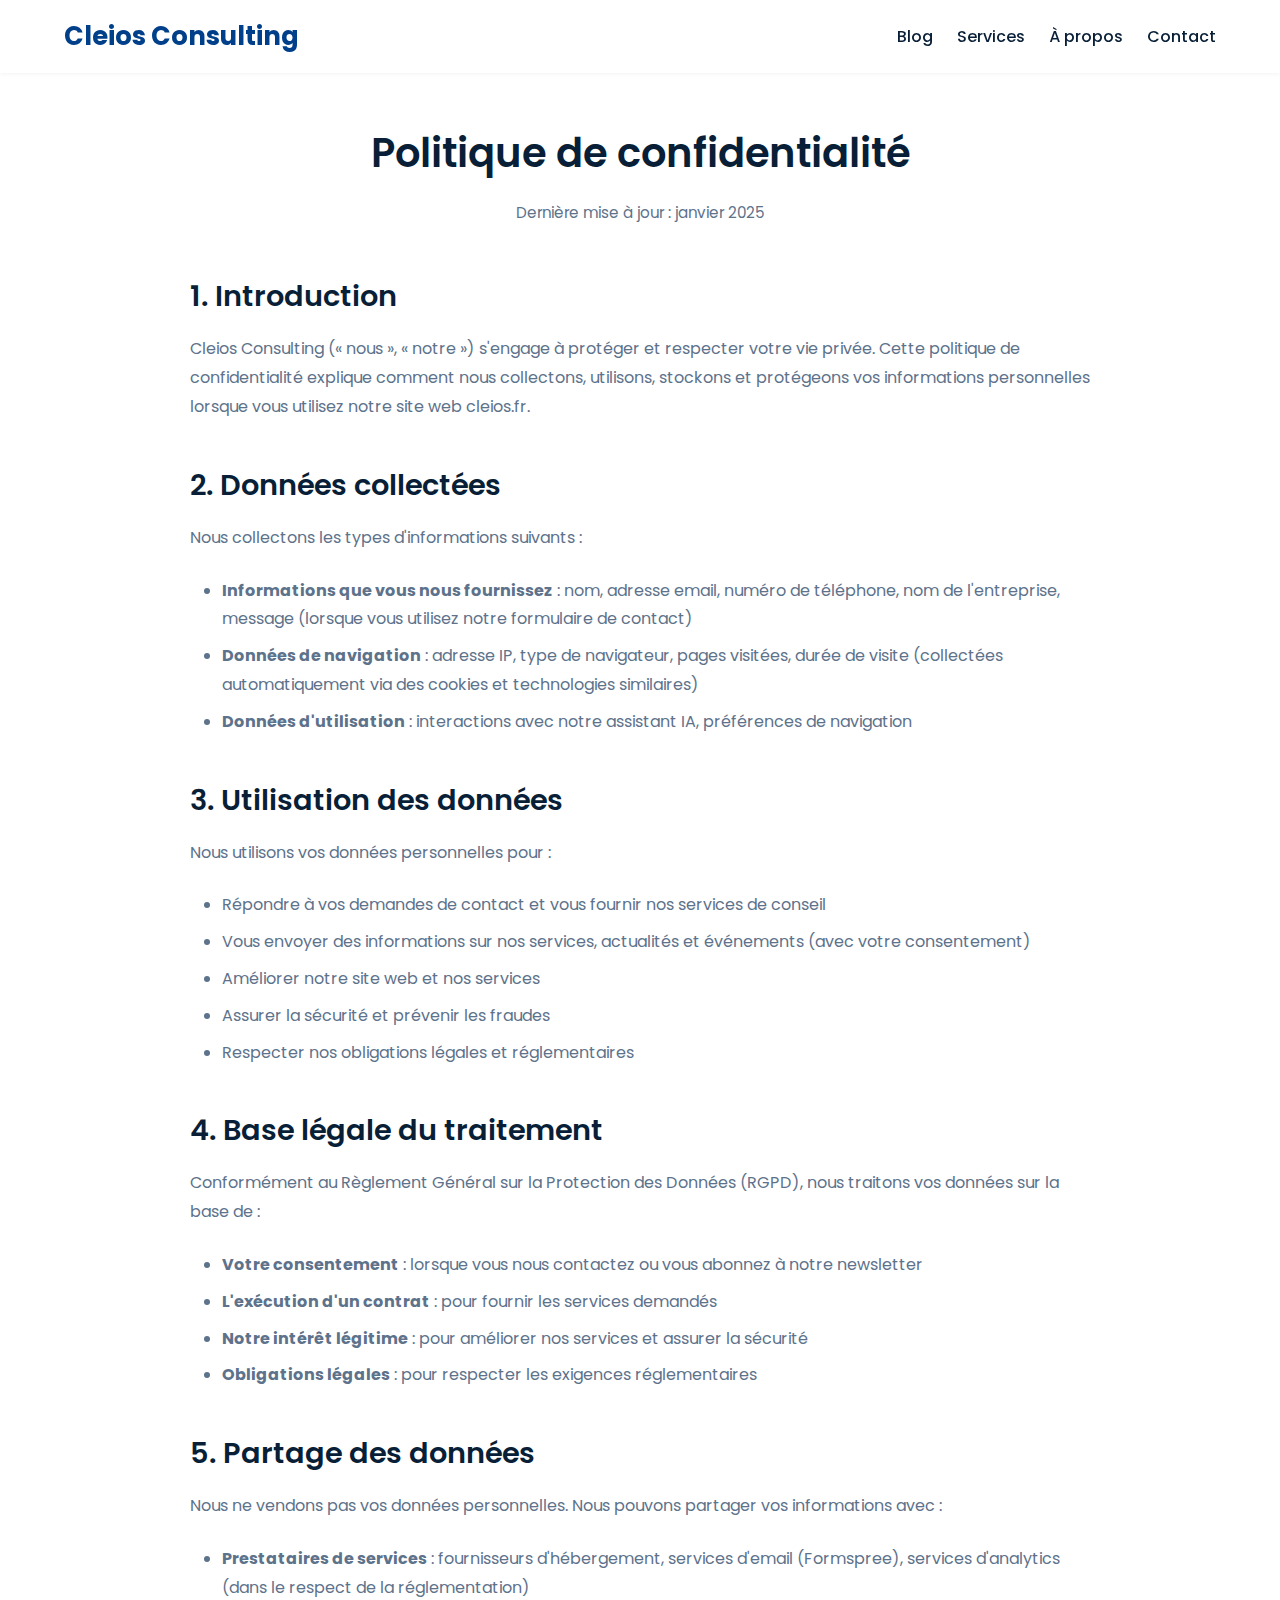
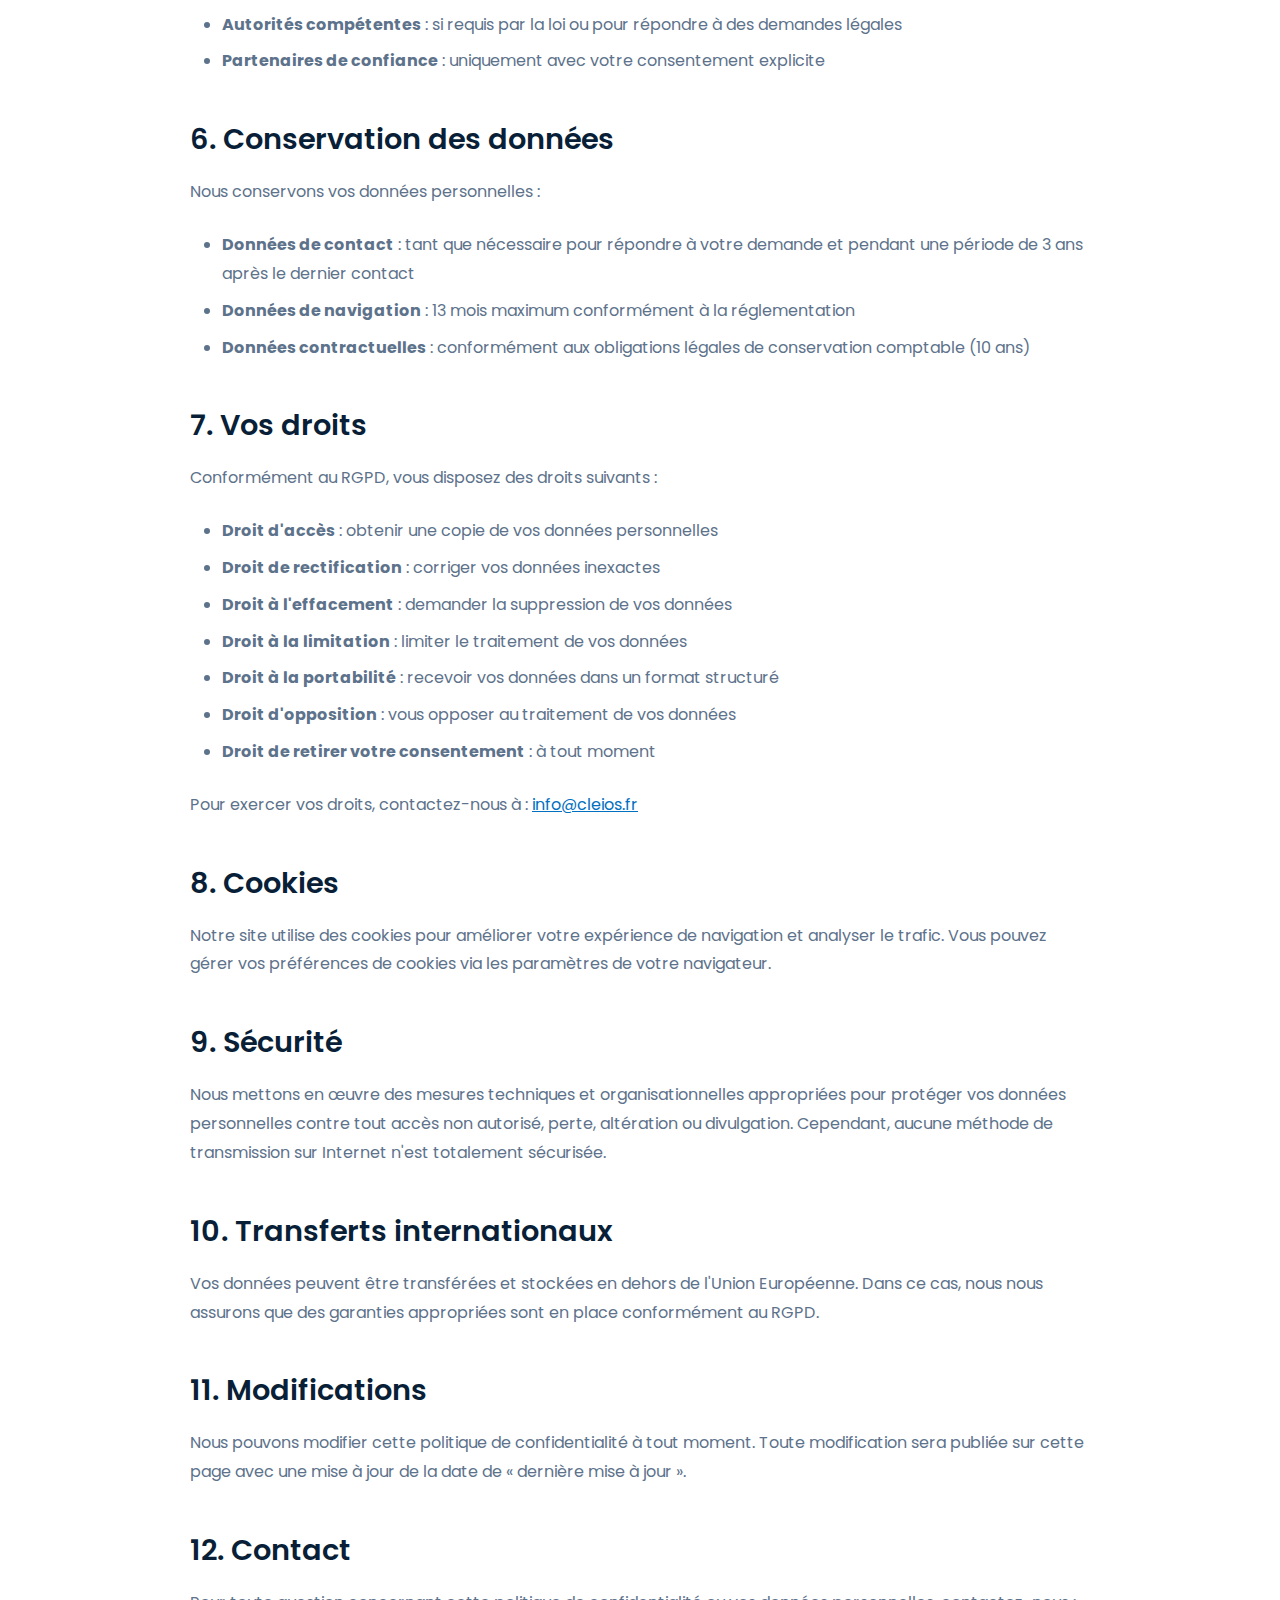
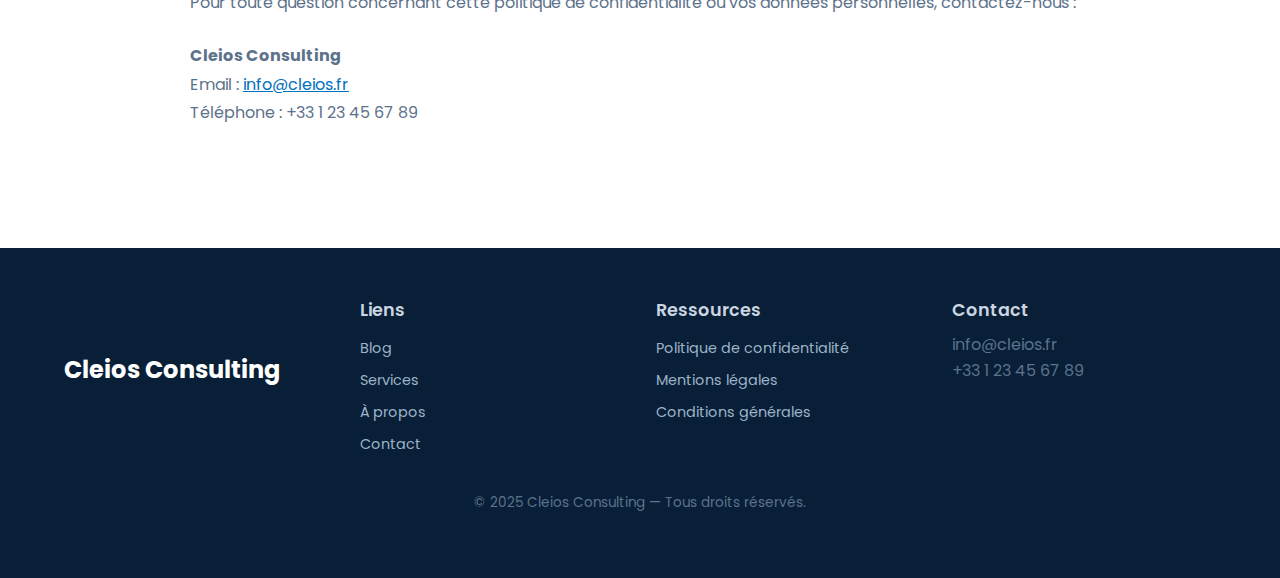
<file: politique-confidentialite.html>
<!doctype html>
<html lang="fr">
  <head>
    <meta charset="utf-8" />
    <meta name="viewport" content="width=device-width, initial-scale=1" />
    <title>Politique de confidentialité — Cleios Consulting</title>
    <meta
      name="description"
      content="Politique de confidentialité de Cleios Consulting. Découvrez comment nous collectons, utilisons et protégeons vos données personnelles."
    />
    <link rel="canonical" href="https://cleios.fr/politique-confidentialite.html" />
    <link
      href="https://fonts.googleapis.com/css2?family=Poppins:wght@400;500;600;700&display=swap"
      rel="stylesheet"
    />
    <link
      rel="stylesheet"
      href="https://cdnjs.cloudflare.com/ajax/libs/font-awesome/5.15.4/css/all.min.css"
      integrity="sha512-dyZ8kNqD7G4jNxG TWwfz5e5B05Pl8QOcpN1WxNsreK3FvXUuq21KIcb7HxF6GKuxA3HZgTIYq06Ozkp56aQ=="
      crossorigin="anonymous"
      referrerpolicy="no-referrer"
    />
    <link
      rel="stylesheet"
      href="https://unpkg.com/aos@2.3.4/dist/aos.css"
    />
    <link rel="stylesheet" href="deluxe_styles.css" />
  </head>
  <body>
    <!-- Navigation -->
    <header class="site-header">
      <div class="container nav-wrapper">
        <div class="logo"><a href="index.html">Cleios Consulting</a></div>
        <nav class="nav-menu">
          <ul>
            <li><a href="index.html#blog">Blog</a></li>
            <li><a href="index.html#services">Services</a></li>
            <li><a href="index.html#about">À propos</a></li>
            <li><a href="index.html#contact">Contact</a></li>
          </ul>
        </nav>
      </div>
    </header>

    <!-- Politique de confidentialité -->
    <section class="legal-page">
      <div class="container">
        <h1>Politique de confidentialité</h1>
        <p class="last-updated">Dernière mise à jour : janvier 2025</p>

        <div class="legal-content">
          <h2>1. Introduction</h2>
          <p>
            Cleios Consulting (« nous », « notre ») s'engage à protéger et respecter votre vie privée. 
            Cette politique de confidentialité explique comment nous collectons, utilisons, stockons et protégeons 
            vos informations personnelles lorsque vous utilisez notre site web cleios.fr.
          </p>

          <h2>2. Données collectées</h2>
          <p>Nous collectons les types d'informations suivants :</p>
          <ul>
            <li><strong>Informations que vous nous fournissez</strong> : nom, adresse email, numéro de téléphone, nom de l'entreprise, message (lorsque vous utilisez notre formulaire de contact)</li>
            <li><strong>Données de navigation</strong> : adresse IP, type de navigateur, pages visitées, durée de visite (collectées automatiquement via des cookies et technologies similaires)</li>
            <li><strong>Données d'utilisation</strong> : interactions avec notre assistant IA, préférences de navigation</li>
          </ul>

          <h2>3. Utilisation des données</h2>
          <p>Nous utilisons vos données personnelles pour :</p>
          <ul>
            <li>Répondre à vos demandes de contact et vous fournir nos services de conseil</li>
            <li>Vous envoyer des informations sur nos services, actualités et événements (avec votre consentement)</li>
            <li>Améliorer notre site web et nos services</li>
            <li>Assurer la sécurité et prévenir les fraudes</li>
            <li>Respecter nos obligations légales et réglementaires</li>
          </ul>

          <h2>4. Base légale du traitement</h2>
          <p>
            Conformément au Règlement Général sur la Protection des Données (RGPD), nous traitons vos données sur la base de :
          </p>
          <ul>
            <li><strong>Votre consentement</strong> : lorsque vous nous contactez ou vous abonnez à notre newsletter</li>
            <li><strong>L'exécution d'un contrat</strong> : pour fournir les services demandés</li>
            <li><strong>Notre intérêt légitime</strong> : pour améliorer nos services et assurer la sécurité</li>
            <li><strong>Obligations légales</strong> : pour respecter les exigences réglementaires</li>
          </ul>

          <h2>5. Partage des données</h2>
          <p>
            Nous ne vendons pas vos données personnelles. Nous pouvons partager vos informations avec :
          </p>
          <ul>
            <li><strong>Prestataires de services</strong> : fournisseurs d'hébergement, services d'email (Formspree), services d'analytics (dans le respect de la réglementation)</li>
            <li><strong>Autorités compétentes</strong> : si requis par la loi ou pour répondre à des demandes légales</li>
            <li><strong>Partenaires de confiance</strong> : uniquement avec votre consentement explicite</li>
          </ul>

          <h2>6. Conservation des données</h2>
          <p>
            Nous conservons vos données personnelles :
          </p>
          <ul>
            <li><strong>Données de contact</strong> : tant que nécessaire pour répondre à votre demande et pendant une période de 3 ans après le dernier contact</li>
            <li><strong>Données de navigation</strong> : 13 mois maximum conformément à la réglementation</li>
            <li><strong>Données contractuelles</strong> : conformément aux obligations légales de conservation comptable (10 ans)</li>
          </ul>

          <h2>7. Vos droits</h2>
          <p>
            Conformément au RGPD, vous disposez des droits suivants :
          </p>
          <ul>
            <li><strong>Droit d'accès</strong> : obtenir une copie de vos données personnelles</li>
            <li><strong>Droit de rectification</strong> : corriger vos données inexactes</li>
            <li><strong>Droit à l'effacement</strong> : demander la suppression de vos données</li>
            <li><strong>Droit à la limitation</strong> : limiter le traitement de vos données</li>
            <li><strong>Droit à la portabilité</strong> : recevoir vos données dans un format structuré</li>
            <li><strong>Droit d'opposition</strong> : vous opposer au traitement de vos données</li>
            <li><strong>Droit de retirer votre consentement</strong> : à tout moment</li>
          </ul>
          <p>
            Pour exercer vos droits, contactez-nous à : <a href="mailto:info@cleios.fr">info@cleios.fr</a>
          </p>

          <h2>8. Cookies</h2>
          <p>
            Notre site utilise des cookies pour améliorer votre expérience de navigation et analyser le trafic. 
            Vous pouvez gérer vos préférences de cookies via les paramètres de votre navigateur.
          </p>

          <h2>9. Sécurité</h2>
          <p>
            Nous mettons en œuvre des mesures techniques et organisationnelles appropriées pour protéger vos données 
            personnelles contre tout accès non autorisé, perte, altération ou divulgation. Cependant, aucune méthode 
            de transmission sur Internet n'est totalement sécurisée.
          </p>

          <h2>10. Transferts internationaux</h2>
          <p>
            Vos données peuvent être transférées et stockées en dehors de l'Union Européenne. Dans ce cas, nous nous 
            assurons que des garanties appropriées sont en place conformément au RGPD.
          </p>

          <h2>11. Modifications</h2>
          <p>
            Nous pouvons modifier cette politique de confidentialité à tout moment. Toute modification sera publiée 
            sur cette page avec une mise à jour de la date de « dernière mise à jour ».
          </p>

          <h2>12. Contact</h2>
          <p>
            Pour toute question concernant cette politique de confidentialité ou vos données personnelles, 
            contactez-nous :
          </p>
          <p>
            <strong>Cleios Consulting</strong><br />
            Email : <a href="mailto:info@cleios.fr">info@cleios.fr</a><br />
            Téléphone : +33 1 23 45 67 89
          </p>
        </div>
      </div>
    </section>

    <!-- Footer -->
    <footer class="site-footer">
      <div class="container footer-grid">
        <div class="footer-logo">Cleios Consulting</div>
        <div class="footer-col">
          <h4>Liens</h4>
          <ul>
            <li><a href="index.html#blog">Blog</a></li>
            <li><a href="index.html#services">Services</a></li>
            <li><a href="index.html#about">À propos</a></li>
            <li><a href="index.html#contact">Contact</a></li>
          </ul>
        </div>
        <div class="footer-col">
          <h4>Ressources</h4>
          <ul>
            <li><a href="politique-confidentialite.html">Politique de confidentialité</a></li>
            <li><a href="mentions-legales.html">Mentions légales</a></li>
            <li><a href="conditions-generales.html">Conditions générales</a></li>
          </ul>
        </div>
        <div class="footer-col">
          <h4>Contact</h4>
          <p>info@cleios.fr<br />+33 1 23 45 67 89</p>
        </div>
      </div>
      <div class="container copyright">
        <p>© 2025 Cleios Consulting — Tous droits réservés.</p>
      </div>
    </footer>

    <script src="https://unpkg.com/aos@2.3.4/dist/aos.js"></script>
    <script>
      AOS.init({ once: true, duration: 800 });
    </script>
    <script src="app.js"></script>
  </body>
</html>
</file>
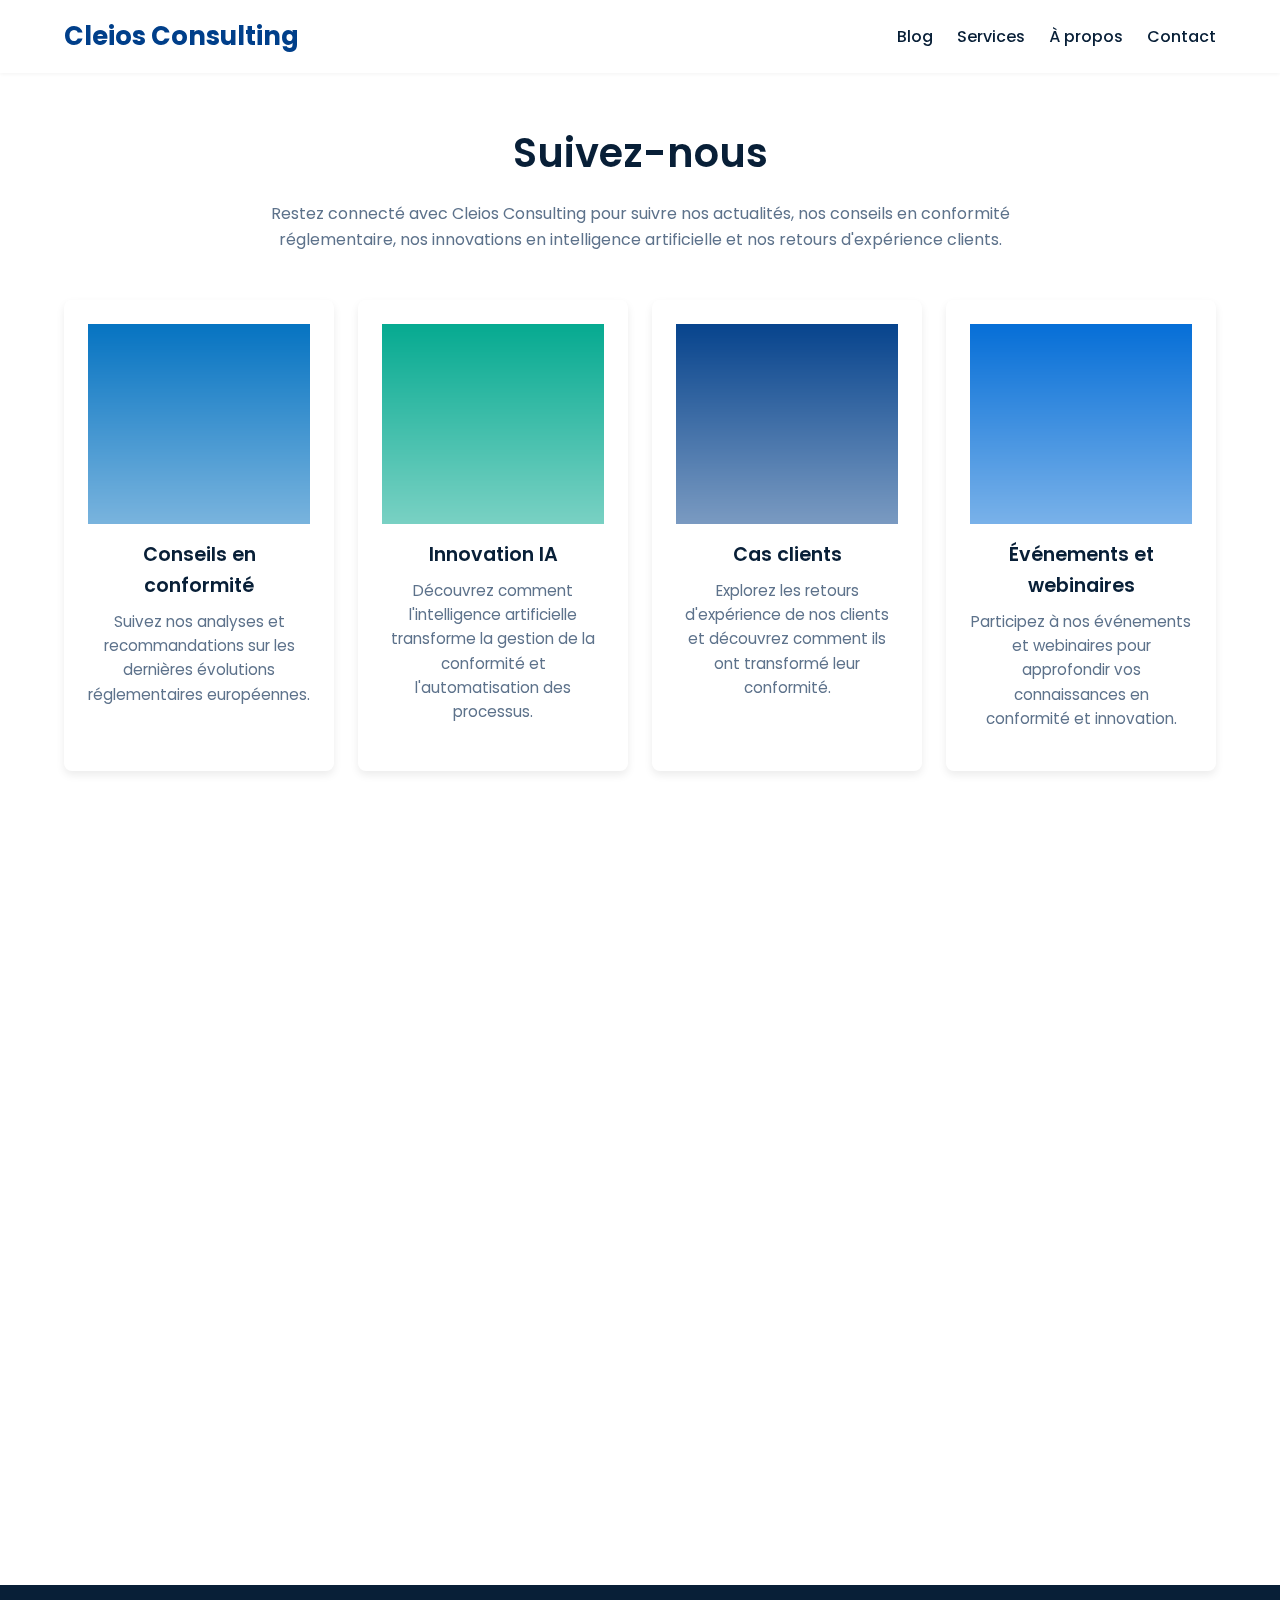
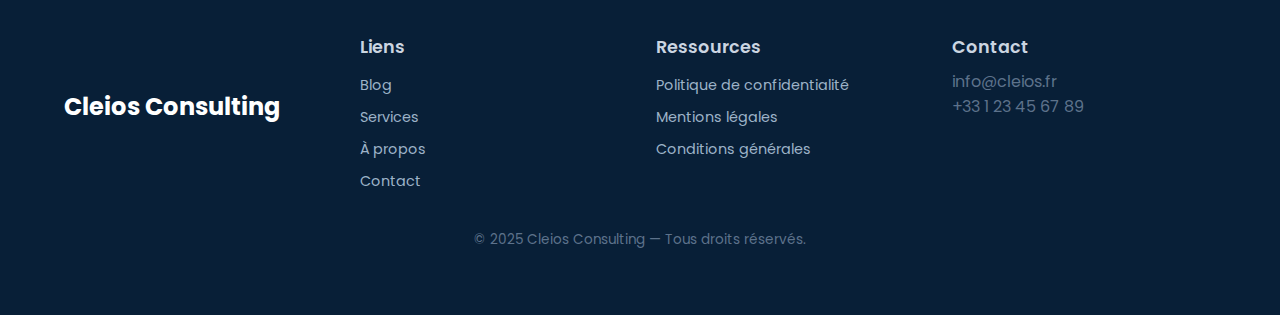
<file: suivez-nous.html>
<!doctype html>
<html lang="fr">
  <head>
    <meta charset="utf-8" />
    <meta name="viewport" content="width=device-width, initial-scale=1" />
    <title>Suivez-nous — Cleios Consulting</title>
    <meta
      name="description"
      content="Restez connecté avec Cleios Consulting. Suivez nos actualités, nos conseils en conformité et nos innovations en intelligence artificielle."
    />
    <link rel="canonical" href="https://cleios.fr/suivez-nous.html" />
    <link
      href="https://fonts.googleapis.com/css2?family=Poppins:wght@400;500;600;700&display=swap"
      rel="stylesheet"
    />
    <link
      rel="stylesheet"
      href="https://cdnjs.cloudflare.com/ajax/libs/font-awesome/5.15.4/css/all.min.css"
      integrity="sha512-dyZ8kNqD7G4jNxG TWwfz5e5B05Pl8QOcpN1WxNsreK3FvXUuq21KIcb7HxF6GKuxA3HZgTIYq06Ozkp56aQ=="
      crossorigin="anonymous"
      referrerpolicy="no-referrer"
    />
    <link
      rel="stylesheet"
      href="https://unpkg.com/aos@2.3.4/dist/aos.css"
    />
    <link rel="stylesheet" href="deluxe_styles.css" />
  </head>
  <body>
    <!-- Navigation -->
    <header class="site-header">
      <div class="container nav-wrapper">
        <div class="logo"><a href="index.html">Cleios Consulting</a></div>
        <nav class="nav-menu">
          <ul>
            <li><a href="index.html#blog">Blog</a></li>
            <li><a href="index.html#services">Services</a></li>
            <li><a href="index.html#about">À propos</a></li>
            <li><a href="index.html#contact">Contact</a></li>
          </ul>
        </nav>
      </div>
    </header>

    <!-- Suivez-nous Section -->
    <section class="deluxe-follow-page">
      <div class="container">
        <h1 data-aos="fade-up">Suivez-nous</h1>
        <p data-aos="fade-up" data-aos-delay="100" style="text-align: center; max-width: 800px; margin: 0 auto 3rem;">
          Restez connecté avec Cleios Consulting pour suivre nos actualités, nos conseils en conformité réglementaire, 
          nos innovations en intelligence artificielle et nos retours d'expérience clients.
        </p>

        <div class="follow-cards">
          <div class="follow-card" data-aos="zoom-in">
            <img src="custom_follow1.png" alt="Réseau 1" />
            <h3>Conseils en conformité</h3>
            <p>Suivez nos analyses et recommandations sur les dernières évolutions réglementaires européennes.</p>
          </div>
          <div class="follow-card" data-aos="zoom-in" data-aos-delay="100">
            <img src="custom_follow2.png" alt="Réseau 2" />
            <h3>Innovation IA</h3>
            <p>Découvrez comment l'intelligence artificielle transforme la gestion de la conformité et l'automatisation des processus.</p>
          </div>
          <div class="follow-card" data-aos="zoom-in" data-aos-delay="200">
            <img src="custom_follow3.png" alt="Réseau 3" />
            <h3>Cas clients</h3>
            <p>Explorez les retours d'expérience de nos clients et découvrez comment ils ont transformé leur conformité.</p>
          </div>
          <div class="follow-card" data-aos="zoom-in" data-aos-delay="300">
            <img src="custom_follow4.png" alt="Réseau 4" />
            <h3>Événements et webinaires</h3>
            <p>Participez à nos événements et webinaires pour approfondir vos connaissances en conformité et innovation.</p>
          </div>
        </div>

        <div class="follow-social" data-aos="fade-up" data-aos-delay="400">
          <h2>Restez informé</h2>
          <p>
            Abonnez-vous à notre newsletter pour recevoir nos dernières actualités, nos guides pratiques et nos conseils 
            personnalisés en matière de conformité réglementaire, ESG/CSRD, e‑facturation et automatisation IA.
          </p>
          <div class="newsletter-form">
            <form action="https://formspree.io/f/mvojzeag" method="POST" class="contact-form">
              <input type="email" name="Email" placeholder="Votre adresse email" required />
              <input type="hidden" name="Sujet" value="Newsletter" />
              <button type="submit" class="btn btn-primary">S'abonner</button>
            </form>
          </div>
        </div>

        <div class="follow-cta" data-aos="fade-up" data-aos-delay="500">
          <h2>Besoin d'un accompagnement personnalisé ?</h2>
          <p>Contactez-nous pour discuter de vos besoins en conformité et découvrir comment nous pouvons vous accompagner.</p>
          <a href="index.html#contact" class="btn btn-primary">Nous contacter</a>
        </div>
      </div>
    </section>

    <!-- Footer -->
    <footer class="site-footer">
      <div class="container footer-grid">
        <div class="footer-logo">Cleios Consulting</div>
        <div class="footer-col">
          <h4>Liens</h4>
          <ul>
            <li><a href="index.html#blog">Blog</a></li>
            <li><a href="index.html#services">Services</a></li>
            <li><a href="index.html#about">À propos</a></li>
            <li><a href="index.html#contact">Contact</a></li>
          </ul>
        </div>
        <div class="footer-col">
          <h4>Ressources</h4>
          <ul>
            <li><a href="politique-confidentialite.html">Politique de confidentialité</a></li>
            <li><a href="mentions-legales.html">Mentions légales</a></li>
            <li><a href="conditions-generales.html">Conditions générales</a></li>
          </ul>
        </div>
        <div class="footer-col">
          <h4>Contact</h4>
          <p>info@cleios.fr<br />+33 1 23 45 67 89</p>
        </div>
      </div>
      <div class="container copyright">
        <p>© 2025 Cleios Consulting — Tous droits réservés.</p>
      </div>
    </footer>

    <script src="https://unpkg.com/aos@2.3.4/dist/aos.js"></script>
    <script>
      AOS.init({ once: true, duration: 800 });
    </script>
    <script src="app.js"></script>
  </body>
</html>
</file>
<file: deluxe_styles.css>
/*
 * Deluxe style for Cleios Consulting
 * Inspiré d’un template de type Deloitte/Wix avec sections distinctes,
 * images immersives et typographie moderne. Utilise les variables CSS
 * pour personnaliser rapidement les couleurs.
 */

/* Variables */
:root {
  --clr-primary: #003f8a;
  --clr-secondary: #0070c0;
  --clr-accent: #00a88e;
  --clr-bg: #ffffff;
  --clr-light: #f5f7fa;
  --clr-dark: #081f37;
  --clr-muted: #5d728b;
  --radius: 0.5rem;
  --transition: 0.3s;
  --shadow: 0 4px 8px rgba(0, 0, 0, 0.08);
}

* {
  margin: 0;
  padding: 0;
  box-sizing: border-box;
}

body {
  font-family: 'Poppins', sans-serif;
  background-color: var(--clr-bg);
  color: var(--clr-dark);
  line-height: 1.6;
}

img {
  max-width: 100%;
  display: block;
}

h1, h2, h3, h4, h5, h6 {
  color: var(--clr-dark);
  font-weight: 600;
}

p {
  color: var(--clr-muted);
  margin-bottom: 1rem;
}

a {
  color: inherit;
  text-decoration: none;
}

/* Layout helpers */
.container {
  width: 90%;
  max-width: 1200px;
  margin: 0 auto;
}

.btn {
  display: inline-block;
  padding: 0.8rem 1.6rem;
  border: none;
  border-radius: var(--radius);
  font-weight: 600;
  transition: background-color var(--transition), transform var(--transition);
  cursor: pointer;
}

.btn-primary {
  background-color: var(--clr-secondary);
  color: #fff;
}

.btn-primary:hover {
  background-color: var(--clr-primary);
  transform: translateY(-3px);
}

.btn-secondary {
  background-color: var(--clr-accent);
  color: #fff;
}

.btn-secondary:hover {
  background-color: var(--clr-secondary);
  transform: translateY(-3px);
}

.btn-outline {
  border: 2px solid var(--clr-secondary);
  color: var(--clr-secondary);
  background-color: transparent;
}

.btn-outline:hover {
  background-color: var(--clr-secondary);
  color: #fff;
  transform: translateY(-3px);
}

/* Navigation */
.site-header {
  position: sticky;
  top: 0;
  width: 100%;
  background: rgba(255, 255, 255, 0.95);
  backdrop-filter: blur(4px);
  z-index: 1000;
  box-shadow: 0 1px 4px rgba(0, 0, 0, 0.05);
}

.nav-wrapper {
  display: flex;
  align-items: center;
  justify-content: space-between;
  padding: 1rem 0;
}

.logo {
  font-size: 1.6rem;
  font-weight: 700;
  color: var(--clr-primary);
  display: flex;
  align-items: center;
}

.logo img {
  max-height: 50px;
  width: auto;
  display: block;
}

.nav-menu ul {
  list-style: none;
  display: flex;
  gap: 1.5rem;
}

.nav-menu a {
  font-weight: 500;
  color: var(--clr-dark);
  transition: color var(--transition);
}

.nav-menu a:hover {
  color: var(--clr-secondary);
}

/* Hero */
.hero-split {
  background: linear-gradient(120deg, var(--clr-primary) 0%, var(--clr-secondary) 100%);
  color: #fff;
  padding: 6rem 0;
}

.hero-grid {
  display: flex;
  align-items: center;
  justify-content: space-between;
  flex-wrap: wrap;
  gap: 3rem;
}

.hero-text {
  flex: 1 1 50%;
  max-width: 500px;
}

.hero-text h1 {
  font-size: 2.4rem;
  margin-bottom: 1rem;
}

.hero-text p {
  margin-bottom: 2rem;
  color: #e2e8f0;
}

.hero-visual {
  flex: 1 1 45%;
  display: flex;
  justify-content: center;
  align-items: center;
}

.hero-visual img {
  border-radius: var(--radius);
  box-shadow: var(--shadow);
}

/* Blog Section */
.blog-section {
  padding: 6rem 0;
  background-color: var(--clr-light);
}

.blog-section h2 {
  text-align: center;
  margin-bottom: 3rem;
  font-size: 2rem;
}

.blog-grid {
  display: grid;
  grid-template-columns: repeat(auto-fit, minmax(280px, 1fr));
  gap: 2rem;
}

.blog-card {
  background: #fff;
  border-radius: var(--radius);
  box-shadow: var(--shadow);
  overflow: hidden;
  display: flex;
  flex-direction: column;
  transition: transform var(--transition), box-shadow var(--transition);
}

.blog-card:hover {
  transform: translateY(-5px);
  box-shadow: 0 8px 16px rgba(0, 0, 0, 0.12);
}

.blog-thumb img {
  height: 160px;
  object-fit: cover;
  width: 100%;
}

.blog-info {
  padding: 1.5rem;
  flex-grow: 1;
  display: flex;
  flex-direction: column;
}

.blog-info h3 {
  font-size: 1.2rem;
  margin-bottom: 0.5rem;
  color: var(--clr-dark);
}

.blog-info p {
  flex-grow: 1;
  color: var(--clr-muted);
  font-size: 0.95rem;
}

.read-more {
  margin-top: 1rem;
  font-weight: 600;
  color: var(--clr-secondary);
}

.read-more:hover {
  text-decoration: underline;
}

/* Services Section */
.deluxe-services {
  padding: 6rem 0;
  background: var(--clr-bg);
}

.deluxe-services h2 {
  text-align: center;
  margin-bottom: 3rem;
  font-size: 2rem;
}

.service-list {
  display: flex;
  flex-direction: column;
  gap: 2.5rem;
}

.service-item {
  display: flex;
  flex-wrap: wrap;
  background-color: #fff;
  border-radius: var(--radius);
  box-shadow: var(--shadow);
  overflow: hidden;
}

.service-item:nth-child(even) {
  flex-direction: row-reverse;
}

.service-img {
  flex: 1 1 45%;
  min-height: 260px;
}

.service-img img {
  width: 100%;
  height: 100%;
  object-fit: cover;
}

.service-text {
  flex: 1 1 55%;
  padding: 2rem;
  display: flex;
  flex-direction: column;
  justify-content: center;
}

.service-text h3 {
  font-size: 1.5rem;
  margin-bottom: 0.5rem;
}

.service-text p {
  margin-bottom: 1.5rem;
  color: var(--clr-muted);
  font-size: 0.95rem;
  line-height: 1.6;
}

/* About */
.deluxe-about {
  padding: 6rem 0;
  background-color: var(--clr-light);
  text-align: center;
}

.deluxe-about h2 {
  margin-bottom: 2rem;
  font-size: 2rem;
}

.deluxe-about p {
  max-width: 900px;
  margin: 0 auto;
  font-size: 1rem;
  line-height: 1.8;
  color: var(--clr-muted);
}

/* AI Section */
.deluxe-ai {
  padding: 6rem 0;
  background: var(--clr-bg);
}

.ai-flex {
  display: flex;
  flex-wrap: wrap;
  align-items: center;
  justify-content: space-between;
  gap: 3rem;
}

.ai-img {
  flex: 1 1 45%;
}

.ai-img img {
  border-radius: var(--radius);
  box-shadow: var(--shadow);
}

.ai-text {
  flex: 1 1 50%;
}

.ai-text h3 {
  font-size: 1.7rem;
  margin-bottom: 1rem;
}

.ai-text p {
  margin-bottom: 1.5rem;
  color: var(--clr-muted);
  font-size: 1rem;
}

/* Clients */
.deluxe-clients {
  padding: 6rem 0;
  background-color: var(--clr-light);
  text-align: center;
}

.deluxe-clients h2 {
  margin-bottom: 2rem;
  font-size: 2rem;
}

.clients-grid {
  display: flex;
  justify-content: center;
  gap: 2rem;
  flex-wrap: wrap;
  font-weight: 600;
  color: var(--clr-primary);
}

/* Follow Section */
.deluxe-follow {
  padding: 6rem 0;
  background: var(--clr-bg);
}

.deluxe-follow h2 {
  text-align: center;
  margin-bottom: 2rem;
  font-size: 2rem;
}

.follow-cards {
  display: grid;
  grid-template-columns: repeat(auto-fit, minmax(200px, 1fr));
  gap: 1.5rem;
}

.follow-card {
  overflow: hidden;
  border-radius: var(--radius);
  box-shadow: var(--shadow);
  transition: transform var(--transition);
}

.follow-card img {
  width: 100%;
  height: 200px;
  object-fit: cover;
}

.follow-card:hover {
  transform: scale(1.05);
}

.follow-actions {
  text-align: center;
  margin-top: 2rem;
}

/* Assistant Section */
.deluxe-assistant {
  padding: 6rem 0;
  background-color: var(--clr-light);
  text-align: center;
}

.deluxe-assistant h2 {
  margin-bottom: 1.5rem;
  font-size: 2rem;
}

.deluxe-assistant p {
  max-width: 800px;
  margin: 0 auto 2rem;
  color: var(--clr-muted);
  font-size: 1rem;
}

/* Contact Section */
.deluxe-contact {
  padding: 6rem 0;
  background: var(--clr-bg);
}

.deluxe-contact h2 {
  text-align: center;
  margin-bottom: 2rem;
  font-size: 2rem;
}

.deluxe-contact p {
  text-align: center;
  margin-bottom: 2rem;
  color: var(--clr-muted);
  font-size: 1rem;
}

.deluxe-contact .contact-form {
  max-width: 700px;
  margin: 0 auto;
  display: flex;
  flex-direction: column;
  gap: 1rem;
}

.deluxe-contact input,
.deluxe-contact textarea {
  padding: 0.8rem 1rem;
  border: 1px solid #d1d5db;
  border-radius: var(--radius);
  font-size: 1rem;
  resize: vertical;
}

.deluxe-contact textarea {
  min-height: 160px;
}

.deluxe-contact button {
  align-self: flex-start;
  margin-top: 1rem;
}

/* Footer */
.site-footer {
  background: var(--clr-dark);
  color: #fff;
  padding: 3rem 0;
}

.footer-grid {
  display: grid;
  grid-template-columns: repeat(auto-fit, minmax(180px, 1fr));
  gap: 2rem;
  margin-bottom: 2rem;
}

.footer-logo {
  font-size: 1.5rem;
  font-weight: 700;
  margin-bottom: 1rem;
  display: flex;
  align-items: center;
}

.footer-logo img {
  max-height: 40px;
  width: auto;
  display: block;
}

.footer-col h4 {
  margin-bottom: 0.5rem;
  font-size: 1.1rem;
  color: #cbd5e1;
}

.footer-col ul {
  list-style: none;
  line-height: 2;
}

.footer-col a {
  color: #9db3c8;
  font-size: 0.9rem;
  transition: color var(--transition);
}

.footer-col a:hover {
  color: var(--clr-secondary);
}

.copyright {
  text-align: center;
  font-size: 0.85rem;
  color: #9db3c8;
}

/* Blog Article Page */
.blog-article {
  padding: 3rem 0 6rem;
  background-color: var(--clr-bg);
}

.article-header {
  max-width: 900px;
  margin: 0 auto 2rem;
}

.back-link {
  display: inline-block;
  margin-bottom: 1.5rem;
  color: var(--clr-secondary);
  font-weight: 500;
  transition: color var(--transition);
}

.back-link:hover {
  color: var(--clr-primary);
  text-decoration: underline;
}

.article-header h1 {
  font-size: 2.5rem;
  margin-bottom: 0.5rem;
  color: var(--clr-dark);
}

.article-meta {
  color: var(--clr-muted);
  font-size: 0.95rem;
}

.article-image {
  max-width: 900px;
  margin: 0 auto 3rem;
}

.article-image img {
  width: 100%;
  border-radius: var(--radius);
  box-shadow: var(--shadow);
}

.article-content {
  max-width: 900px;
  margin: 0 auto;
}

.article-content h2 {
  font-size: 1.8rem;
  margin-top: 2.5rem;
  margin-bottom: 1rem;
  color: var(--clr-dark);
}

.article-content h3 {
  font-size: 1.4rem;
  margin-top: 2rem;
  margin-bottom: 0.75rem;
  color: var(--clr-dark);
}

.article-content ul {
  margin-left: 2rem;
  margin-bottom: 1.5rem;
  color: var(--clr-muted);
}

.article-content li {
  margin-bottom: 0.5rem;
  line-height: 1.8;
}

.article-content p {
  margin-bottom: 1.5rem;
  line-height: 1.8;
}

.article-cta {
  margin-top: 3rem;
  text-align: center;
}

/* Legal Pages */
.legal-page {
  padding: 3rem 0 6rem;
  background-color: var(--clr-bg);
}

.legal-page h1 {
  font-size: 2.5rem;
  margin-bottom: 1rem;
  color: var(--clr-dark);
  text-align: center;
}

.last-updated {
  text-align: center;
  color: var(--clr-muted);
  font-size: 0.95rem;
  margin-bottom: 3rem;
}

.legal-content {
  max-width: 900px;
  margin: 0 auto;
}

.legal-content h2 {
  font-size: 1.8rem;
  margin-top: 2.5rem;
  margin-bottom: 1rem;
  color: var(--clr-dark);
}

.legal-content h3 {
  font-size: 1.4rem;
  margin-top: 2rem;
  margin-bottom: 0.75rem;
  color: var(--clr-dark);
}

.legal-content ul {
  margin-left: 2rem;
  margin-bottom: 1.5rem;
  color: var(--clr-muted);
}

.legal-content li {
  margin-bottom: 0.5rem;
  line-height: 1.8;
}

.legal-content p {
  margin-bottom: 1.5rem;
  line-height: 1.8;
}

.legal-content a {
  color: var(--clr-secondary);
  text-decoration: underline;
}

.legal-content a:hover {
  color: var(--clr-primary);
}

/* Follow Page */
.deluxe-follow-page {
  padding: 3rem 0 6rem;
  background-color: var(--clr-bg);
}

.deluxe-follow-page h1 {
  text-align: center;
  font-size: 2.5rem;
  margin-bottom: 1rem;
}

.deluxe-follow-page .follow-cards {
  margin-bottom: 4rem;
}

.deluxe-follow-page .follow-card {
  text-align: center;
  padding: 1.5rem;
  background: #fff;
}

.deluxe-follow-page .follow-card h3 {
  margin-top: 1rem;
  margin-bottom: 0.5rem;
  font-size: 1.2rem;
}

.deluxe-follow-page .follow-card p {
  color: var(--clr-muted);
  font-size: 0.95rem;
}

.follow-social {
  text-align: center;
  margin: 4rem 0;
  padding: 3rem;
  background-color: var(--clr-light);
  border-radius: var(--radius);
}

.follow-social h2 {
  font-size: 2rem;
  margin-bottom: 1rem;
}

.follow-social p {
  max-width: 700px;
  margin: 0 auto 2rem;
}

.newsletter-form {
  max-width: 500px;
  margin: 0 auto;
}

.newsletter-form .contact-form {
  display: flex;
  gap: 1rem;
  flex-wrap: wrap;
}

.newsletter-form input {
  flex: 1 1 250px;
  padding: 0.8rem 1rem;
  border: 1px solid #d1d5db;
  border-radius: var(--radius);
  font-size: 1rem;
}

.follow-cta {
  text-align: center;
  margin-top: 4rem;
  padding: 3rem;
  background-color: var(--clr-light);
  border-radius: var(--radius);
}

.follow-cta h2 {
  font-size: 2rem;
  margin-bottom: 1rem;
}

.follow-cta p {
  margin-bottom: 2rem;
  color: var(--clr-muted);
}

/* Responsive */
@media (max-width: 768px) {
  .hero-grid,
  .ai-flex {
    flex-direction: column;
  }
  .service-item {
    flex-direction: column;
  }
  .service-item:nth-child(even) {
    flex-direction: column;
  }
  .service-img,
  .service-text {
    flex: 1 1 100%;
  }
  .article-header h1,
  .legal-page h1,
  .deluxe-follow-page h1 {
    font-size: 2rem;
  }
  .article-content h2,
  .legal-content h2 {
    font-size: 1.5rem;
  }
  .newsletter-form .contact-form {
    flex-direction: column;
  }
  .newsletter-form input {
    width: 100%;
  }
}
</file>
